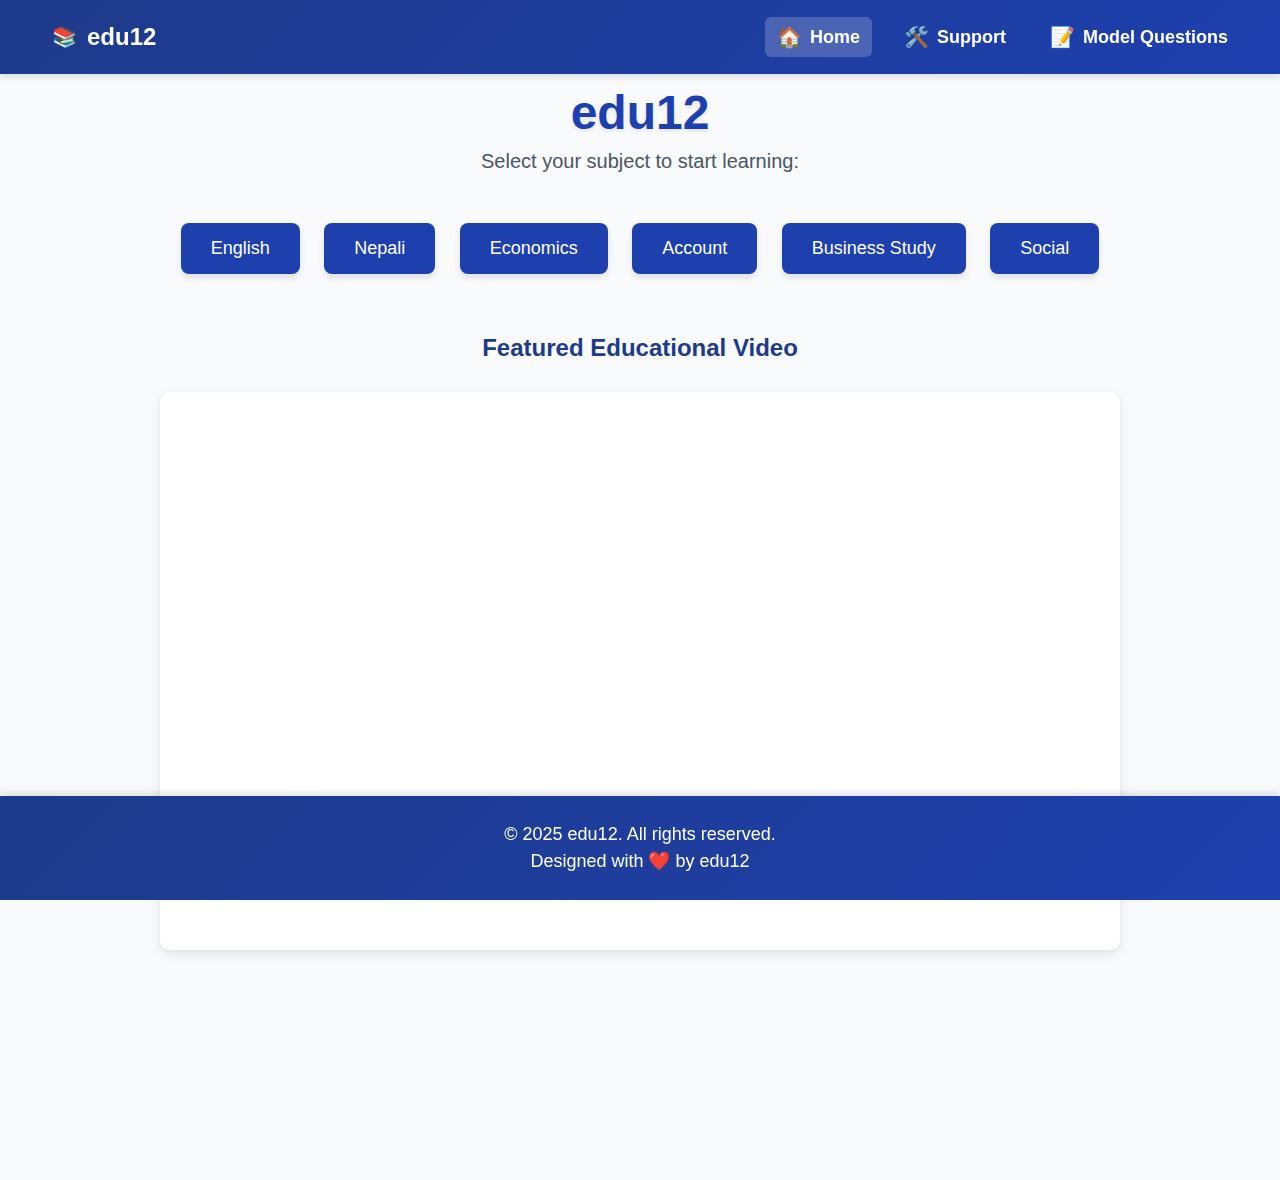
<file: index.html>
<!DOCTYPE html>
<html>
<head>
  <title>edu12 - Class 12 Study Portal</title>
  <meta name="viewport" content="width=device-width, initial-scale=1.0">
  <style>
    /* Reset and box-sizing */
    * {
      margin: 0;
      padding: 0;
      box-sizing: border-box;
    }

    body {
      font-family: 'Segoe UI', Arial, sans-serif;
      text-align: center;
      padding: 85px 15px 180px; /* adjusted top padding for nav height */
      background-color: #f8fafc;
      position: relative;
      min-height: 100vh;
      margin: 0;
    }
    h1 {
      color: #1e40af;
      font-size: 48px;
      margin-bottom: 10px;
      font-weight: 700;
      text-shadow: 0 2px 4px rgba(0,0,0,0.1);
    }
    p {
      font-size: 20px;
      margin-bottom: 40px;
      color: #4b5563;
    }
    .subjects {
      margin-top: 20px;
    }
    .subject-btn {
      background-color: #1e40af;
      color: white;
      border: none;
      padding: 15px 30px;
      margin: 10px;
      font-size: 18px;
      border-radius: 8px;
      cursor: pointer;
      transition: all 0.3s ease;
      text-decoration: none;
      display: inline-block;
      box-shadow: 0 4px 6px rgba(0,0,0,0.1);
    }
    .subject-btn:hover {
      background-color: #1e3a8a;
      transform: translateY(-2px);
      box-shadow: 0 6px 8px rgba(0,0,0,0.15);
    }

    /* Video section styling */
    .video-section {
      margin: 50px auto;
      max-width: 1000px;
      padding: 0 20px;
    }
    
    .video-container {
      background: white;
      border-radius: 10px;
      padding: 20px;
      box-shadow: 0 4px 12px rgba(0,0,0,0.1);
      margin-top: 30px;
    }
    
    .video-wrapper {
      position: relative;
      padding-bottom: 56.25%; /* 16:9 aspect ratio */
      height: 0;
      overflow: hidden;
      border-radius: 8px;
    }
    
    .video-wrapper iframe {
      position: absolute;
      top: 0;
      left: 0;
      width: 100%;
      height: 100%;
      border: none;
    }
    
    .video-title {
      font-size: 24px;
      margin-bottom: 15px;
      color: #1e3a8a;
    }

    /* Improved Navigation bar styling */
    nav {
      position: fixed;
      top: 0;
      left: 0;
      width: 100%;
      background: linear-gradient(135deg, #1e3a8a 0%, #1e40af 100%);
      display: flex;
      justify-content: center;
      padding: 15px 10px;
      box-shadow: 0 4px 6px rgba(0,0,0,0.1);
      z-index: 1000;
      overflow-x: auto;
    }
    
    .nav-container {
      display: flex;
      width: 100%;
      max-width: 1200px;
      justify-content: space-between;
      align-items: center;
    }
    
    .nav-logo {
      color: white;
      font-size: 24px;
      font-weight: bold;
      text-decoration: none;
      display: flex;
      align-items: center;
      gap: 10px;
    }
    
    .nav-links {
      display: flex;
      gap: 20px;
    }
    
    nav a {
      color: white;
      text-decoration: none;
      font-size: 18px;
      display: flex;
      align-items: center;
      gap: 8px;
      font-weight: 600;
      white-space: nowrap;
      transition: all 0.3s ease;
      padding: 8px 12px;
      border-radius: 6px;
    }
    
    nav a:hover {
      background-color: rgba(255,255,255,0.15);
      transform: translateY(-2px);
    }
    
    nav a.active {
      background-color: rgba(255,255,255,0.2);
    }
    
    nav a .icon {
      font-size: 20px;
    }

    /* Footer styling */
    footer {
      position: fixed;
      bottom: 0;
      left: 0;
      width: 100%;
      background: linear-gradient(135deg, #1e3a8a 0%, #1e40af 100%);
      color: white;
      padding: 25px 20px;
      font-size: 18px;
      text-align: center;
      box-shadow: 0 -4px 6px rgba(0,0,0,0.1);
      line-height: 1.5;
      font-weight: 500;
    }

    /* Responsive design */
    @media (max-width: 768px) {
      .nav-container {
        flex-direction: column;
        gap: 15px;
      }
      
      .nav-links {
        width: 100%;
        justify-content: center;
        flex-wrap: wrap;
      }
      
      .video-section {
        margin: 30px auto;
      }
    }
    
    @media (max-width: 480px) {
      h1 {
        font-size: 36px;
      }
      p {
        font-size: 16px;
      }
      .subject-btn {
        font-size: 16px;
        padding: 12px 20px;
        margin: 8px;
      }
      nav a {
        font-size: 16px;
        padding: 6px 10px;
      }
      footer {
        font-size: 16px;
        padding: 20px 15px;
      }
      .video-title {
        font-size: 20px;
      }
    }
  </style>
</head>
<body>

<nav>
  <div class="nav-container">
    <a href="index.html" class="nav-logo">
      <span class="icon">📚</span>
      <span>edu12</span>
    </a>
    <div class="nav-links">
      <a href="index.html" title="Home" class="active">
        <span class="icon">🏠</span>
        <span>Home</span>
      </a>
      <a href="support.html" title="Support">
        <span class="icon">🛠️</span>
        <span>Support</span>
      </a>
      <a href="model_questions.html" title="Model Question">
        <span class="icon">📝</span>
        <span>Model Questions</span>
      </a>
    </div>
  </div>
</nav>

  <h1>edu12</h1>
  <p>Select your subject to start learning:</p>

  <div class="subjects">
    <a href="English.html" class="subject-btn">English</a>
    <a href="nepali.html" class="subject-btn">Nepali</a>
    <a href="economics.html" class="subject-btn">Economics</a>
    <a href="account.html" class="subject-btn">Account</a>
    <a href="business_study.html" class="subject-btn">Business Study</a>
    <a href="social.html" class="subject-btn">Social</a>
  </div>

  <!-- Video Section -->
  <div class="video-section">
    <h2 class="video-title">Featured Educational Video</h2>
    <div class="video-container">
      <div class="video-wrapper">
        <iframe src="https://www.youtube.com/embed/pA5BVON9mWU" frameborder="0" allow="accelerometer; autoplay; clipboard-write; encrypted-media; gyroscope; picture-in-picture" allowfullscreen></iframe>
      </div>
    </div>
  </div>

  <footer>
    &copy; 2025 edu12. All rights reserved.<br>
    Designed with ❤️ by edu12
  </footer>

</body>
</html>
</file>
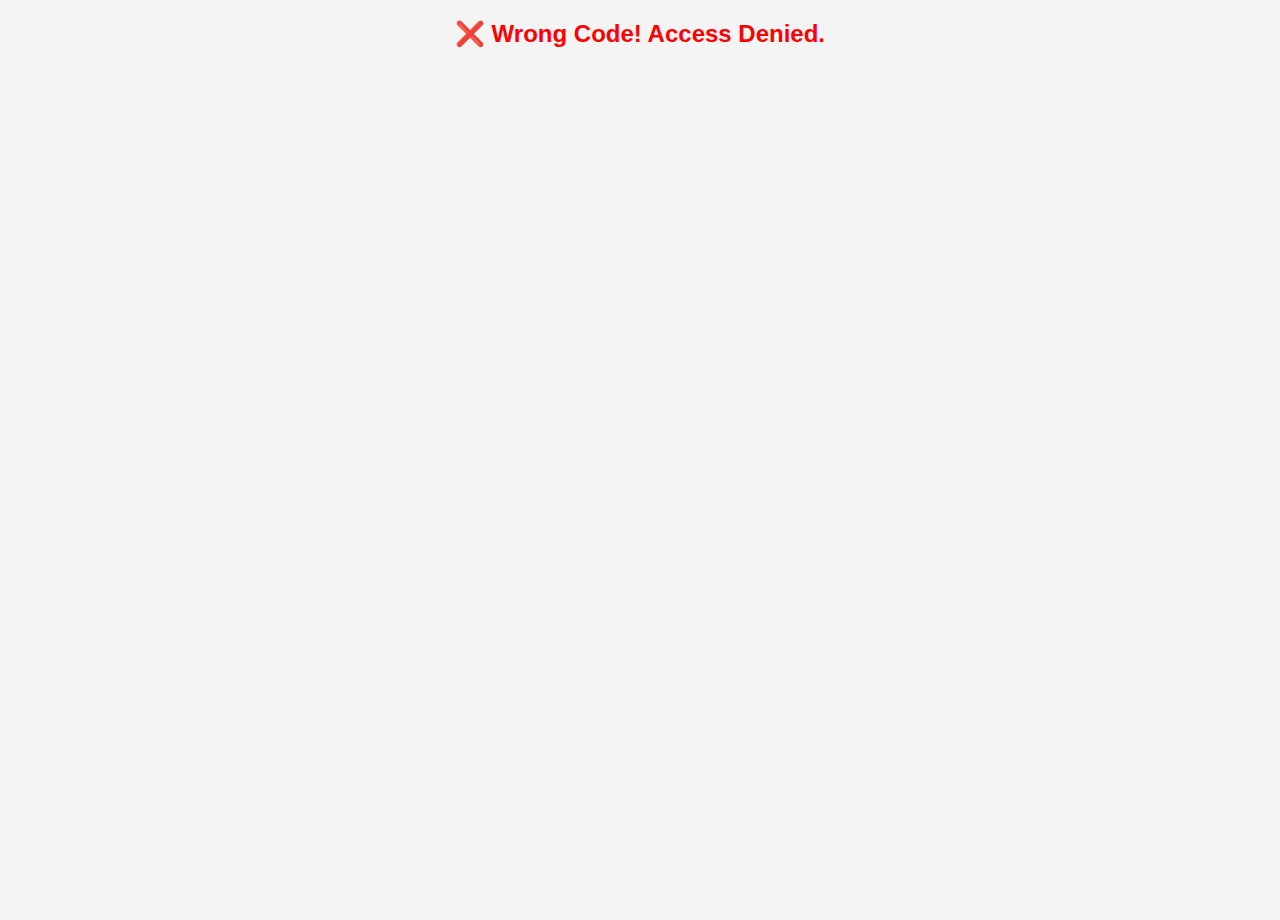
<file: account.html>
<!DOCTYPE html>
<html lang="en">
<head>
  <meta charset="UTF-8" />
  <meta name="viewport" content="width=device-width, initial-scale=1.0"/>
  <title>Account Page</title>
  <style>
    :root{--bg:#f4f4f4;--card:#fff}
    html,body{height:100%;margin:0;font-family:Arial,Helvetica,sans-serif;background:var(--bg)}
    .wrap{max-width:900px;margin:20px auto;padding:16px}
    #lock-screen{display:flex;flex-direction:column;gap:8px;align-items:center;justify-content:center;background:var(--card);padding:20px;border-radius:8px;box-shadow:0 2px 8px rgba(0,0,0,.08)}
    #code{padding:8px;font-size:16px;border:1px solid #ccc;border-radius:4px}
    #submit{padding:8px 12px;font-size:16px;border:none;background:#2b7cff;color:#fff;border-radius:4px;cursor:pointer}
    #msg{color:#b00;margin-top:6px}
    main#content{display:none;margin-top:16px;grid-template-columns:repeat(auto-fit,minmax(200px,1fr));gap:12px;align-items:start;display:grid}
    figure{margin:0;background:var(--card);padding:8px;border-radius:6px;box-shadow:0 2px 6px rgba(0,0,0,.06);display:flex;flex-direction:column;align-items:center}
    img.gallery{max-width:100%;height:auto;border-radius:6px;user-select:none;-webkit-user-drag:none}
    .protect-blur{filter:blur(18px) brightness(.8);transition:filter .18s ease}
    *{ -webkit-user-select: none; user-select: none; }
  </style>
</head>
<body>
  <div class="wrap">
    <div id="lock-screen" aria-live="polite">
      <h2>Protected Gallery</h2>
      <div>Enter access code to view images</div>
      <input id="code" type="password" placeholder="Enter access code" aria-label="access code" />
      <div style="display:flex;gap:8px">
        <button id="submit">Unlock</button>
        <button id="use-demo" type="button">Demo</button>
      </div>
      <div id="msg" role="status"></div>
    </div>

  <main id="content" aria-hidden="true">
  <figure><img class="gallery" src="Screenshot_2025-08-21-08-08-13-84.jpg" alt="Photo 1"></figure>
  <figure><img class="gallery" src="Screenshot_2025-08-21-08-08-16-67.jpg" alt="Photo 2"></figure>
  <figure><img class="gallery" src="Screenshot_2025-08-21-08-08-19-21.jpg" alt="Photo 3"></figure>
  <figure><img class="gallery" src="Screenshot_2025-08-21-08-08-25-13.jpg" alt="Photo 4"></figure>
  <figure><img class="gallery" src="Screenshot_2025-08-21-08-08-30-42.jpg" alt="Photo 5"></figure>
  <figure><img class="gallery" src="Screenshot_2025-08-21-08-08-35-61.jpg" alt="Photo 6"></figure>
  <figure><img class="gallery" src="Screenshot_2025-08-21-08-08-40-41.jpg" alt="Photo 7"></figure>
  <figure><img class="gallery" src="Screenshot_2025-08-21-08-08-43-82.jpg" alt="Photo 8"></figure>
  <figure><img class="gallery" src="Screenshot_2025-08-21-08-08-48-75.jpg" alt="Photo 9"></figure>
  <figure><img class="gallery" src="Screenshot_2025-08-21-08-08-52-05.jpg" alt="Photo 10"></figure>
  <figure><img class="gallery" src="Screenshot_2025-08-21-08-08-55-41.jpg" alt="Photo 11"></figure>
  <figure><img class="gallery" src="Screenshot_2025-08-21-08-08-58-30.jpg" alt="Photo 12"></figure>
  <figure><img class="gallery" src="Screenshot_2025-08-21-08-09-03-91.jpg" alt="Photo 13"></figure>
  <figure><img class="gallery" src="Screenshot_2025-08-21-08-09-06-78.jpg" alt="Photo 14"></figure>
  <figure><img class="gallery" src="Screenshot_2025-08-21-08-09-12-05.jpg" alt="Photo 15"></figure>
  <figure><img class="gallery" src="Screenshot_2025-08-21-08-09-14-98.jpg" alt="Photo 16"></figure>
  <figure><img class="gallery" src="Screenshot_2025-08-21-08-09-19-29.jpg" alt="Photo 17"></figure>
  <figure><img class="gallery" src="Screenshot_2025-08-21-08-09-21-81.jpg" alt="Photo 18"></figure>
  <figure><img class="gallery" src="Screenshot_2025-08-21-08-09-24-49.jpg" alt="Photo 19"></figure>
  <figure><img class="gallery" src="Screenshot_2025-08-21-08-09-26-98.jpg" alt="Photo 20"></figure>
  <figure><img class="gallery" src="Screenshot_2025-08-21-08-09-29-35.jpg" alt="Photo 21"></figure>
  <figure><img class="gallery" src="Screenshot_2025-08-21-08-09-33-49.jpg" alt="Photo 22"></figure>
  <figure><img class="gallery" src="Screenshot_2025-08-21-08-09-35-86.jpg" alt="Photo 23"></figure>
  <figure><img class="gallery" src="Screenshot_2025-08-21-08-09-38-42.jpg" alt="Photo 24"></figure>
  <figure><img class="gallery" src="Screenshot_2025-08-21-08-09-41-38.jpg" alt="Photo 25"></figure>
  <figure><img class="gallery" src="Screenshot_2025-08-21-08-09-46-03.jpg" alt="Photo 26"></figure>
  <figure><img class="gallery" src="Screenshot_2025-08-21-08-09-48-81.jpg" alt="Photo 27"></figure>
</main>
  <script>
  // 👉 अपना सही code यहाँ डालो
  const correctCode = "nepaliboy";  

  let userCode = prompt("🔒 Enter 7 digit access code:");

  if (userCode !== correctCode) {
    document.body.innerHTML = "<h2 style='color:red; text-align:center;'>❌ Wrong Code! Access Denied.</h2>";
  }
  </script>
<script>
    const correctCode = "nepaliboy"; // बदलना हो तो यहाँ बदलें

    const lock = document.getElementById('lock-screen');
    const content = document.getElementById('content');
    const input = document.getElementById('code');
    const msg = document.getElementById('msg');
    const submit = document.getElementById('submit');
    const demo = document.getElementById('use-demo');

    function showContent() {
      lock.style.display = 'none';
      content.style.display = 'grid';
      content.setAttribute('aria-hidden','false');
      content.classList.remove('protect-blur');
    }

    function deny(reason){
      msg.textContent = reason || 'Access Denied';
      input.value = '';
      input.focus();
    }

    submit.addEventListener('click', ()=>{
      const val = input.value || '';
      if(val === correctCode){
        showContent();
      } else {
        deny('Wrong code. Try again.');
      }
    });

    input.addEventListener('keydown', (e)=>{
      if(e.key === 'Enter') submit.click();
    });

    demo.addEventListener('click', ()=>{
      deny('Demo mode disabled for production.');
    });

    // Disable right-click
    document.addEventListener('contextmenu', e => e.preventDefault());

    // Block common shortcuts and PrintScreen handling
    document.addEventListener('keydown', function(e){
      if(e.key === 'F12' || (e.ctrlKey && e.shiftKey && ['I','i','J','j','C','c'].includes(e.key)) ){
        e.preventDefault(); return false;
      }
      if(e.ctrlKey && (e.key === 'p' || e.key === 'P' || e.key === 's' || e.key === 'S' || e.key === 'u' || e.key === 'U')){
        e.preventDefault(); return false;
      }
      if(e.key === 'PrintScreen' || e.keyCode === 44){
        e.preventDefault();
        try{
          if(navigator.clipboard && navigator.clipboard.writeText) {
            navigator.clipboard.writeText('Screenshot blocked').catch(()=>{});
          }
        }catch(err){}
        content.classList.add('protect-blur');
        setTimeout(()=>content.classList.remove('protect-blur'), 800);
      }
    });

    // Blur/visibility protection
    function protectOnHidden(){
      if(content.style.display !== 'none'){
        content.classList.add('protect-blur');
      }
    }
    function unprotectOnVisible(){
      content.classList.remove('protect-blur');
    }
    document.addEventListener('visibilitychange', ()=>{
      if(document.hidden) protectOnHidden(); else unprotectOnVisible();
    });
    window.addEventListener('blur', protectOnHidden);
    window.addEventListener('focus', unprotectOnVisible);

    // Prevent dragging images
    document.querySelectorAll('img.gallery').forEach(img=>{
      img.draggable = false;
      img.addEventListener('dragstart', e=> e.preventDefault());
    });
  </script>

</body>
  </html>
</file>
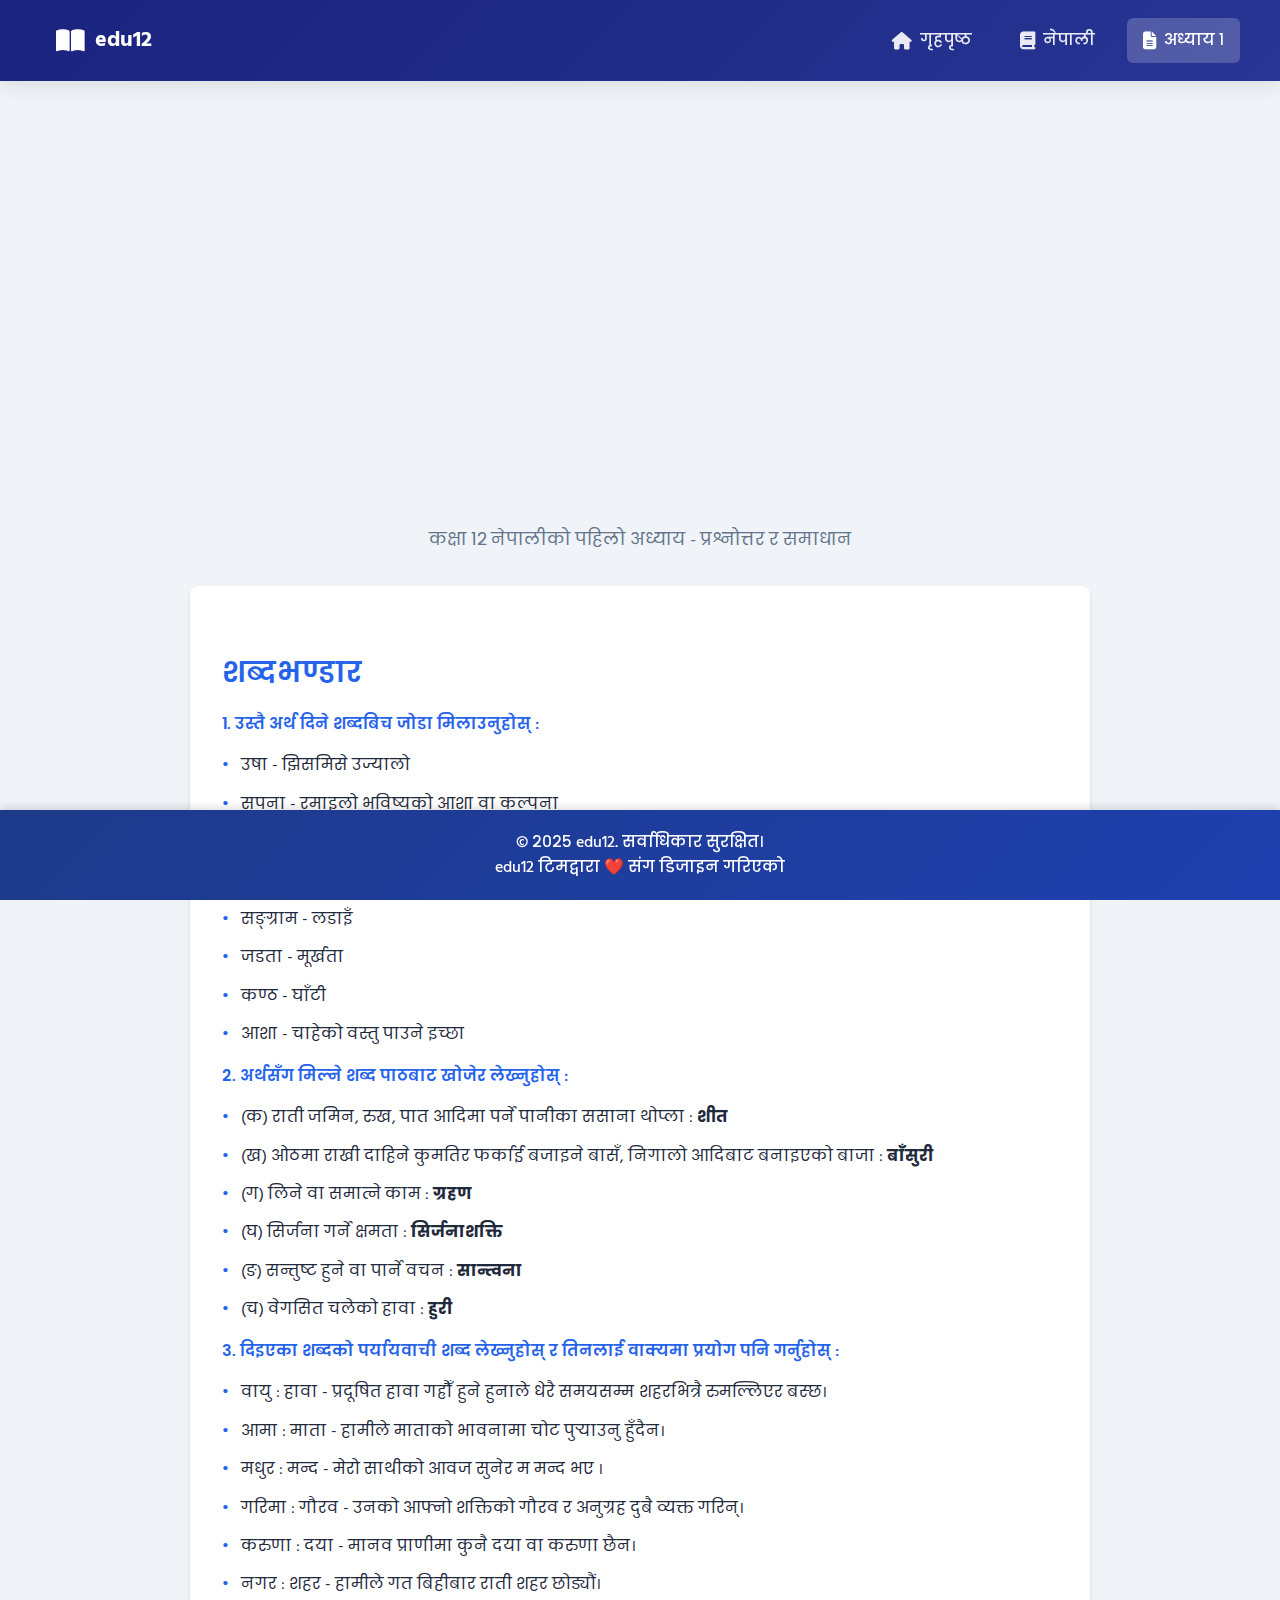
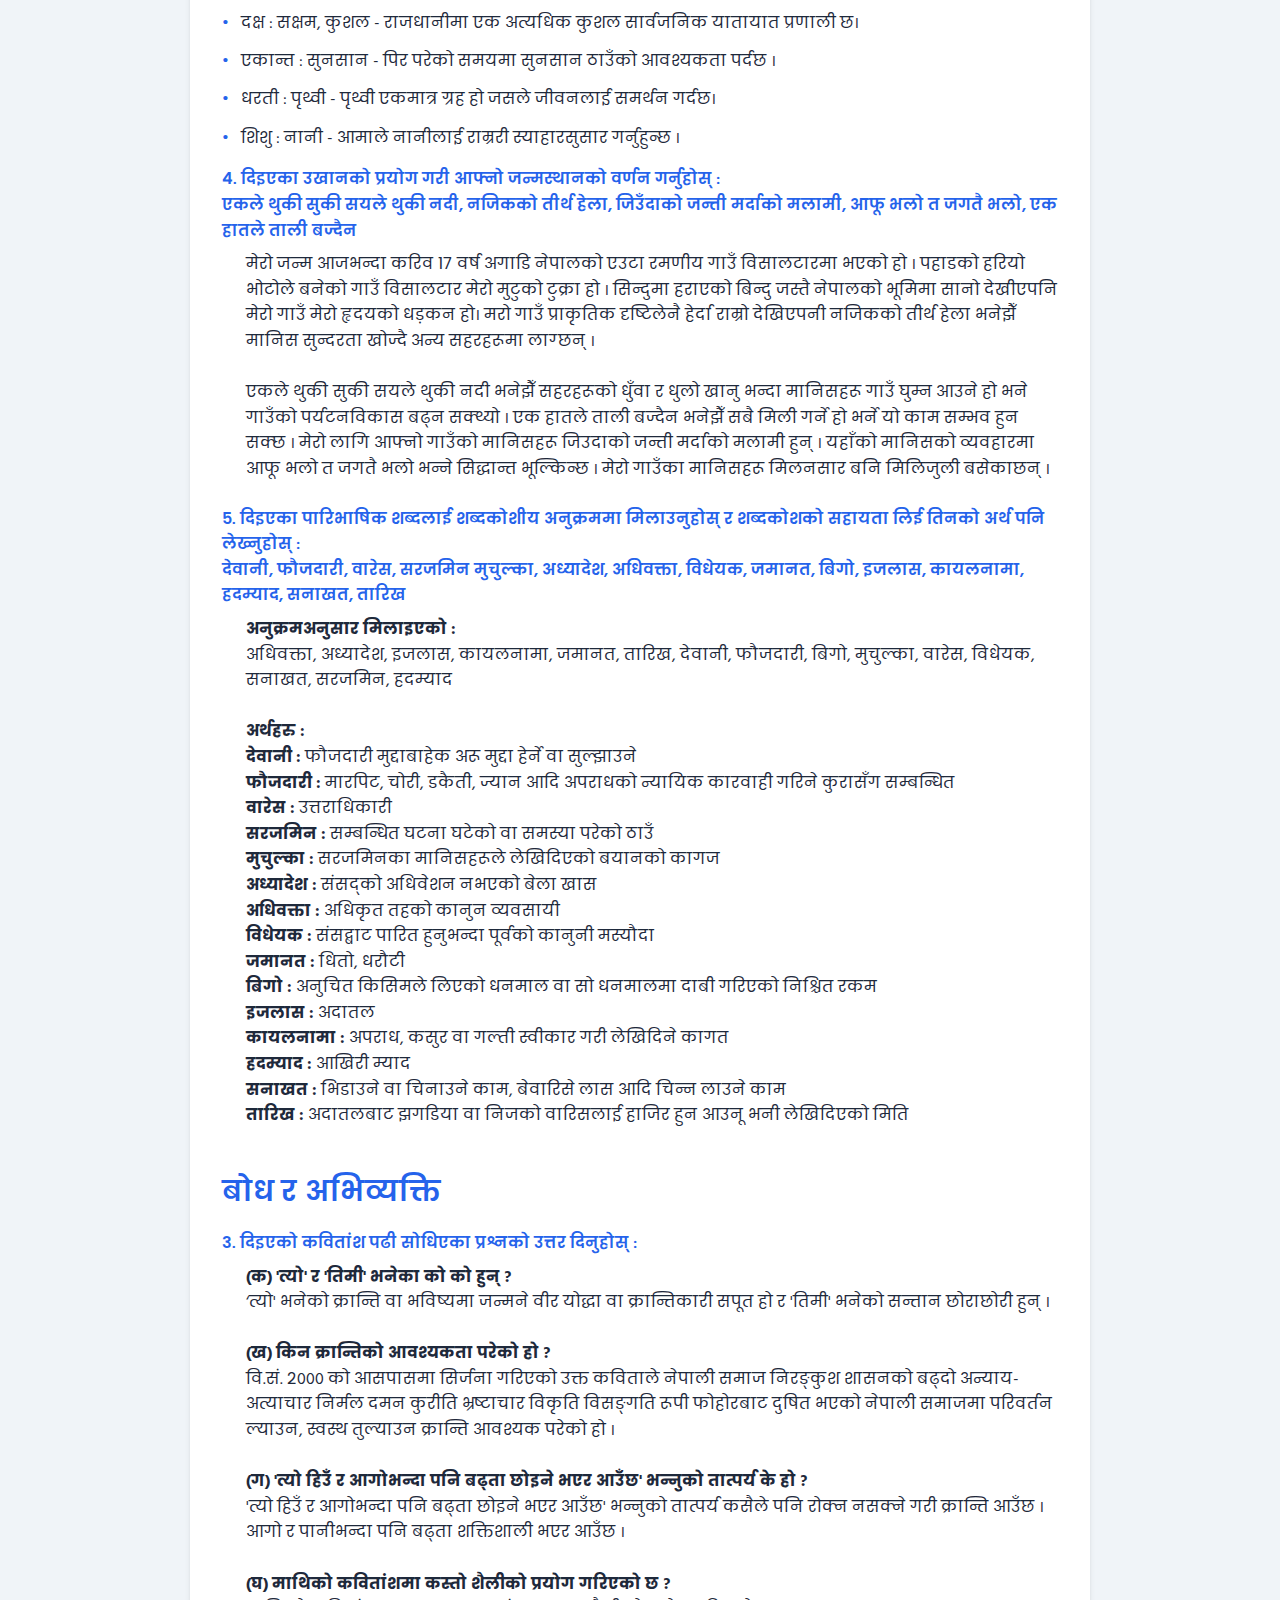
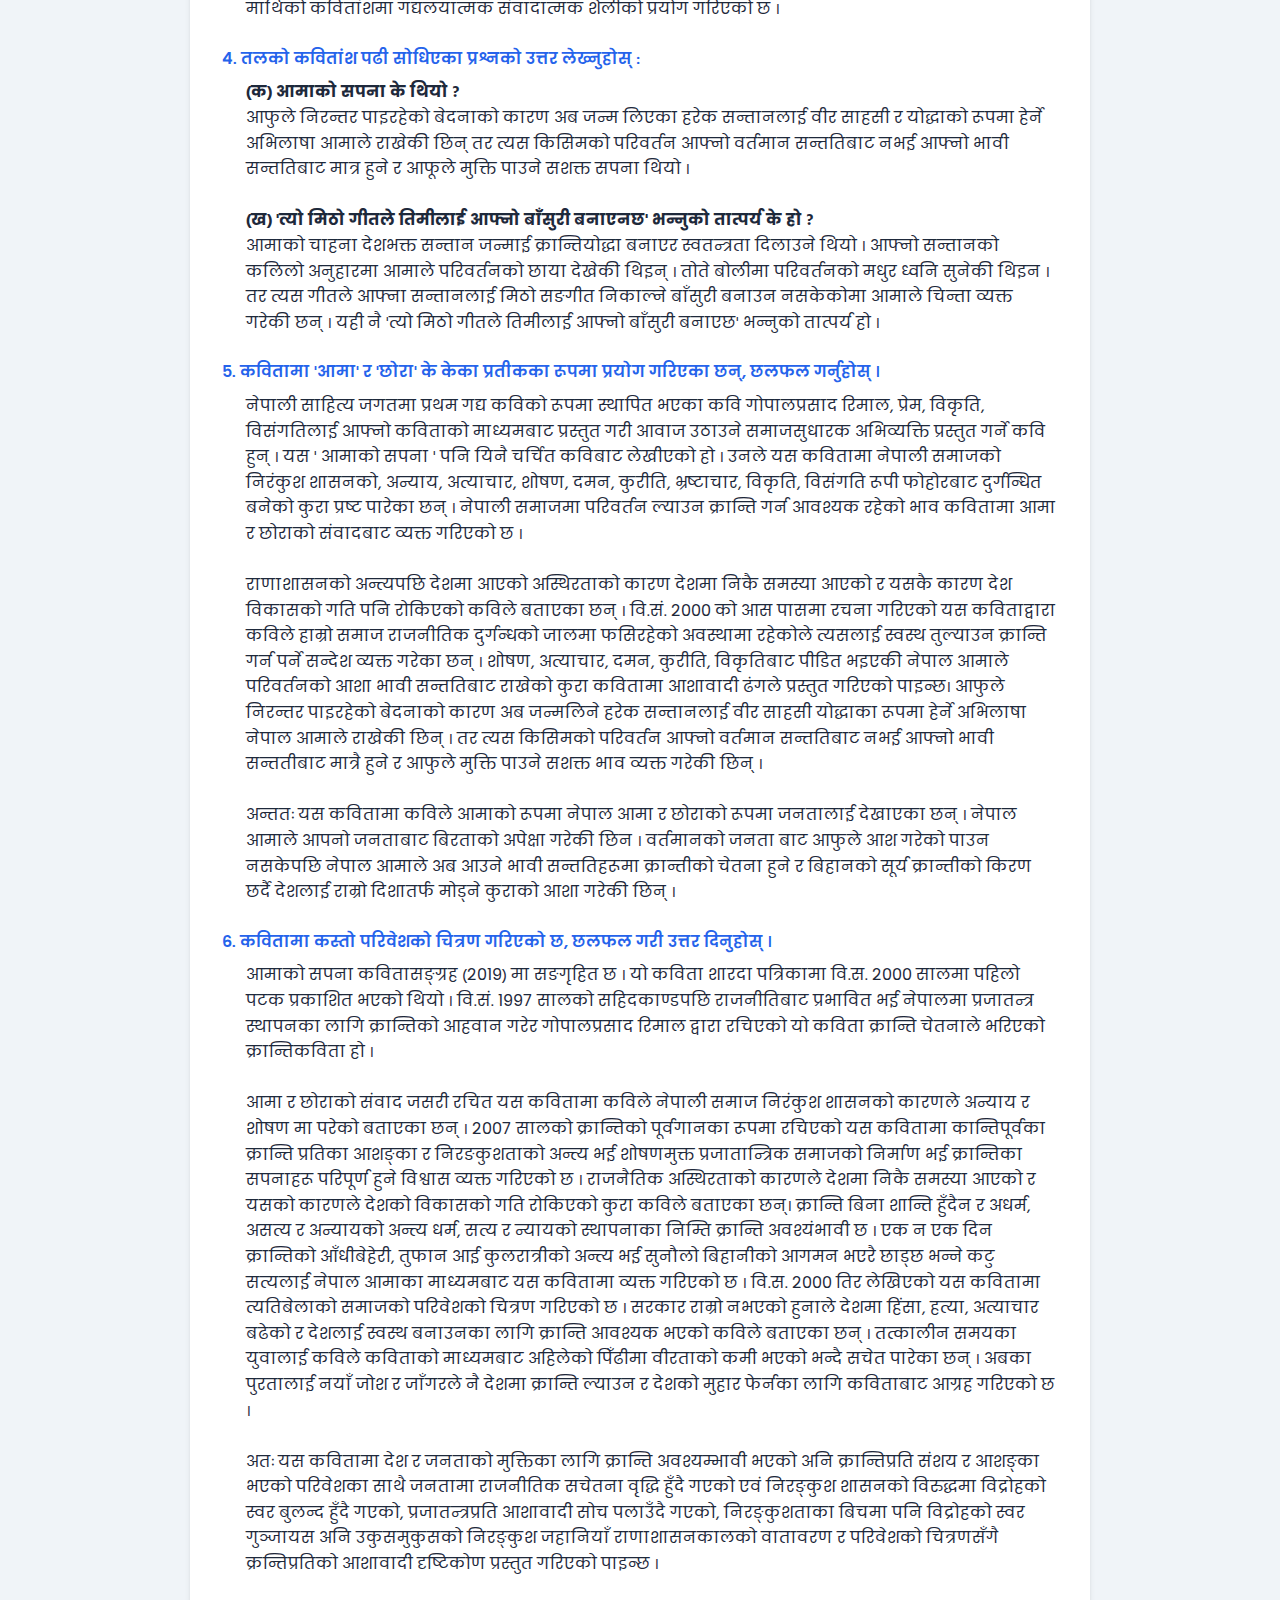
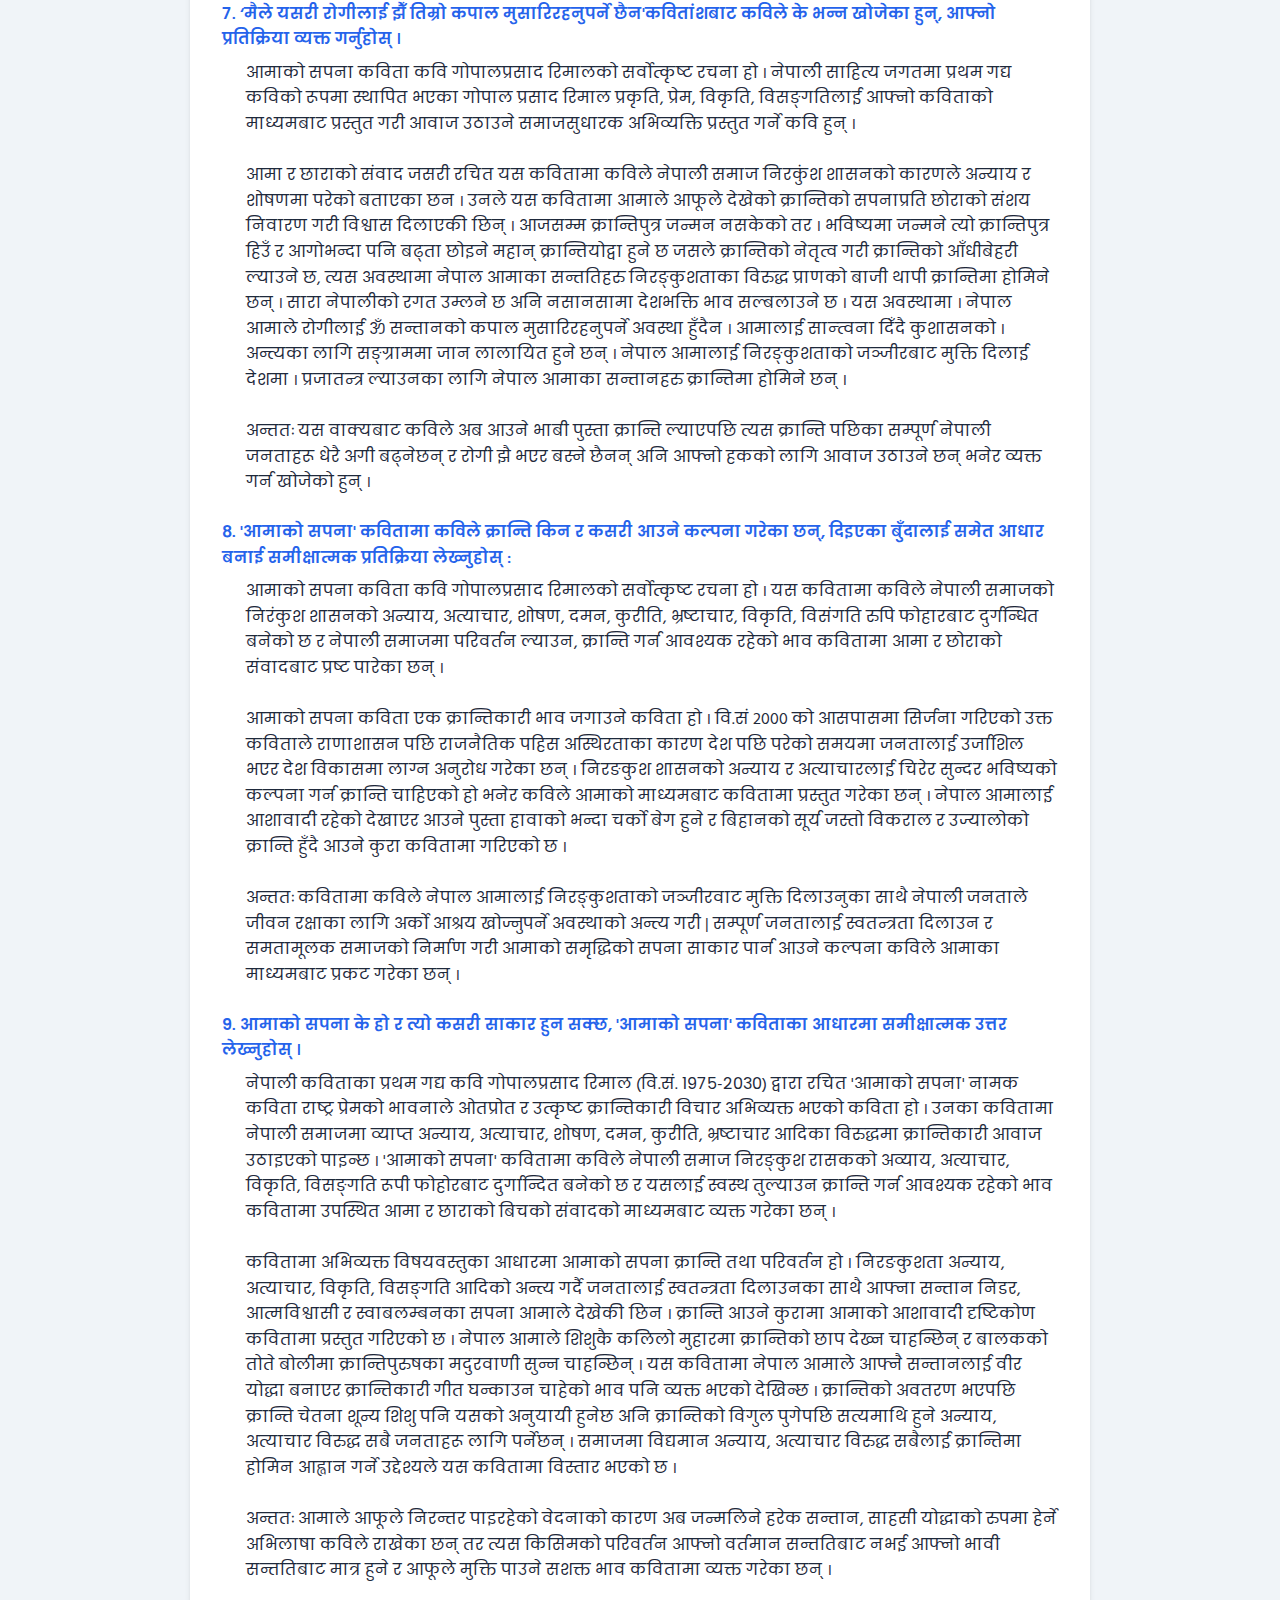
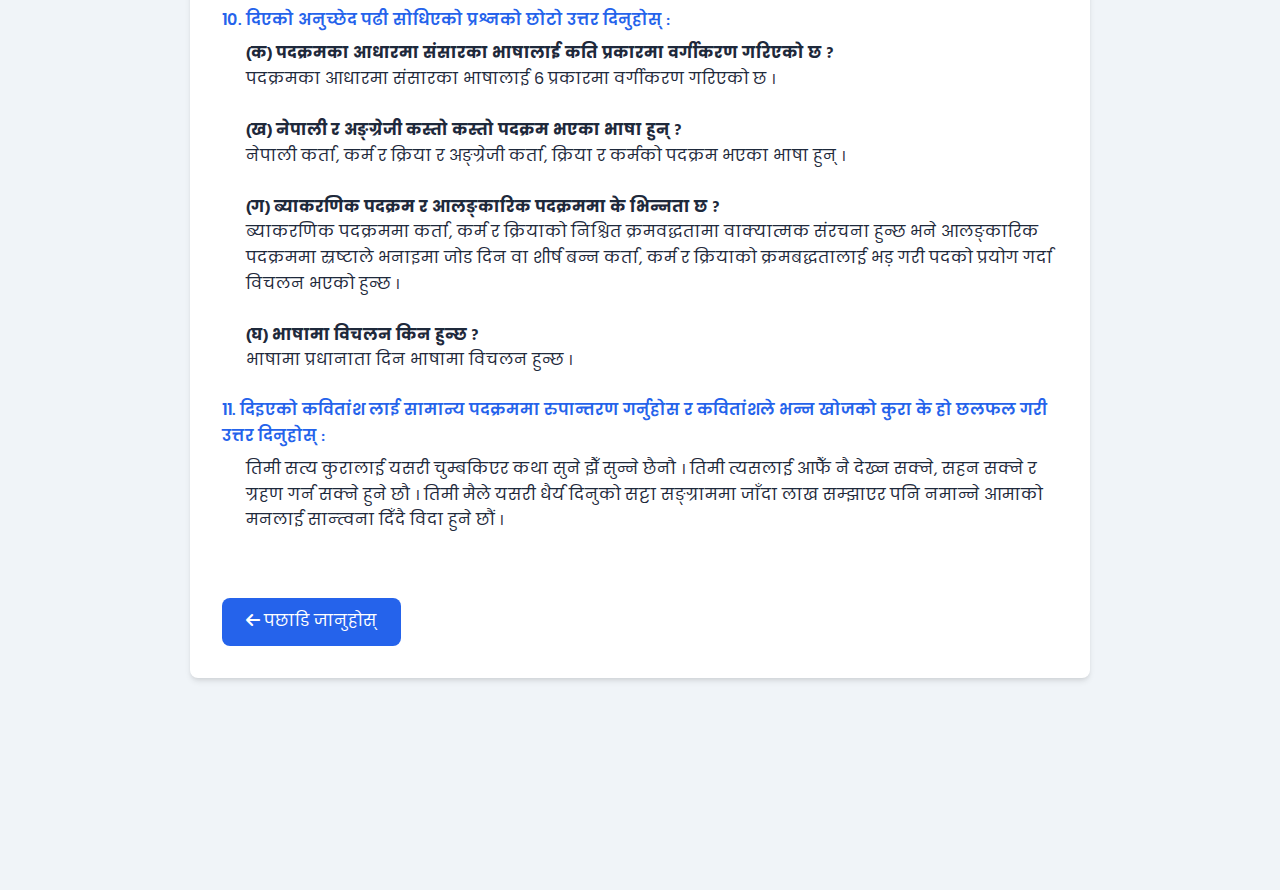
<file: chapter1.html>
<!DOCTYPE html>
<html lang="ne">
<head>
  <meta charset="UTF-8">
  <title>आमाको सपना - कक्षा १२ नेपाली - edu12</title>
  <meta name="viewport" content="width=device-width, initial-scale=1.0">
  <meta name="description" content="कक्षा १२ नेपालीको पहिलो अध्याय आमाको सपना">
  <link rel="preconnect" href="https://fonts.googleapis.com">
  <link rel="preconnect" href="https://fonts.gstatic.com" crossorigin>
  <link href="https://fonts.googleapis.com/css2?family=Poppins:wght@400;500;600;700&family=Hind+Siliguri:wght@400;500;600;700&display=swap" rel="stylesheet">
  <link rel="stylesheet" href="https://cdnjs.cloudflare.com/ajax/libs/font-awesome/6.4.0/css/all.min.css">
  <style>
    :root {
      --primary-color: #2563eb;
      --primary-hover: #1d4ed8;
      --secondary-color: #f0f4f8;
      --text-color: #1e293b;
      --light-text: #64748b;
      --white: #ffffff;
      --shadow: 0 4px 6px -1px rgba(0, 0, 0, 0.1), 0 2px 4px -1px rgba(0, 0, 0, 0.06);
      --transition: all 0.3s cubic-bezier(0.4, 0, 0.2, 1);
    }

    * {
      margin: 0;
      padding: 0;
      box-sizing: border-box;
    }

    body {
      font-family: 'Hind Siliguri', 'Poppins', Arial, sans-serif;
      text-align: center;
      padding: 0 15px 180px;
      background-color: var(--secondary-color);
      position: relative;
      min-height: 100vh;
      margin: 0;
      color: var(--text-color);
      line-height: 1.6;
    }

    h1 {
      color: var(--primary-color);
      font-size: 2.5rem;
      margin: 1.5rem 0 1rem;
      font-weight: 700;
    }

    h2 {
      color: var(--primary-color);
      font-size: 1.8rem;
      margin: 2rem 0 1rem;
      font-weight: 600;
    }

    h3 {
      color: var(--primary-color);
      font-size: 1.5rem;
      margin: 1.5rem 0 1rem;
      font-weight: 600;
    }

    .page-description {
      font-size: 1.1rem;
      margin-bottom: 2rem;
      color: var(--light-text);
      max-width: 700px;
      margin-left: auto;
      margin-right: auto;
      margin-top: 35%;
    }

    .content-container {
      max-width: 900px;
      margin: 2rem auto;
      padding: 0 1rem;
      text-align: left;
      background-color: var(--white);
      border-radius: 0.5rem;
      padding: 2rem;
      box-shadow: var(--shadow);
    }

    .section {
      margin-bottom: 2.5rem;
    }

    .question {
      font-weight: 600;
      margin-bottom: 0.5rem;
      color: var(--primary-color);
    }

    .answer {
      margin-bottom: 1.5rem;
      padding-left: 1.5rem;
    }

    .vocabulary-list {
      list-style-type: none;
      margin: 1rem 0;
    }

    .vocabulary-list li {
      margin-bottom: 0.8rem;
      position: relative;
      padding-left: 1.2rem;
    }

    .vocabulary-list li:before {
      content: "•";
      color: var(--primary-color);
      position: absolute;
      left: 0;
      font-weight: bold;
    }

    .back-btn {
      display: inline-block;
      background-color: var(--primary-color);
      color: var(--white);
      padding: 0.7rem 1.5rem;
      border-radius: 0.5rem;
      text-decoration: none;
      margin-top: 1.5rem;
      transition: var(--transition);
    }

    .back-btn:hover {
      background-color: var(--primary-hover);
      transform: translateY(-2px);
    }

    /* Modern Navigation Bar */
    nav {
      position: fixed;
      top: 0;
      left: 0;
      width: 100%;
      background: linear-gradient(135deg, #1a237e 0%, #283593 100%);
      box-shadow: 0 4px 20px rgba(0,0,0,0.1);
      z-index: 1000;
      padding: 0.8rem 1rem;
    }

    .nav-container {
      display: flex;
      max-width: 1200px;
      margin: 0 auto;
      justify-content: space-between;
      align-items: center;
    }

    .nav-logo {
      color: white;
      font-size: 1.4rem;
      font-weight: 700;
      text-decoration: none;
      display: flex;
      align-items: center;
      gap: 0.6rem;
      transition: all 0.3s ease;
    }

    .nav-logo:hover {
      transform: translateY(-2px);
    }

    .nav-logo i {
      font-size: 1.6rem;
    }

    .nav-links {
      display: flex;
      gap: 1rem;
    }

    nav a {
      color: rgba(255,255,255,0.9);
      text-decoration: none;
      font-size: 1rem;
      font-weight: 500;
      padding: 0.6rem 1rem;
      border-radius: 6px;
      transition: all 0.3s ease;
      display: flex;
      align-items: center;
      gap: 0.5rem;
      position: relative;
      overflow: hidden;
    }

    nav a::before {
      content: '';
      position: absolute;
      bottom: 0;
      left: 0;
      width: 0;
      height: 2px;
      background-color: white;
      transition: width 0.3s ease;
    }

    nav a:hover {
      color: white;
      background-color: rgba(255,255,255,0.1);
    }

    nav a:hover::before {
      width: 100%;
    }

    nav a.active {
      color: white;
      background-color: rgba(255,255,255,0.2);
    }

    nav a i {
      font-size: 1.1rem;
    }

    /* Footer */
    footer {
      position: fixed;
      bottom: 0;
      left: 0;
      width: 100%;
      background: linear-gradient(135deg, #1e3a8a 0%, #1e40af 100%);
      color: var(--white);
      padding: 1.2rem;
      text-align: center;
      box-shadow: 0 -4px 6px rgba(0,0,0,0.1);
      font-weight: 500;
    }

    .footer-content {
      max-width: 1200px;
      margin: 0 auto;
    }

    /* Responsive */
    @media (max-width: 768px) {
      h1 {
        font-size: 2rem;
      }

      h2 {
        font-size: 1.5rem;
      }

      h3 {
        font-size: 1.3rem;
      }

      .nav-container {
        flex-direction: column;
        gap: 0.8rem;
        padding: 0.5rem;
      }

      .nav-links {
        width: 100%;
        justify-content: center;
        flex-wrap: wrap;
        gap: 0.8rem;
      }
      
      .page-description {
        margin-top: 45%;
      }

      .content-container {
        padding: 1.5rem;
      }
    }

    @media (max-width: 480px) {
      body {
        padding: 0 10px 150px;
      }

      h1 {
        font-size: 1.8rem;
        margin: 1rem 0;
      }

      footer {
        padding: 1rem;
        font-size: 0.9rem;
      }
      
      .page-description {
        margin-top: 55%;
      }

      .content-container {
        padding: 1rem;
      }
    }
  </style>
</head>
<body>

<nav>
  <div class="nav-container">
    <a href="index.html" class="nav-logo">
      <i class="fas fa-book-open"></i>
      <span>edu12</span>
    </a>
    <div class="nav-links">
      <a href="homepage.html" title="गृहपृष्ठ">
        <i class="fas fa-home"></i>
        <span>गृहपृष्ठ</span>
      </a>
      <a href="nepali.html" title="नेपाली">
        <i class="fas fa-book"></i>
        <span>नेपाली</span>
      </a>
      <a href="chapter1.html" title="आमाको सपना" class="active">
        <i class="fas fa-file-alt"></i>
        <span>अध्याय १</span>
      </a>
    </div>
  </div>
</nav>

<main>
  <h1>आमाको सपना</h1>
  <p class="page-description">कक्षा १२ नेपालीको पहिलो अध्याय - प्रश्नोत्तर र समाधान</p>

  <div class="content-container">
    <div class="section">
      <h2>शब्दभण्डार</h2>
      
      <div class="question">१. उस्तै अर्थ दिने शब्दबिच जोडा मिलाउनुहोस् :</div>
      <ul class="vocabulary-list">
        <li>उषा - झिसमिसे उज्यालो</li>
        <li>सपना - रमाइलो भविष्यको आशा वा कल्पना</li>
        <li>यौवन - युवा अवस्था</li>
        <li>कलिलो - कलकलाउँदो</li>
        <li>सङ्ग्राम - लडाइँ</li>
        <li>जडता - मूर्खता</li>
        <li>कण्ठ - घाँटी</li>
        <li>आशा - चाहेको वस्तु पाउने इच्छा</li>
      </ul>
      
      <div class="question">२. अर्थसँग मिल्ने शब्द पाठबाट खोजेर लेख्नुहोस् :</div>
      <ul class="vocabulary-list">
        <li>(क) राती जमिन, रुख, पात आदिमा पर्ने पानीका ससाना थोप्ला : <strong>शीत</strong></li>
        <li>(ख) ओठमा राखी दाहिने कुमतिर फर्काई बजाइने बासँ, निगालो आदिबाट बनाइएको बाजा : <strong>बाँसुरी</strong></li>
        <li>(ग) लिने वा समात्ने काम : <strong>ग्रहण</strong></li>
        <li>(घ) सिर्जना गर्ने क्षमता : <strong>सिर्जनाशक्ति</strong></li>
        <li>(ङ) सन्तुष्ट हुने वा पार्ने वचन : <strong>सान्त्वना</strong></li>
        <li>(च) वेगसित चलेको हावा : <strong>हुरी</strong></li>
      </ul>
      
      <div class="question">३. दिइएका शब्दको पर्यायवाची शब्द लेख्नुहोस् र तिनलाई वाक्यमा प्रयोग पनि गर्नुहोस् :</div>
      <ul class="vocabulary-list">
        <li>वायु : हावा - प्रदूषित हावा गह्रौँ हुने हुनाले धेरै समयसम्म शहरभित्रै रुमल्लिएर बस्छ।</li>
        <li>आमा : माता - हामीले माताको भावनामा चोट पुर्‍याउनु हुँदैन।</li>
        <li>मधुर : मन्द - मेरो साथीको आवज सुनेर म मन्द भए ।</li>
        <li>गरिमा : गौरव - उनको आफ्नो शक्तिको गौरव र अनुग्रह दुबै व्यक्त गरिन्।</li>
        <li>करुणा : दया - मानव प्राणीमा कुनै दया वा करुणा छैन।</li>
        <li>नगर : शहर - हामीले गत बिहीबार राती शहर छोड्यौं।</li>
        <li>दक्ष : सक्षम, कुशल - राजधानीमा एक अत्यधिक कुशल सार्वजनिक यातायात प्रणाली छ।</li>
        <li>एकान्त : सुनसान - पिर परेको समयमा सुनसान ठाउँको आवश्यकता पर्दछ ।</li>
        <li>धरती : पृथ्वी - पृथ्वी एकमात्र ग्रह हो जसले जीवनलाई समर्थन गर्दछ।</li>
        <li>शिशु : नानी - आमाले नानीलाई राम्ररी स्याहारसुसार गर्नुहुन्छ ।</li>
      </ul>
      
      <div class="question">४. दिइएका उखानको प्रयोग गरी आफ्नो जन्मस्थानको वर्णन गर्नुहोस् :<br>
      एकले थुकी सुकी सयले थुकी नदी, नजिकको तीर्थ हेला, जिउँदाको जन्ती मर्दाको मलामी, आफू भलो त जगतै भलो, एक हातले ताली बज्दैन</div>
      <div class="answer">
        मेरो जन्म आजभन्दा करिव १७ वर्ष अगाडि नेपालको एउटा रमणीय गाउँ विसालटारमा भएको हो । पहाडको हरियो भोटोले बनेको गाउँ विसालटार मेरो मुटुको टुक्रा हो । सिन्दुमा हराएको बिन्दु जस्तै नेपालको भूमिमा सानो देखीएपनि मेरो गाउँ मेरो हृदयको धड़कन हो। मरो गाउँ प्राकृतिक दृष्टिलेनै हेर्दा राम्रो देखिएपनी नजिकको तीर्थ हेला भनेझैँ मानिस सुन्दरता खोज्दै अन्य सहरहरूमा लाग्छन् ।<br><br>
        एकले थुकी सुकी सयले थुकी नदी भनेझैँ सहरहरूको धुँवा र धुलो खानु भन्दा मानिसहरू गाउँ घुम्न आउने हो भने गाउँको पर्यटनविकास बढ्न सक्थ्यो । एक हातले ताली बज्दैन भनेझैँ सबै मिली गर्ने हो भर्ने यो काम सम्भव हुन सक्छ । मेरो लागि आफ्नो गाउँको मानिसहरू जिउदाको जन्ती मर्दाको मलामी हुन् । यहाँको मानिसको व्यवहारमा आफू भलो त जगतै भलो भन्ने सिद्धान्त भूल्किन्छ । मेरो गाउँका मानिसहरू मिलनसार बनि मिलिजुली बसेकाछन् ।
      </div>
      
      <div class="question">५. दिइएका पारिभाषिक शब्दलाई शब्दकोशीय अनुक्रममा मिलाउनुहोस् र शब्दकोशको सहायता लिई तिनको अर्थ पनि लेख्नुहोस् :<br>
      देवानी, फौजदारी, वारेस, सरजमिन मुचुल्का, अध्यादेश, अधिवक्ता, विधेयक, जमानत, बिगो, इजलास, कायलनामा, हदम्याद, सनाखत, तारिख</div>
      <div class="answer">
        <strong>अनुक्रमअनुसार मिलाइएको :</strong><br>
        अधिवक्ता, अध्यादेश, इजलास, कायलनामा, जमानत, तारिख, देवानी, फौजदारी, बिगो, मुचुल्का, वारेस, विधेयक, सनाखत, सरजमिन, हदम्याद<br><br>
        
        <strong>अर्थहरु :</strong><br>
        <strong>देवानी :</strong> फौजदारी मुद्दाबाहेक अरू मुद्दा हेर्ने वा सुल्झाउने<br>
        <strong>फौजदारी :</strong> मारपिट, चोरी, डकैती, ज्यान आदि अपराधको न्यायिक कारवाही गरिने कुरासँग सम्बन्धित<br>
        <strong>वारेस :</strong> उत्तराधिकारी<br>
        <strong>सरजमिन :</strong> सम्बन्धित घटना घटेको वा समस्या परेको ठाउँ<br>
        <strong>मुचुल्का :</strong> सरजमिनका मानिसहरूले लेखिदिएको बयानको कागज<br>
        <strong>अध्यादेश :</strong> संसद्को अधिवेशन नभएको बेला खास<br>
        <strong>अधिवक्ता :</strong> अधिकृत तहको कानुन व्यवसायी<br>
        <strong>विधेयक :</strong> संसद्बाट पारित हुनुभन्दा पूर्वको कानुनी मस्यौदा<br>
        <strong>जमानत :</strong> धितो, धरौटी<br>
        <strong>बिगो :</strong> अनुचित किसिमले लिएको धनमाल वा सो धनमालमा दाबी गरिएको निश्चित रकम<br>
        <strong>इजलास :</strong> अदातल<br>
        <strong>कायलनामा :</strong> अपराध, कसुर वा गल्ती स्वीकार गरी लेखिदिने कागत<br>
        <strong>हदम्याद :</strong> आखिरी म्याद<br>
        <strong>सनाखत :</strong> भिडाउने वा चिनाउने काम, बेवारिसे लास आदि चिन्न लाउने काम<br>
        <strong>तारिख :</strong> अदातलबाट झगडिया वा निजको वारिसलाई हाजिर हुन आउनू भनी लेखिदिएको मिति
      </div>
    </div>
    
    <div class="section">
      <h2>बोध र अभिव्यक्ति</h2>
      
      <div class="question">३. दिइएको कवितांश पढी सोधिएका प्रश्नको उत्तर दिनुहोस् :</div>
      <div class="answer">
        <strong>(क) 'त्यो' र 'तिमी' भनेका को को हुन् ?</strong><br>
        ‘त्यो' भनेको क्रान्ति वा भविष्यमा जन्मने वीर योद्धा वा क्रान्तिकारी सपूत हो र 'तिमी' भनेको सन्तान छोराछोरी हुन् ।<br><br>
        
        <strong>(ख) किन क्रान्तिको आवश्यकता परेको हो ?</strong><br>
        वि.सं. २000 को आसपासमा सिर्जना गरिएको उक्त कविताले नेपाली समाज निरङ्कुश शासनको बढ्दो अन्याय-अत्याचार निर्मल दमन कुरीति भ्रष्टाचार विकृति विसङ्गति रूपी फोहोरबाट दुषित भएको नेपाली समाजमा परिवर्तन ल्याउन, स्वस्थ तुल्याउन क्रान्ति आवश्यक परेको हो ।<br><br>
        
        <strong>(ग) 'त्यो हिउँ र आगोभन्दा पनि बढ्ता छोइने भएर आउँछ' भन्नुको तात्पर्य के हो ?</strong><br>
        'त्यो हिउँ र आगोभन्दा पनि बढ्ता छोइने भएर आउँछ' भन्नुको तात्पर्य कसैले पनि रोक्न नसक्ने गरी क्रान्ति आउँछ । आगो र पानीभन्दा पनि बढ्ता शक्तिशाली भएर आउँछ ।<br><br>
        
        <strong>(घ) माथिको कवितांशमा कस्तो शैलीको प्रयोग गरिएको छ ?</strong><br>
        माथिको कवितांशमा गद्यलयात्मक संवादात्मक शैलीको प्रयोग गरिएको छ ।
      </div>
      
      <div class="question">४. तलको कवितांश पढी सोधिएका प्रश्नको उत्तर लेख्नुहोस् :</div>
      <div class="answer">
        <strong>(क) आमाको सपना के थियो ?</strong><br>
        आफुले निरन्तर पाइरहेको बेदनाको कारण अब जन्म लिएका हरेक सन्तानलाई वीर साहसी र योद्धाको रूपमा हेर्ने अभिलाषा आमाले राखेकी छिन् तर त्यस किसिमको परिवर्तन आफ्नो वर्तमान सन्ततिबाट नभई आफ्नो भावी सन्ततिबाट मात्र हुने र आफूले मुक्ति पाउने सशक्त सपना थियो ।<br><br>
        
        <strong>(ख) 'त्यो मिठो गीतले तिमीलाई आफ्नो बाँसुरी बनाएनछ' भन्नुको तात्पर्य के हो ?</strong><br>
        आमाको चाहना देशभक्त सन्तान जन्माई क्रान्तियोद्धा बनाएर स्वतन्त्रता दिलाउने थियो । आफ्नो सन्तानको कलिलो अनुहारमा आमाले परिवर्तनको छाया देखेकी थिइन् । तोते बोलीमा परिवर्तनको मधुर ध्वनि सुनेकी थिइन । तर त्यस गीतले आफ्ना सन्तानलाई मिठो सङगीत निकाल्ने बाँसुरी बनाउन नसकेकोमा आमाले चिन्ता व्यक्त गरेकी छन् । यही नै 'त्यो मिठो गीतले तिमीलाई आफ्नो बाँसुरी बनाएछ' भन्नुको तात्पर्य हो ।
      </div>
      
      <div class="question">५. कवितामा 'आमा' र 'छोरा' के केका प्रतीकका रूपमा प्रयोग गरिएका छन्, छलफल गर्नुहोस् ।</div>
      <div class="answer">
        नेपाली साहित्य जगतमा प्रथम गद्य कविको रूपमा स्थापित भएका कवि गोपालप्रसाद रिमाल, प्रेम, विकृति, विसंगतिलाई आफ्नो कविताको माध्यमबाट प्रस्तुत गरी आवाज उठाउने समाजसुधारक अभिव्यक्ति प्रस्तुत गर्ने कवि हुन् । यस ' आमाको सपना ' पनि यिनै चर्चित कविबाट लेखीएको हो । उनले यस कवितामा नेपाली समाजको निरंकुश शासनको, अन्याय, अत्याचार, शोषण, दमन, कुरीति, भ्रष्टाचार, विकृति, विसंगति रूपी फोहोरबाट दुर्गन्धित बनेको कुरा प्रष्ट पारेका छन् । नेपाली समाजमा परिवर्तन ल्याउन क्रान्ति गर्न आवश्यक रहेको भाव कवितामा आमा र छोराको संवादबाट व्यक्त गरिएको छ ।<br><br>
        राणाशासनको अन्त्यपछि देशमा आएको अस्थिरताको कारण देशमा निकै समस्या आएको र यसकै कारण देश विकासको गति पनि रोकिएको कविले बताएका छन् । वि.सं. २००० को आस पासमा रचना गरिएको यस कविताद्वारा कविले हाम्रो समाज राजनीतिक दुर्गन्धको जालमा फसिरहेको अवस्थामा रहेकोले त्यसलाई स्वस्थ तुल्याउन क्रान्ति गर्न पर्ने सन्देश व्यक्त गरेका छन् । शोषण, अत्याचार, दमन, कुरीति, विकृतिबाट पीडित भइएकी नेपाल आमाले परिवर्तनको आशा भावी सन्ततिबाट राखेको कुरा कवितामा आशावादी ढंगले प्रस्तुत गरिएको पाइन्छ। आफुले निरन्तर पाइरहेको बेदनाको कारण अब जन्मलिने हरेक सन्तानलाई वीर साहसी योद्धाका रूपमा हेर्ने अभिलाषा नेपाल आमाले राखेकी छिन् । तर त्यस किसिमको परिवर्तन आफ्नो वर्तमान सन्ततिबाट नभई आफ्नो भावी सन्ततीबाट मात्रै हुने र आफुले मुक्ति पाउने सशक्त भाव व्यक्त गरेकी छिन् ।<br><br>
        अन्ततः यस कवितामा कविले आमाको रूपमा नेपाल आमा र छोराको रूपमा जनतालाई देखाएका छन् । नेपाल आमाले आपनो जनताबाट बिरताको अपेक्षा गरेकी छिन । वर्तमानको जनता बाट आफुले आश गरेको पाउन नसकेपछि नेपाल आमाले अब आउने भावी सन्ततिहरूमा क्रान्तीको चेतना हुने र बिहानको सूर्य क्रान्तीको किरण छर्दै देशलाई राम्रो दिशातर्फ मोड्ने कुराको आशा गरेकी छिन् ।
      </div>
      
      <div class="question">६. कवितामा कस्तो परिवेशको चित्रण गरिएको छ, छलफल गरी उत्तर दिनुहोस् ।</div>
      <div class="answer">
        आमाको सपना कवितासङ्ग्रह (२०१९) मा सङगृहित छ । यो कविता शारदा पत्रिकामा वि.स. २००० सालमा पहिलो पटक प्रकाशित भएको थियो । वि.सं. १९९७ सालको सहिदकाण्डपछि राजनीतिबाट प्रभावित भई नेपालमा प्रजातन्त्र स्थापनका लागि क्रान्तिको आहवान गरेर गोपालप्रसाद रिमाल द्वारा रचिएको यो कविता क्रान्ति चेतनाले भरिएको क्रान्तिकविता हो ।<br><br>
        आमा र छोराको संवाद जसरी रचित यस कवितामा कविले नेपाली समाज निरंकुश शासनको कारणले अन्याय र शोषण मा परेको बताएका छन् । २००७ सालको क्रान्तिको पूर्वगानका रूपमा रचिएको यस कवितामा कान्तिपूर्वका क्रान्ति प्रतिका आशङ्का र निरङकुशताको अन्त्य भई शोषणमुक्त प्रजातान्त्रिक समाजको निर्माण भई क्रान्तिका सपनाहरू परिपूर्ण हुने विश्वास व्यक्त गरिएको छ । राजनैतिक अस्थिरताको कारणले देशमा निकै समस्या आएको र यसको कारणले देशको विकासको गति रोकिएको कुरा कविले बताएका छन्। क्रान्ति बिना शान्ति हुँदैन र अधर्म, असत्य र अन्यायको अन्त्य धर्म, सत्य र न्यायको स्थापनाका निम्ति क्रान्ति अवश्यंभावी छ । एक न एक दिन क्रान्तिको आँधीबेहेरी, तुफान आई कुलरात्रीको अन्त्य भई सुनौलो बिहानीको आगमन भएरै छाड्छ भन्ने कटु सत्यलाई नेपाल आमाका माध्यमबाट यस कवितामा व्यक्त गरिएको छ । वि.स. २००० तिर लेखिएको यस कवितामा त्यतिबेलाको समाजको परिवेशको चित्रण गरिएको छ । सरकार राम्रो नभएको हुनाले देशमा हिंसा, हत्या, अत्याचार बढेको र देशलाई स्वस्थ बनाउनका लागि क्रान्ति आवश्यक भएको कविले बताएका छन् । तत्कालीन समयका युवालाई कविले कविताको माध्यमबाट अहिलेको पिँढीमा वीरताको कमी भएको भन्दै सचेत पारेका छन् । अबका पुरतालाई नयाँ जोश र जाँगरले नै देशमा क्रान्ति ल्याउन र देशको मुहार फेर्नका लागि कविताबाट आग्रह गरिएको छ ।<br><br>
        अतः यस कवितामा देश र जनताको मुक्तिका लागि क्रान्ति अवश्यम्भावी भएको अनि क्रान्तिप्रति संशय र आशङ्का भएको परिवेशका साथै जनतामा राजनीतिक सचेतना वृद्धि हुँदै गएको एवं निरङ्कुश शासनको विरुद्धमा विद्रोहको स्वर बुलन्द हुँदै गएको, प्रजातन्त्रप्रति आशावादी सोच पलाउँदै गएको, निरङ्कुशताका बिचमा पनि विद्रोहको स्वर गुञ्जायस अनि उकुसमुकुसको निरङ्कुश जहानियाँ राणाशासनकालको वातावरण र परिवेशको चित्रणसँगै क्रन्तिप्रतिको आशावादी दृष्टिकोण प्रस्तुत गरिएको पाइन्छ ।
      </div>
      
      <div class="question">७. ‘मैले यसरी रोगीलाई झैँ तिम्रो कपाल मुसारिरहनुपर्ने छैन'कवितांशबाट कविले के भन्न खोजेका हुन्, आफ्नो प्रतिक्रिया व्यक्त गर्नुहोस् ।</div>
      <div class="answer">
        आमाको सपना कविता कवि गोपालप्रसाद रिमालको सर्वोत्कृष्ट रचना हो । नेपाली साहित्य जगतमा प्रथम गद्य कविको रूपमा स्थापित भएका गोपाल प्रसाद रिमाल प्रकृति, प्रेम, विकृति, विसङ्गतिलाई आफ्नो कविताको माध्यमबाट प्रस्तुत गरी आवाज उठाउने समाजसुधारक अभिव्यक्ति प्रस्तुत गर्ने कवि हुन् ।<br><br>
        आमा र छाराको संवाद जसरी रचित यस कवितामा कविले नेपाली समाज निरकुंश शासनको कारणले अन्याय र शोषणमा परेको बताएका छन । उनले यस कवितामा आमाले आफूले देखेको क्रान्तिको सपनाप्रति छोराको संशय निवारण गरी विश्वास दिलाएकी छिन् । आजसम्म क्रान्तिपुत्र जन्मन नसकेको तर । भविष्यमा जन्मने त्यो क्रान्तिपुत्र हिउँ र आगोभन्दा पनि बढ्ता छोइने महान् क्रान्तियोद्वा हुने छ जसले क्रान्तिको नेतृत्व गरी क्रान्तिको आँधीबेहरी ल्याउने छ, त्यस अवस्थामा नेपाल आमाका सन्ततिहरु निरङ्कुशताका विरुद्ध प्राणको बाजी थापी क्रान्तिमा होमिने छन् । सारा नेपालीको रगत उम्लने छ अनि नसानसामा देशभक्ति भाव सल्बलाउने छ । यस अवस्थामा । नेपाल आमाले रोगीलाई ॐ सन्तानको कपाल मुसारिरहनुपर्ने अवस्था हुँदैन । आमालाई सान्त्वना दिँदै कुशासनको । अन्त्यका लागि सङ्ग्राममा जान लालायित हुने छन् । नेपाल आमालाई निरङ्कुशताको जञ्जीरबाट मुक्ति दिलाई देशमा । प्रजातन्त्र ल्याउनका लागि नेपाल आमाका सन्तानहरु क्रान्तिमा होमिने छन् ।<br><br>
        अन्ततः यस वाक्यबाट कविले अब आउने भाबी पुस्ता क्रान्ति ल्याएपछि त्यस क्रान्ति पछिका सम्पूर्ण नेपाली जनताहरू धेरै अगी बढ्नेछन् र रोगी झै भएर बस्ने छैनन् अनि आफ्नो हकको लागि आवाज उठाउने छन् भनेर व्यक्त गर्न खोजेको हुन् ।
      </div>
      
      <div class="question">८. 'आमाको सपना' कवितामा कविले क्रान्ति किन र कसरी आउने कल्पना गरेका छन्, दिइएका बुँदालाई समेत आधार बनाई समीक्षात्मक प्रतिक्रिया लेख्नुहोस् :</div>
      <div class="answer">
        आमाको सपना कविता कवि गोपालप्रसाद रिमालको सर्वोत्कृष्ट रचना हो । यस कवितामा कविले नेपाली समाजको निरंकुश शासनको अन्याय, अत्याचार, शोषण, दमन, कुरीति, भ्रष्टाचार, विकृति, विसंगति रुपि फोहारबाट दुर्गन्धित बनेको छ र नेपाली समाजमा परिवर्तन ल्याउन, क्रान्ति गर्न आवश्यक रहेको भाव कवितामा आमा र छोराको संवादबाट प्रष्ट पारेका छन् ।<br><br>
        आमाको सपना कविता एक क्रान्तिकारी भाव जगाउने कविता हो । वि.सं 2000 को आसपासमा सिर्जना गरिएको उक्त कविताले राणाशासन पछि राजनैतिक पहिस अस्थिरताका कारण देश पछि परेको समयमा जनतालाई उर्जाशिल भएर देश विकासमा लाग्न अनुरोध गरेका छन् । निरङकुश शासनको अन्याय र अत्याचारलाई चिरेर सुन्दर भविष्यको कल्पना गर्न क्रान्ति चाहिएको हो भनेर कविले आमाको माध्यमबाट कवितामा प्रस्तुत गरेका छन् । नेपाल आमालाई आशावादी रहेको देखाएर आउने पुस्ता हावाको भन्दा चर्को बेग हुने र बिहानको सूर्य जस्तो विकराल र उज्यालोको क्रान्ति हुँदै आउने कुरा कवितामा गरिएको छ ।<br><br>
        अन्ततः कवितामा कविले नेपाल आमालाई निरङ्कुशताको जञ्जीरवाट मुक्ति दिलाउनुका साथै नेपाली जनताले जीवन रक्षाका लागि अर्को आश्रय खोज्नुपर्ने अवस्थाको अन्त्य गरी | सम्पूर्ण जनतालाई स्वतन्त्रता दिलाउन र समतामूलक समाजको निर्माण गरी आमाको समृद्धिको सपना साकार पार्न आउने कल्पना कविले आमाका माध्यमबाट प्रकट गरेका छन् ।
      </div>
      
      <div class="question">९. आमाको सपना के हो र त्यो कसरी साकार हुन सक्छ, 'आमाको सपना' कविताका आधारमा समीक्षात्मक उत्तर लेख्नुहोस् ।</div>
      <div class="answer">
        नेपाली कविताका प्रथम गद्य कवि गोपालप्रसाद रिमाल (वि.सं. १९७५-२०३०) द्वारा रचित 'आमाको सपना' नामक कविता राष्ट्र प्रेमको भावनाले ओतप्रोत र उत्कृष्ट क्रान्तिकारी विचार अभिव्यक्त भएको कविता हो । उनका कवितामा नेपाली समाजमा व्याप्त अन्याय, अत्याचार, शोषण, दमन, कुरीति, भ्रष्टाचार आदिका विरुद्धमा क्रान्तिकारी आवाज उठाइएको पाइन्छ । 'आमाको सपना' कवितामा कविले नेपाली समाज निरङ्कुश रासकको अव्याय, अत्याचार, विकृति, विसङ्गति रूपी फोहोरबाट दुर्गान्दित बनेको छ र यसलाई स्वस्थ तुल्याउन क्रान्ति गर्न आवश्यक रहेको भाव कवितामा उपस्थित आमा र छाराको बिचको संवादको माध्यमबाट व्यक्त गरेका छन् ।<br><br>
        कवितामा अभिव्यक्त विषयवस्तुका आधारमा आमाको सपना क्रान्ति तथा परिवर्तन हो । निरङकुशता अन्याय, अत्याचार, विकृति, विसङ्गति आदिको अन्त्य गर्दै जनतालाई स्वतन्त्रता दिलाउनका साथै आफ्ना सन्तान निडर, आत्मविश्वासी र स्वाबलम्बनका सपना आमाले देखेकी छिन । क्रान्ति आउने कुरामा आमाको आशावादी दृष्टिकोण कवितामा प्रस्तुत गरिएको छ । नेपाल आमाले शिशुकै कलिलो मुहारमा क्रान्तिको छाप देख्न चाहन्छिन् र बालकको तोते बोलीमा क्रान्तिपुरुषका मदुरवाणी सुन्न चाहन्छिन् । यस कवितामा नेपाल आमाले आफ्नै सन्तानलाई वीर योद्धा बनाएर क्रान्तिकारी गीत घन्काउन चाहेको भाव पनि व्यक्त भएको देखिन्छ । क्रान्तिको अवतरण भएपछि क्रान्ति चेतना शून्य शिशु पनि यसको अनुयायी हुनेछ अनि क्रान्तिको विगुल पुगेपछि सत्यमाथि हुने अन्याय, अत्याचार विरुद्ध सबै जनताहरू लागि पर्नेछन् । समाजमा विद्यमान अन्याय, अत्याचार विरुद्ध सबैलाई क्रान्तिमा होमिन आह्वान गर्ने उद्देश्यले यस कवितामा विस्तार भएको छ ।<br><br>
        अन्ततः आमाले आफूले निरन्तर पाइरहेको वेदनाको कारण अब जन्मलिने हरेक सन्तान, साहसी योद्धाको रुपमा हेर्ने अभिलाषा कविले राखेका छन् तर त्यस किसिम‌को परिवर्तन आफ्नो वर्तमान सन्ततिबाट नभई आफ्नो भावी सन्ततिबाट मात्र हुने र आफूले मुक्ति पाउने सशक्त भाव कवितामा व्यक्त गरेका छन् ।
      </div>
      
      <div class="question">१०. दिएको अनुच्छेद पढी सोधिएको प्रश्नको छोटो उत्तर दिनुहोस् :</div>
      <div class="answer">
        <strong>(क) पदक्रमका आधारमा संसारका भाषालाई कति प्रकारमा वर्गीकरण गरिएको छ ?</strong><br>
        पदक्रमका आधारमा संसारका भाषालाई ६ प्रकारमा वर्गीकरण गरिएको छ ।<br><br>
        
        <strong>(ख) नेपाली र अङ्ग्रेजी कस्तो कस्तो पदक्रम भएका भाषा हुन् ?</strong><br>
        नेपाली कर्ता, कर्म र क्रिया र अङ्ग्रेजी कर्ता, क्रिया र कर्मको पदक्रम भएका भाषा हुन् ।<br><br>
        
        <strong>(ग) ब्याकरणिक पदक्रम र आलङ्कारिक पदक्रममा के भिन्नता छ ?</strong><br>
        ब्याकरणिक पदक्रममा कर्ता, कर्म र क्रियाको निश्चित क्रमवद्धतामा वाक्यात्मक संरचना हुन्छ भने आलङ्कारिक पदक्रममा स्रष्टाले भनाइमा जोड दिन वा शीर्ष बन्न कर्ता, कर्म र क्रियाको क्रमबद्धतालाई भड़ गरी पदको प्रयोग गर्दा विचलन भएको हुन्छ ।<br><br>
        
        <strong>(घ) भाषामा विचलन किन हुन्छ ?</strong><br>
        भाषामा प्रधानाता दिन भाषामा विचलन हुन्छ ।
      </div>
      
      <div class="question">११. दिइएको कवितांश लाई सामान्य पदक्रममा रुपान्तरण गर्नुहोस र कवितांशले भन्न खोजको कुरा के हो छलफल गरी उत्तर दिनुहोस् :</div>
      <div class="answer">
        तिमी सत्य कुरालाई यसरी चुम्बकिएर कथा सुने झैँ सुन्ने छैनौ । तिमी त्यसलाई आफैँ नै देख्न सक्ने, सहन सक्ने र ग्रहण गर्न सक्ने हुने छौ । तिमी मैले यसरी धैर्य दिनुको सट्टा सङ्ग्राममा जाँदा लाख सम्झाएर पनि नमान्ने आमाको मनलाई सान्त्वना दिँदै विदा हुने छौं ।
      </div>
    </div>
    
    <a href="nepali.html" class="back-btn"><i class="fas fa-arrow-left"></i> पछाडि जानुहोस्</a>
  </div>
</main>

<footer>
  <div class="footer-content">
    &copy; २०२५ edu12. सर्वाधिकार सुरक्षित।<br>
    edu12 टिमद्वारा ❤️ संग डिजाइन गरिएको
  </div>
</footer>

</body>
</html>
</file>
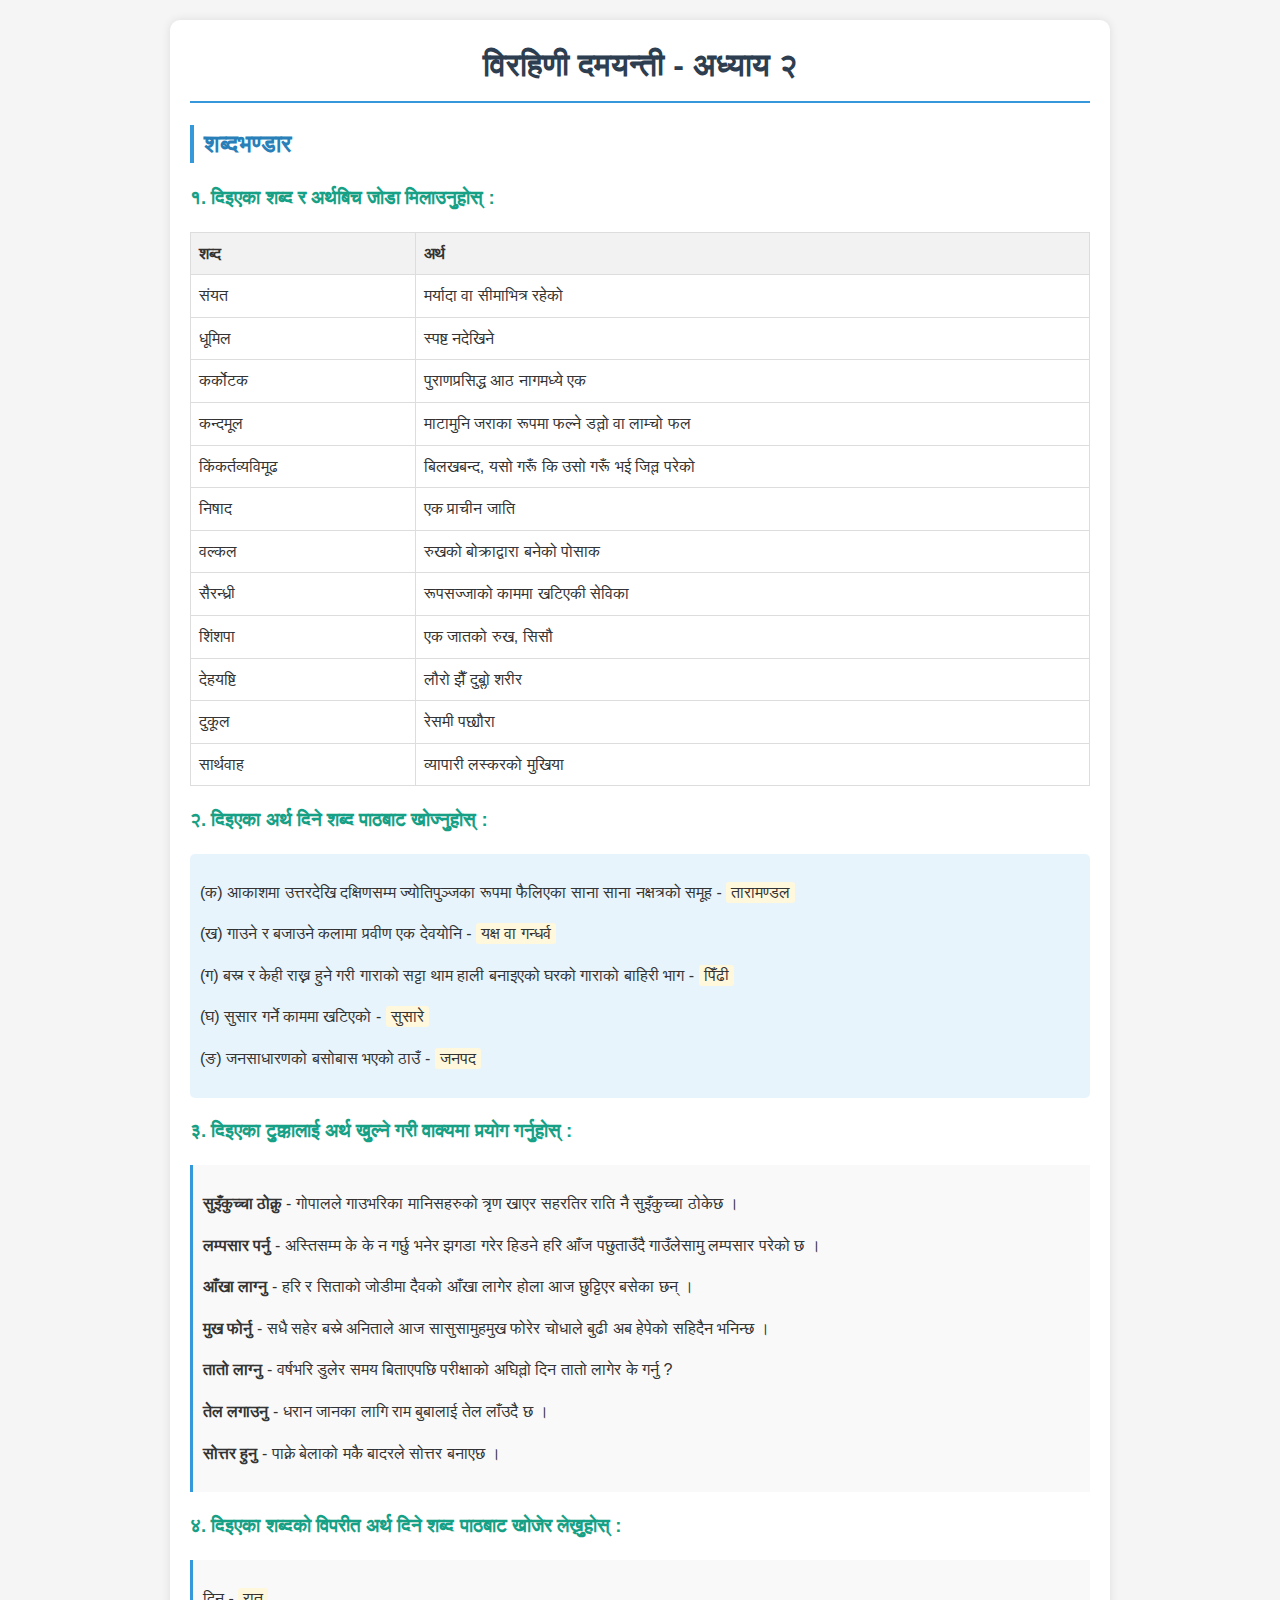
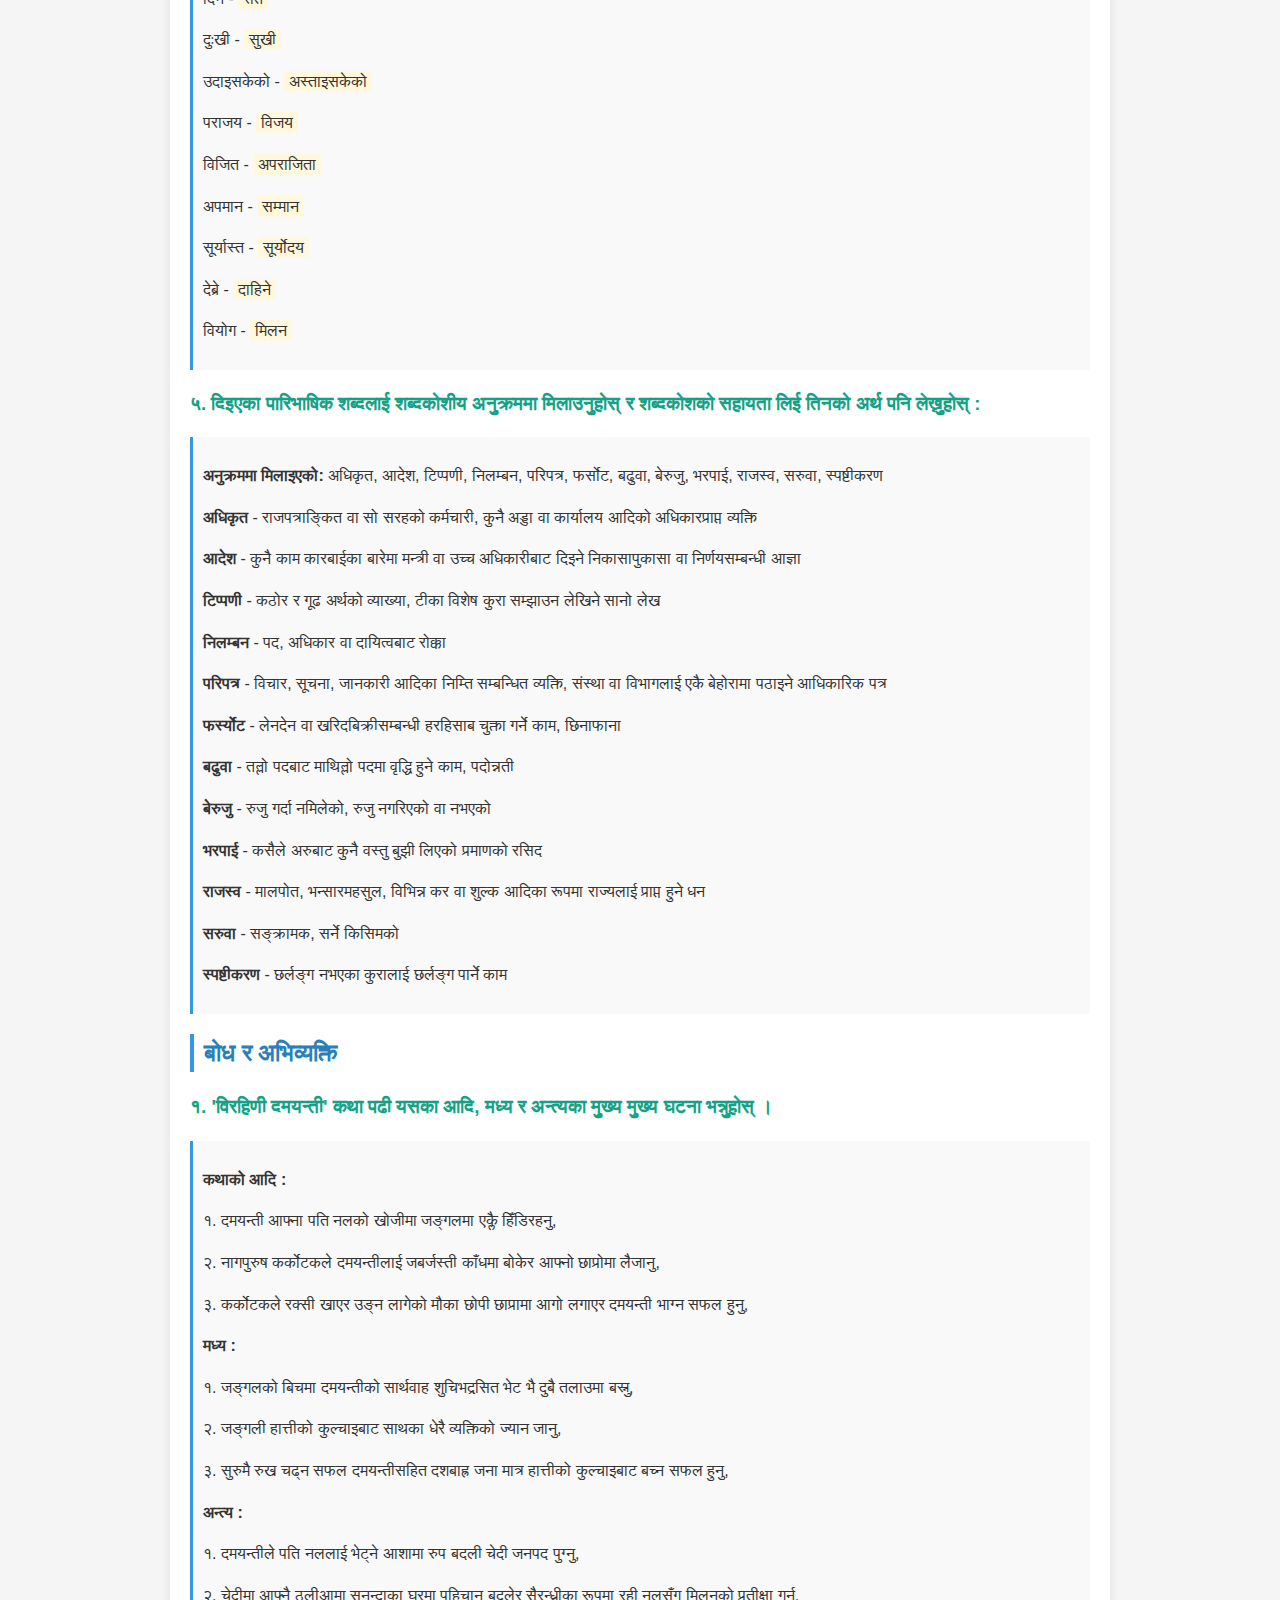
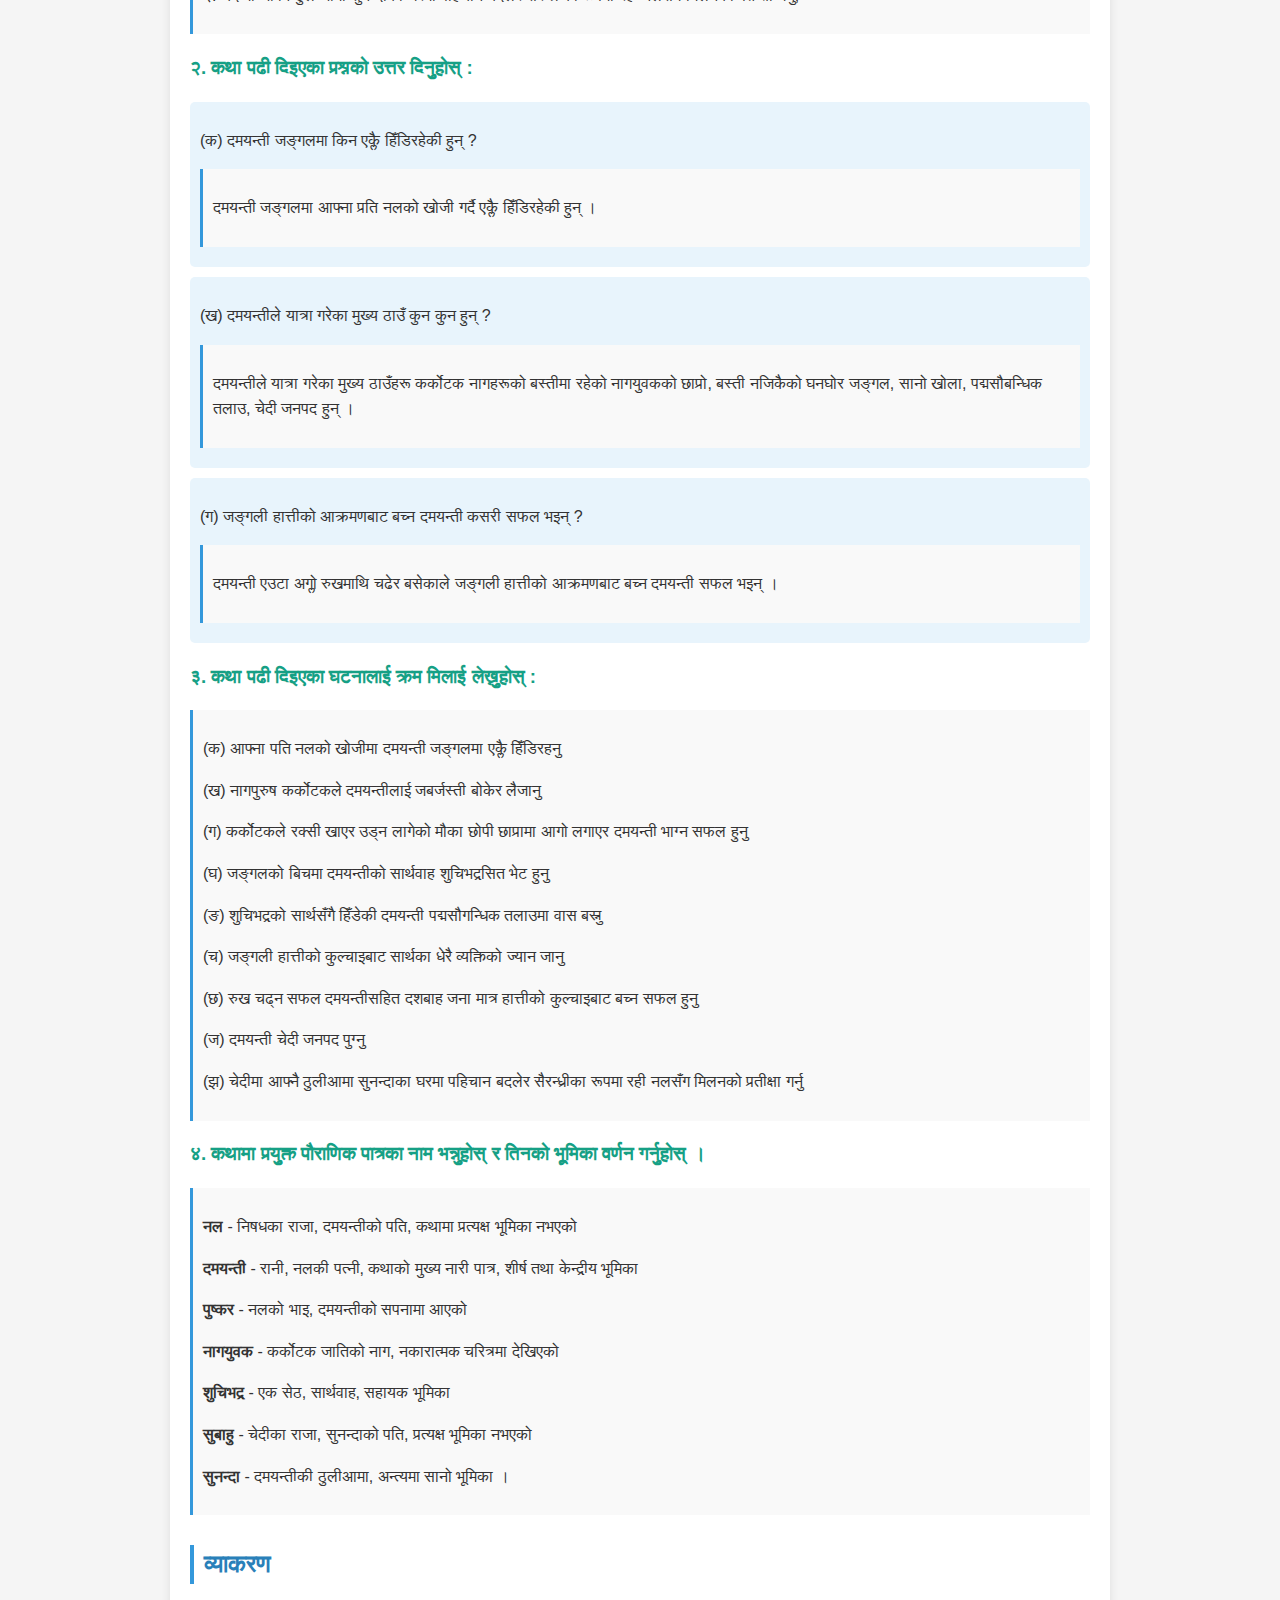
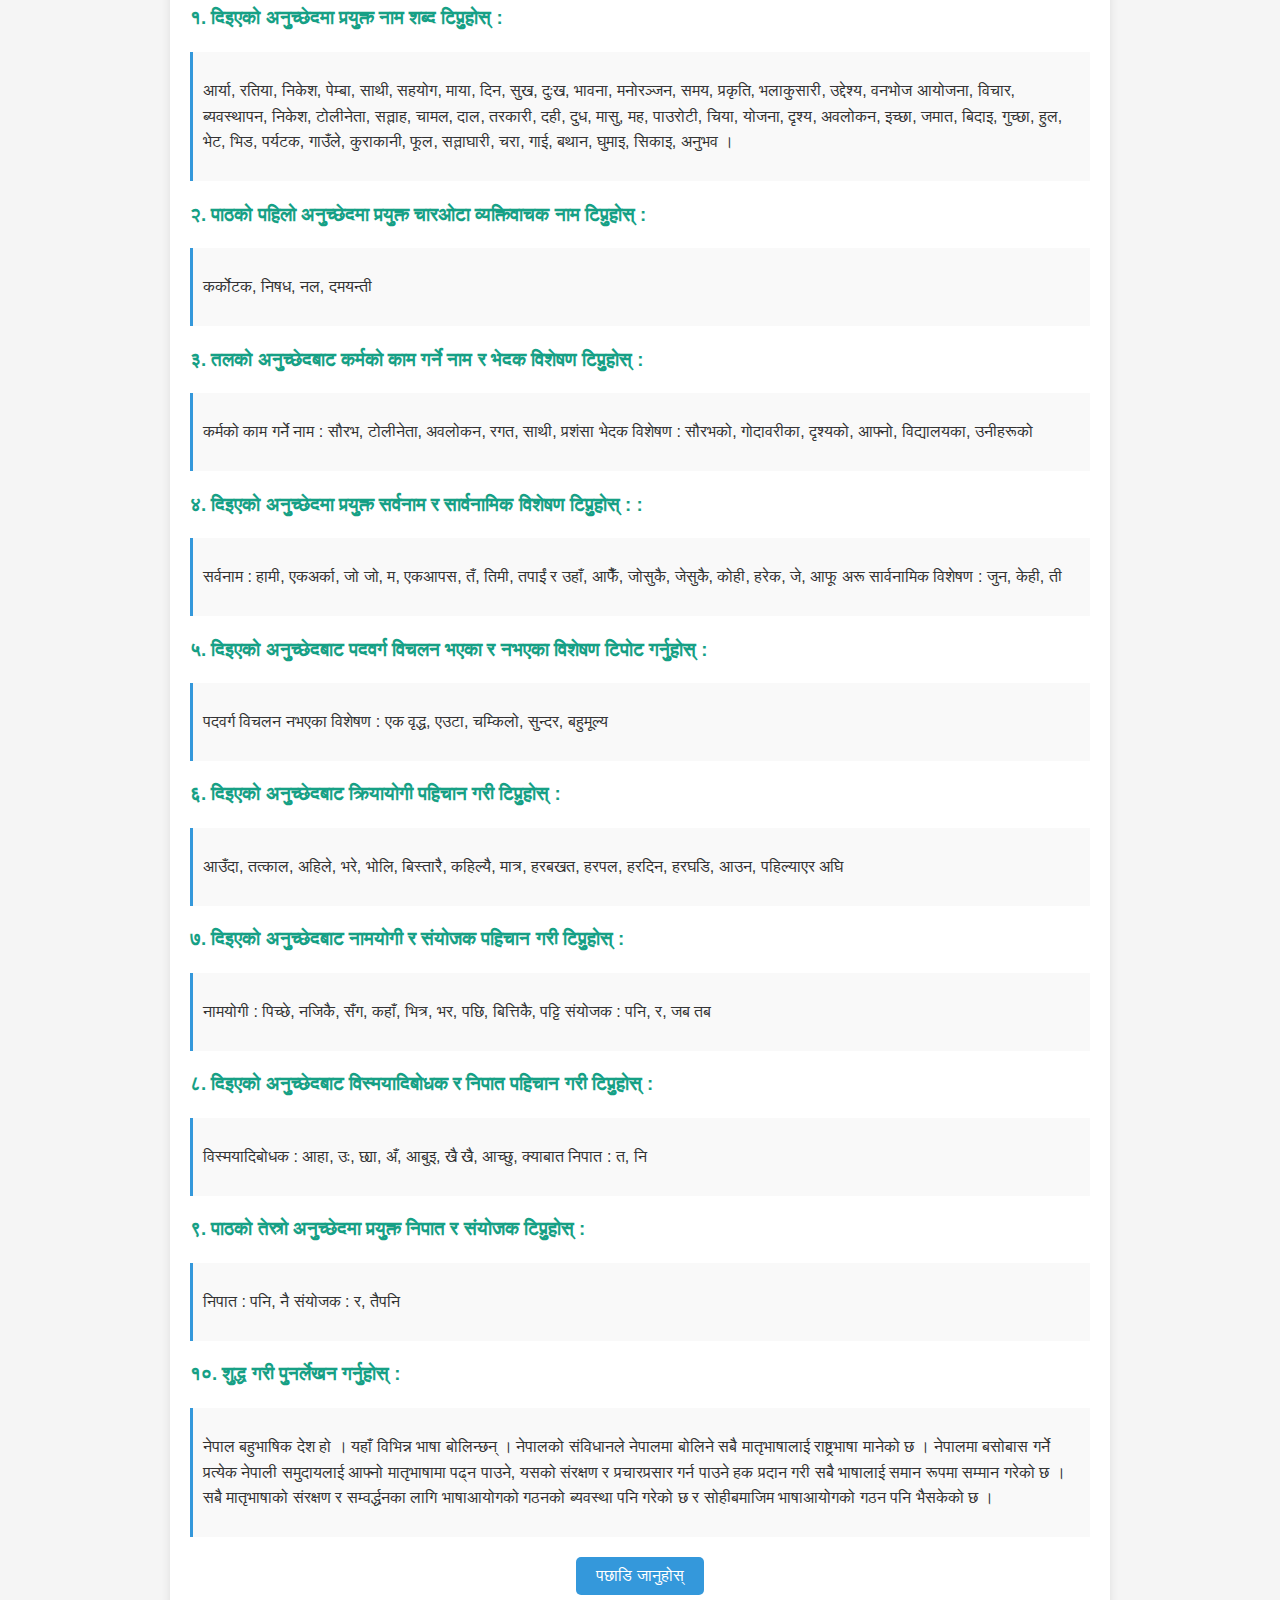
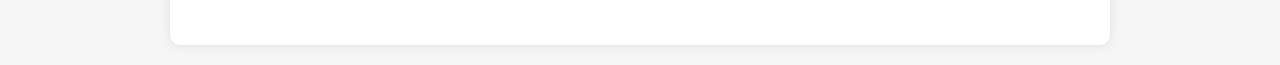
<file: chapter2.html>
<!DOCTYPE html>
<html lang="ne">
<head>
    <meta charset="UTF-8">
    <meta name="viewport" content="width=device-width, initial-scale=1.0">
    <title>विरहिणी दमयन्ती - अध्याय २</title>
    <style>
        body {
            font-family: 'Preeti', 'Mangal', Arial, sans-serif;
            line-height: 1.6;
            margin: 0;
            padding: 20px;
            background-color: #f5f5f5;
            color: #333;
        }
        .container {
            max-width: 900px;
            margin: 0 auto;
            background: white;
            padding: 20px;
            border-radius: 10px;
            box-shadow: 0 0 10px rgba(0,0,0,0.1);
        }
        h1 {
            color: #2c3e50;
            text-align: center;
            border-bottom: 2px solid #3498db;
            padding-bottom: 10px;
            margin-top: 0;
        }
        h2 {
            color: #2980b9;
            border-left: 4px solid #3498db;
            padding-left: 10px;
        }
        h3 {
            color: #16a085;
        }
        .section {
            margin-bottom: 30px;
        }
        .vocabulary-table {
            width: 100%;
            border-collapse: collapse;
            margin: 15px 0;
        }
        .vocabulary-table th, .vocabulary-table td {
            border: 1px solid #ddd;
            padding: 8px;
            text-align: left;
        }
        .vocabulary-table th {
            background-color: #f2f2f2;
        }
        .question {
            background-color: #e8f4fc;
            padding: 10px;
            border-radius: 5px;
            margin: 10px 0;
        }
        .answer {
            background-color: #f9f9f9;
            padding: 10px;
            border-left: 3px solid #3498db;
            margin: 10px 0;
        }
        .highlight {
            background-color: #fff8dc;
            padding: 2px 5px;
            border-radius: 3px;
        }

        @media (max-width: 768px) {
            body {
                padding: 10px;
            }
            .container {
                padding: 15px;
            }
        }
    </style>
</head>
<body>
    <div class="container">
        <h1>विरहिणी दमयन्ती - अध्याय २</h1>
        
        <div class="section">
            <h2>शब्दभण्डार</h2>
            
            <div class="subsection">
                <h3>१. दिइएका शब्द र अर्थबिच जोडा मिलाउनुहोस् :</h3>
                <table class="vocabulary-table">
                    <tr>
                        <th>शब्द</th>
                        <th>अर्थ</th>
                    </tr>
                    <tr>
                        <td>संयत</td>
                        <td>मर्यादा वा सीमाभित्र रहेको</td>
                    </tr>
                    <tr>
                        <td>धूमिल</td>
                        <td>स्पष्ट नदेखिने</td>
                    </tr>
                    <tr>
                        <td>कर्कोटक</td>
                        <td>पुराणप्रसिद्ध आठ नागमध्ये एक</td>
                    </tr>
                    <tr>
                        <td>कन्दमूल</td>
                        <td>माटामुनि जराका रूपमा फल्ने डल्लो वा लाम्चो फल</td>
                    </tr>
                    <tr>
                        <td>किंकर्तव्यविमूढ</td>
                        <td>बिलखबन्द, यसो गरूँ कि उसो गरूँ भई जिल्ल परेको</td>
                    </tr>
                    <tr>
                        <td>निषाद</td>
                        <td>एक प्राचीन जाति</td>
                    </tr>
                    <tr>
                        <td>वल्कल</td>
                        <td>रुखको बोक्राद्वारा बनेको पोसाक</td>
                    </tr>
                    <tr>
                        <td>सैरन्ध्री</td>
                        <td>रूपसज्जाको काममा खटिएकी सेविका</td>
                    </tr>
                    <tr>
                        <td>शिंशपा</td>
                        <td>एक जातको रुख, सिसौ</td>
                    </tr>
                    <tr>
                        <td>देहयष्टि</td>
                        <td>लौरो झैँ दुब्लो शरीर</td>
                    </tr>
                    <tr>
                        <td>दुकूल</td>
                        <td>रेसमी पछ्यौरा</td>
                    </tr>
                    <tr>
                        <td>सार्थवाह</td>
                        <td>व्यापारी लस्करको मुखिया</td>
                    </tr>
                </table>
            </div>
            
            <div class="subsection">
                <h3>२. दिइएका अर्थ दिने शब्द पाठबाट खोज्नुहोस् :</h3>
                <div class="question">
                    <p>(क) आकाशमा उत्तरदेखि दक्षिणसम्म ज्योतिपुञ्जका रूपमा फैलिएका साना साना नक्षत्रको समूह - <span class="highlight">तारामण्डल</span></p>
                    <p>(ख) गाउने र बजाउने कलामा प्रवीण एक देवयोनि - <span class="highlight">यक्ष वा गन्धर्व</span></p>
                    <p>(ग) बस्न र केही राख्न हुने गरी गाराको सट्टा थाम हाली बनाइएको घरको गाराको बाहिरी भाग - <span class="highlight">पिँढी</span></p>
                    <p>(घ) सुसार गर्ने काममा खटिएको - <span class="highlight">सुसारे</span></p>
                    <p>(ङ) जनसाधारणको बसोबास भएको ठाउँ - <span class="highlight">जनपद</span></p>
                </div>
            </div>
            
            <div class="subsection">
                <h3>३. दिइएका टुक्कालाई अर्थ खुल्ने गरी वाक्यमा प्रयोग गर्नुहोस् :</h3>
                <div class="answer">
                    <p><strong>सुइँकुच्चा ठोक्नु</strong> - गोपालले गाउभरिका मानिसहरुको त्रृण खाएर सहरतिर राति नै सुइँकुच्चा ठोकेछ ।</p>
                    <p><strong>लम्पसार पर्नु</strong> - अस्तिसम्म के के न गर्छु भनेर झगडा गरेर हिडने हरि आँज पछुताउँदै गाउँलेसामु लम्पसार परेको छ ।</p>
                    <p><strong>आँखा लाग्नु</strong> - हरि र सिताको जोडीमा दैवको आँखा लागेर होला आज छुट्टिएर बसेका छन् ।</p>
                    <p><strong>मुख फोर्नु</strong> - सधै सहेर बस्ने अनिताले आज सासुसामुहमुख फोरेर चोधाले बुढी अब हेपेको सहिदैन भनिन्छ ।</p>
                    <p><strong>तातो लाग्नु</strong> - वर्षभरि डुलेर समय बिताएपछि परीक्षाको अघिल्लो दिन तातो लागेर के गर्नु ?</p>
                    <p><strong>तेल लगाउनु</strong> - धरान जानका लागि राम बुबालाई तेल लाँउदै छ ।</p>
                    <p><strong>सोत्तर हुनु</strong> - पाक्ने बेलाको मकै बादरले सोत्तर बनाएछ ।</p>
                </div>
            </div>
            
            <div class="subsection">
                <h3>४. दिइएका शब्दको विपरीत अर्थ दिने शब्द पाठबाट खोजेर लेख्नुहोस् :</h3>
                <div class="answer">
                    <p>दिन - <span class="highlight">रात</span></p>
                    <p>दुःखी - <span class="highlight">सुखी</span></p>
                    <p>उदाइसकेको - <span class="highlight">अस्ताइसकेको</span></p>
                    <p>पराजय - <span class="highlight">विजय</span></p>
                    <p>विजित - <span class="highlight">अपराजिता</span></p>
                    <p>अपमान - <span class="highlight">सम्मान</span></p>
                    <p>सूर्यास्त - <span class="highlight">सूर्योदय</span></p>
                    <p>देब्रे - <span class="highlight">दाहिने</span></p>
                    <p>वियोग - <span class="highlight">मिलन</span></p>
                </div>
            </div>
            
            <div class="subsection">
                <h3>५. दिइएका पारिभाषिक शब्दलाई शब्दकोशीय अनुक्रममा मिलाउनुहोस् र शब्दकोशको सहायता लिई तिनको अर्थ पनि लेख्नुहोस् :</h3>
                <div class="answer">
                    <p><strong>अनुक्रममा मिलाइएको:</strong> अधिकृत, आदेश, टिप्पणी, निलम्बन, परिपत्र, फर्सोट, बढुवा, बेरुजु, भरपाई, राजस्व, सरुवा, स्पष्टीकरण</p>
                    
                    <p><strong>अधिकृत</strong> - राजपत्राङ्कित वा सो सरहको कर्मचारी, कुनै अड्डा वा कार्यालय आदिको अधिकारप्राप्त व्यक्ति</p>
                    <p><strong>आदेश</strong> - कुनै काम कारबाईका बारेमा मन्त्री वा उच्च अधिकारीबाट दिइने निकासापुकासा वा निर्णयसम्बन्धी आज्ञा</p>
                    <p><strong>टिप्पणी</strong> - कठोर र गूढ अर्थको व्याख्या, टीका विशेष कुरा सम्झाउन लेखिने सानो लेख</p>
                    <p><strong>निलम्बन</strong> - पद, अधिकार वा दायित्वबाट रोक्का</p>
                    <p><strong>परिपत्र</strong> - विचार, सूचना, जानकारी आदिका निम्ति सम्बन्धित व्यक्ति, संस्था वा विभागलाई एकै बेहोरामा पठाइने आधिकारिक पत्र</p>
                    <p><strong>फर्स्योट</strong> - लेनदेन वा खरिदबिक्रीसम्बन्धी हरहिसाब चुक्ता गर्ने काम, छिनाफाना</p>
                    <p><strong>बढुवा</strong> - तल्लो पदबाट माथिल्लो पदमा वृद्धि हुने काम, पदोन्नती</p>
                    <p><strong>बेरुजु</strong> - रुजु गर्दा नमिलेको, रुजु नगरिएको वा नभएको</p>
                    <p><strong>भरपाई</strong> - कसैले अरुबाट कुनै वस्तु बुझी लिएको प्रमाणको रसिद</p>
                    <p><strong>राजस्व</strong> - मालपोत, भन्सारमहसुल, विभिन्न कर वा शुल्क आदिका रूपमा राज्यलाई प्राप्त हुने धन</p>
                    <p><strong>सरुवा</strong> - सङ्क्रामक, सर्ने किसिमको</p>
                    <p><strong>स्पष्टीकरण</strong> - छर्लङ्ग नभएका कुरालाई छर्लङ्ग पार्ने काम</p>
                </div>
            </div>
            
         
        
        <div class="section">
            <h2>बोध र अभिव्यक्ति</h2>
            
            <div class="subsection">
                <h3>१. 'विरहिणी दमयन्ती' कथा पढी यसका आदि, मध्य र अन्त्यका मुख्य मुख्य घटना भन्नुहोस् ।</h3>
                <div class="answer">
                    <p><strong>कथाको आदि :</strong></p>
                    <p>१. दमयन्ती आफ्ना पति नलको खोजीमा जङ्गलमा एक्लै हिँडिरहनु,</p>
                    <p>२. नागपुरुष कर्कोटकले दमयन्तीलाई जबर्जस्ती काँधमा बोकेर आफ्नो छाप्रोमा लैजानु,</p>
                    <p>३. कर्कोटकले रक्सी खाएर उङ्न लागेको मौका छोपी छाप्रामा आगो लगाएर दमयन्ती भाग्न सफल हुनु,</p>
                    
                    <p><strong>मध्य :</strong></p>
                    <p>१. जङ्गलको बिचमा दमयन्तीको सार्थवाह शुचिभद्रसित भेट भै दुबै तलाउमा बस्नु,</p>
                    <p>२. जङ्गली हात्तीको कुल्चाइबाट साथका धेरै व्यक्तिको ज्यान जानु,</p>
                    <p>३. सुरुमै रुख चढ्न सफल दमयन्तीसहित दशबाह्र जना मात्र हात्तीको कुल्चाइबाट बच्न सफल हुनु,</p>
                    
                    <p><strong>अन्त्य :</strong></p>
                    <p>१. दमयन्तीले पति नललाई भेट्ने आशामा रुप बदली चेदी जनपद पुग्नु,</p>
                    <p>२. चेदीमा आफ्नै ठुलीआमा सुनन्दाका घरमा पहिचान बदलेर सैरन्ध्रीका रूपमा रही नलसँग मिलनको प्रतीक्षा गर्नु,</p>
                </div>
            </div>
            
            <div class="subsection">
                <h3>२. कथा पढी दिइएका प्रश्नको उत्तर दिनुहोस् :</h3>
                <div class="question">
                    <p>(क) दमयन्ती जङ्गलमा किन एक्लै हिँडिरहेकी हुन् ?</p>
                    <div class="answer">
                        <p>दमयन्ती जङ्गलमा आफ्ना प्रति नलको खोजी गर्दै एक्लै हिँडिरहेकी हुन् ।</p>
                    </div>
                </div>
                
                <div class="question">
                    <p>(ख) दमयन्तीले यात्रा गरेका मुख्य ठाउँ कुन कुन हुन् ?</p>
                    <div class="answer">
                        <p>दमयन्तीले यात्रा गरेका मुख्य ठाउँहरू कर्कोटक नागहरूको बस्तीमा रहेको नागयुवकको छाप्रो, बस्ती नजिकैको घनघोर जङ्गल, सानो खोला, पद्मसौबन्धिक तलाउ, चेदी जनपद हुन् ।</p>
                    </div>
                </div>
                
                <div class="question">
                    <p>(ग) जङ्गली हात्तीको आक्रमणबाट बच्न दमयन्ती कसरी सफल भइन् ?</p>
                    <div class="answer">
                        <p>दमयन्ती एउटा अग्लो रुखमाथि चढेर बसेकाले जङ्गली हात्तीको आक्रमणबाट बच्न दमयन्ती सफल भइन् ।</p>
                    </div>
                </div>
            </div>
            
            <div class="subsection">
                <h3>३. कथा पढी दिइएका घटनालाई क्रम मिलाई लेख्नुहोस् :</h3>
                <div class="answer">
                    <p>(क) आफ्ना पति नलको खोजीमा दमयन्ती जङ्गलमा एक्लै हिँडिरहनु</p>
                    <p>(ख) नागपुरुष कर्कोटकले दमयन्तीलाई जबर्जस्ती बोकेर लैजानु</p>
                    <p>(ग) कर्कोटकले रक्सी खाएर उड्न लागेको मौका छोपी छाप्रामा आगो लगाएर दमयन्ती भाग्न सफल हुनु</p>
                    <p>(घ) जङ्गलको बिचमा दमयन्तीको सार्थवाह शुचिभद्रसित भेट हुनु</p>
                    <p>(ङ) शुचिभद्रको सार्थसँगै हिँडेकी दमयन्ती पद्मसौगन्धिक तलाउमा वास बस्नु</p>
                    <p>(च) जङ्गली हात्तीको कुल्चाइबाट सार्थका धेरै व्यक्तिको ज्यान जानु</p>
                    <p>(छ) रुख चढ्न सफल दमयन्तीसहित दशबाह जना मात्र हात्तीको कुल्चाइबाट बच्न सफल हुनु</p>
                    <p>(ज) दमयन्ती चेदी जनपद पुग्नु</p>
                    <p>(झ) चेदीमा आफ्नै ठुलीआमा सुनन्दाका घरमा पहिचान बदलेर सैरन्ध्रीका रूपमा रही नलसँग मिलनको प्रतीक्षा गर्नु</p>
                </div>
            </div>
            
            <div class="subsection">
                <h3>४. कथामा प्रयुक्त पौराणिक पात्रका नाम भन्नुहोस् र तिनको भूमिका वर्णन गर्नुहोस् ।</h3>
                <div class="answer">
                    <p><strong>नल</strong> - निषधका राजा, दमयन्तीको पति, कथामा प्रत्यक्ष भूमिका नभएको</p>
                    <p><strong>दमयन्ती</strong> - रानी, नलकी पत्नी, कथाको मुख्य नारी पात्र, शीर्ष तथा केन्द्रीय भूमिका</p>
                    <p><strong>पुष्कर</strong> - नलको भाइ, दमयन्तीको सपनामा आएको</p>
                    <p><strong>नागयुवक</strong> - कर्कोटक जातिको नाग, नकारात्मक चरित्रमा देखिएको</p>
                    <p><strong>शुचिभद्र</strong> - एक सेठ, सार्थवाह, सहायक भूमिका</p>
                    <p><strong>सुबाहु</strong> - चेदीका राजा, सुनन्दाको पति, प्रत्यक्ष भूमिका नभएको</p>
                    <p><strong>सुनन्दा</strong> - दमयन्तीकी ठुलीआमा, अन्त्यमा सानो भूमिका ।</p>
                </div>
            </div>
            
            <!-- Additional questions and answers continue here -->
            
        </div>
        
        <div class="section">
            <h2>व्याकरण</h2>
            
            <div class="subsection">
                <h3>१. दिइएको अनुच्छेदमा प्रयुक्त नाम शब्द टिप्नुहोस् :</h3>
                <div class="answer">
                    <p>आर्या, रतिया, निकेश, पेम्बा, साथी, सहयोग, माया, दिन, सुख, दुःख, भावना, मनोरञ्जन, समय, प्रकृति, भलाकुसारी, उद्देश्य, वनभोज आयोजना, विचार, ब्यवस्थापन, निकेश, टोलीनेता, सल्लाह, चामल, दाल, तरकारी, दही, दुध, मासु, मह, पाउरोटी, चिया, योजना, दृश्य, अवलोकन, इच्छा, जमात, बिदाइ, गुच्छा, हुल, भेट, भिड, पर्यटक, गाउँले, कुराकानी, फूल, सल्लाघारी, चरा, गाई, बथान, घुमाइ, सिकाइ, अनुभव ।</p>
                </div>
            </div>
            
            <div class="subsection">
                <h3>२. पाठको पहिलो अनुच्छेदमा प्रयुक्त चारओटा व्यक्तिवाचक नाम टिप्नुहोस् :</h3>
                <div class="answer">
                    <p>कर्कोटक, निषध, नल, दमयन्ती</p>
                </div>
            </div>
            <div class="subsection">
                <h3>३. तलको अनुच्छेदबाट कर्मको काम गर्ने नाम र भेदक विशेषण टिप्नुहोस् :</h3>
                <div class="answer">
                    <p>कर्मको काम गर्ने नाम : सौरभ, टोलीनेता, अवलोकन, रगत, साथी, प्रशंसा
भेदक विशेषण : सौरभको, गोदावरीका, दृश्यको, आफ्नो, विद्यालयका, उनीहरूको</p>
                </div>
            </div>
               <div class="subsection">
                <h3>४. दिइएको अनुच्छेदमा प्रयुक्त सर्वनाम र सार्वनामिक विशेषण टिप्नुहोस् : :</h3>
                <div class="answer">
                    <p>सर्वनाम : हामी, एकअर्का, जो जो, म, एकआपस, तँ, तिमी, तपाईं र उहाँ, आफैँ, जोसुकै, जेसुकै, कोही, हरेक, जे, आफू अरू
सार्वनामिक विशेषण : जुन, केही, ती</p>
                </div>
            </div>
               <div class="subsection">
                <h3>५. दिइएको अनुच्छेदबाट पदवर्ग विचलन भएका र नभएका विशेषण टिपोट गर्नुहोस् :</h3>
                <div class="answer">
                    <p>पदवर्ग विचलन नभएका विशेषण : एक वृद्ध, एउटा, चम्किलो, सुन्दर, बहुमूल्य</p>
                </div>
                
                   <div class="subsection">
                <h3>६. दिइएको अनुच्छेदबाट क्रियायोगी पहिचान गरी टिप्नुहोस् :</h3>
                <div class="answer">
                    <p>आउँदा, तत्काल, अहिले, भरे, भोलि, बिस्तारै, कहिल्यै, मात्र, हरबखत, हरपल, हरदिन, हरघडि, आउन, पहिल्याएर अघि</p>
                </div>
            </div>
               <div class="subsection">
       <h3>७. दिइएको अनुच्छेदबाट नामयोगी र संयोजक पहिचान गरी टिप्नुहोस् :</h3>
       <div class="answer">
           <p>नामयोगी : पिच्छे, नजिकै, सँग, कहाँ, भित्र, भर, पछि, बित्तिकै, पट्टि
संयोजक : पनि, र, जब तब</p>
       </div>
   </div>
      <div class="subsection">
       <h3>८. दिइएको अनुच्छेदबाट विस्मयादिबोधक र निपात पहिचान गरी टिप्नुहोस् :</h3>
       <div class="answer">
           <p>विस्मयादिबोधक : आहा, उः, छ्या, अँ, आबुइ, खै खै, आच्छु, क्याबात
निपात : त, नि</p>
       </div>
   </div>
      <div class="subsection">
       <h3>९. पाठको तेस्रो अनुच्छेदमा प्रयुक्त निपात र संयोजक टिप्नुहोस् :</h3>
       <div class="answer">
           <p>निपात : पनि, नै
संयोजक : र, तैपनि</p>
       </div>
   </div>
      <div class="subsection">
       <h3>१०. शुद्ध गरी पुनर्लेखन गर्नुहोस् :</h3>
       <div class="answer">
           <p>नेपाल बहुभाषिक देश हो । यहाँ विभिन्न भाषा बोलिन्छन् । नेपालको संविधानले नेपालमा बोलिने सबै मातृभाषालाई राष्ट्रभाषा मानेको छ । नेपालमा बसोबास गर्ने प्रत्येक नेपाली समुदायलाई आफ्नो मातृभाषामा पढ्न पाउने, यसको संरक्षण र प्रचारप्रसार गर्न पाउने हक प्रदान गरी सबै भाषालाई समान रूपमा सम्मान गरेको छ । सबै मातृभाषाको संरक्षण र सम्वर्द्धनका लागि भाषाआयोगको गठनको ब्यवस्था पनि गरेको छ र सोहीबमाजिम भाषाआयोगको गठन पनि भैसकेको छ ।</p>
       </div>
   </div>
   <!-- Back Button Code -->
<div style="text-align: center; margin: 20px 0;">
  <button onclick="window.location.href='nepali.html'" 
          style="background-color: #3498db; color: white; border: none; padding: 10px 20px; border-radius: 5px; cursor: pointer; font-size: 16px;">
    पछाडि जानुहोस्
  </button>
</div>
                
            
            
            <!-- Additional grammar questions and answers continue here -->
            
        </div>
    </div>
</body>
</html>
</file>
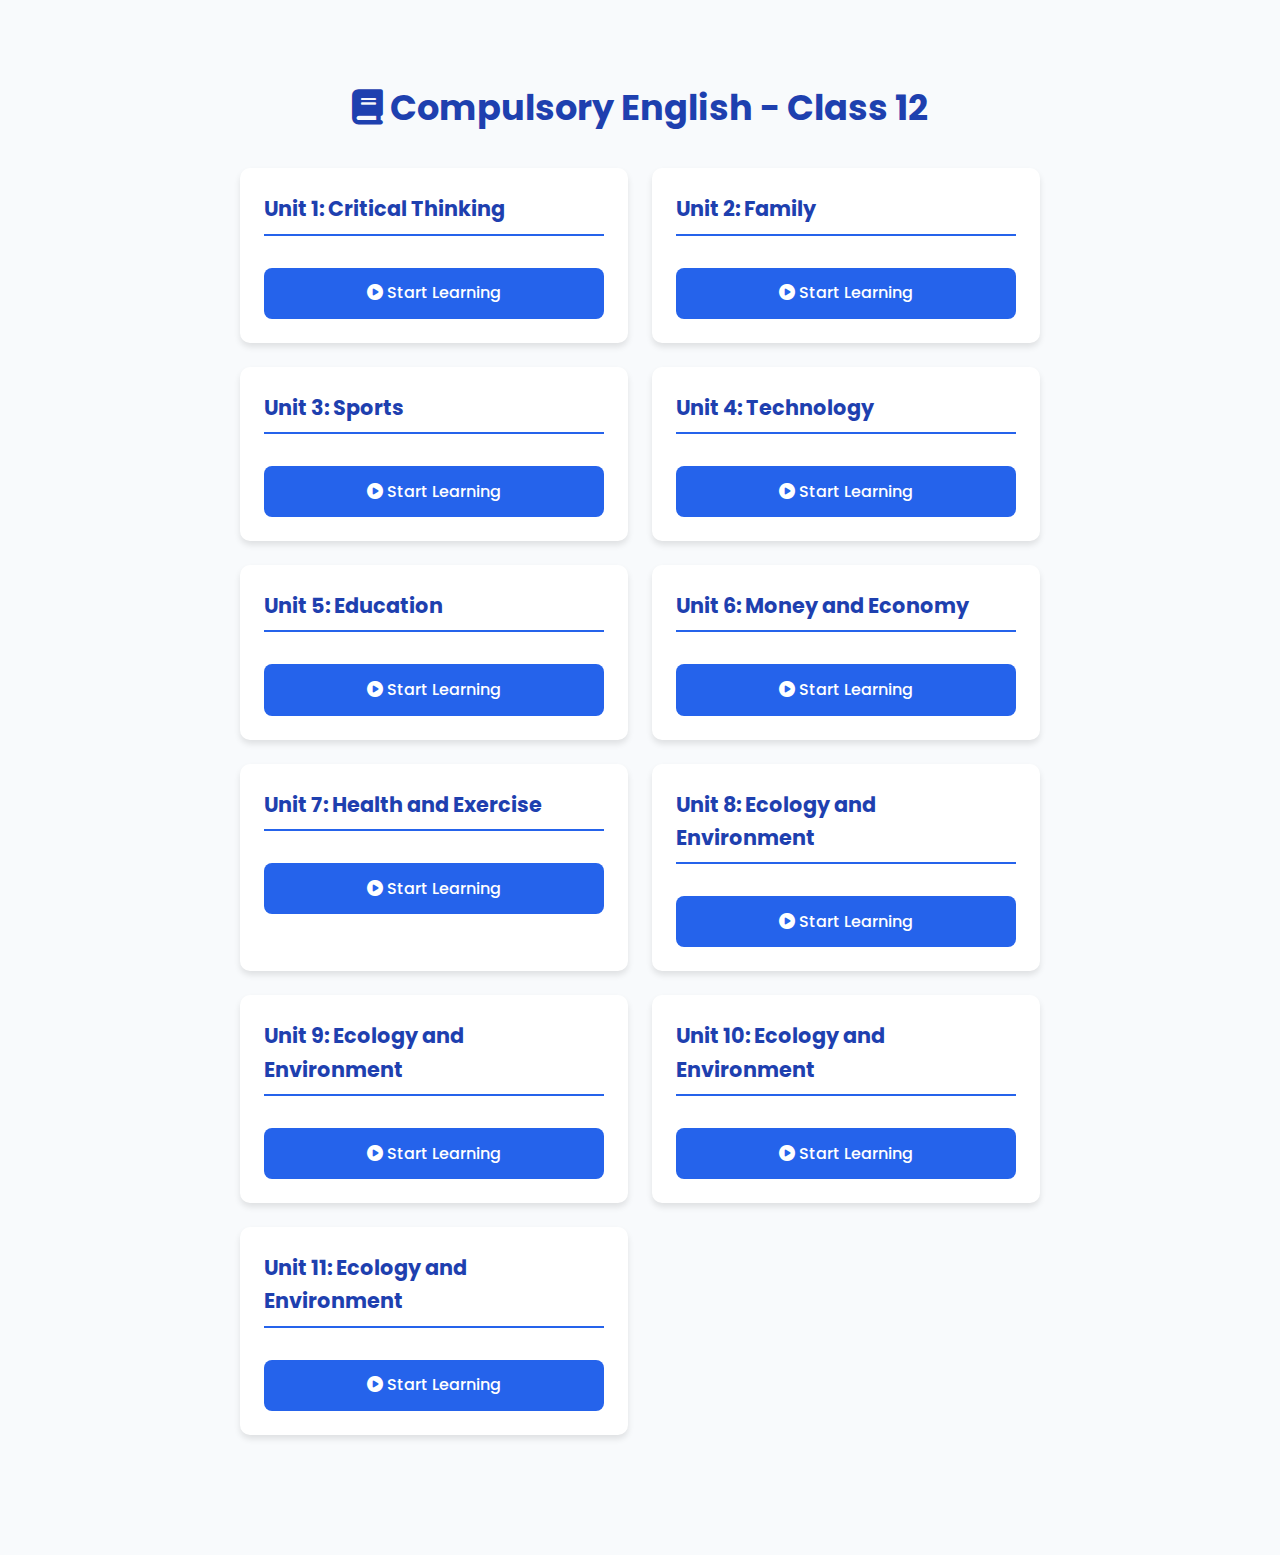
<file: compulsoryenglish.html>
<!DOCTYPE html>
<html lang="en">
<head>
  <meta charset="UTF-8">
  <title>Compulsory English - Class 12 | edu12</title>
  <meta name="viewport" content="width=device-width, initial-scale=1.0">
  <link rel="preconnect" href="https://fonts.googleapis.com">
  <link rel="preconnect" href="https://fonts.gstatic.com" crossorigin>
  <link href="https://fonts.googleapis.com/css2?family=Poppins:wght@400;500;600&display=swap" rel="stylesheet">
  <link rel="stylesheet" href="https://cdnjs.cloudflare.com/ajax/libs/font-awesome/6.4.0/css/all.min.css">
  <style>
    :root {
      --primary: #2563eb;
      --primary-dark: #1e40af;
      --light: #f8fafc;
      --dark: #1e293b;
      --gray: #64748b;
    }
    
    * {
      margin: 0;
      padding: 0;
      box-sizing: border-box;
    }
    
    body {
      font-family: 'Poppins', sans-serif;
      background-color: var(--light);
      color: var(--dark);
      line-height: 1.6;
      padding: 80px 20px 120px;
    }
    
    .container {
      max-width: 800px;
      margin: 0 auto;
    }
    
    h1 {
      color: var(--primary-dark);
      text-align: center;
      margin-bottom: 1.5rem;
      font-size: 2.2rem;
    }
    
    .chapter-list {
      display: grid;
      grid-template-columns: repeat(auto-fit, minmax(300px, 1fr));
      gap: 1.5rem;
      margin-top: 2rem;
    }
    
    .chapter-card {
      background: white;
      border-radius: 10px;
      padding: 1.5rem;
      box-shadow: 0 4px 6px rgba(0,0,0,0.1);
      transition: transform 0.3s ease;
    }
    
    .chapter-card:hover {
      transform: translateY(-5px);
      box-shadow: 0 6px 12px rgba(0,0,0,0.15);
    }
    
    .chapter-title {
      color: var(--primary-dark);
      font-size: 1.3rem;
      margin-bottom: 1rem;
      padding-bottom: 0.5rem;
      border-bottom: 2px solid var(--primary);
    }
    
    .chapter-btn {
      display: inline-block;
      width: 100%;
      background: var(--primary);
      color: white;
      text-align: center;
      padding: 0.8rem;
      border-radius: 8px;
      text-decoration: none;
      font-weight: 500;
      margin-top: 1rem;
      transition: background 0.3s ease;
    }
    
    .chapter-btn:hover {
      background: var(--primary-dark);
    }
    
    @media (max-width: 600px) {
      body {
        padding: 70px 15px 100px;
      }
      
      h1 {
        font-size: 1.8rem;
      }
      
      .chapter-list {
        grid-template-columns: 1fr;
      }
    }
  </style>
</head>
<body>
  <div class="container">
    <h1><i class="fas fa-book"></i> Compulsory English - Class 12</h1>
    
    <div class="chapter-list">
      <!-- Unit 1 -->
      <div class="chapter-card">
        <h2 class="chapter-title">Unit 1: Critical Thinking</h2>
        <a href="critical-thinking.html" class="chapter-btn">
          <i class="fas fa-play-circle"></i> Start Learning
        </a>
      </div>
      
      <!-- Unit 2 -->
      <div class="chapter-card">
        <h2 class="chapter-title">Unit 2: Family</h2>
        <a href="family.html" class="chapter-btn">
          <i class="fas fa-play-circle"></i> Start Learning
        </a>
      </div>
      
      <!-- Unit 3 -->
      <div class="chapter-card">
        <h2 class="chapter-title">Unit 3: Sports</h2>
        <a href="sports.html" class="chapter-btn">
          <i class="fas fa-play-circle"></i> Start Learning
        </a>
      </div>
      
      <!-- Unit 4 -->
      <div class="chapter-card">
        <h2 class="chapter-title">Unit 4: Technology</h2>
        <a href="technology.html" class="chapter-btn">
          <i class="fas fa-play-circle"></i> Start Learning
        </a>
      </div>
      
      <!-- Unit 5 -->
      <div class="chapter-card">
        <h2 class="chapter-title">Unit 5: Education</h2>
        <a href="education.html" class="chapter-btn">
          <i class="fas fa-play-circle"></i> Start Learning
        </a>
      </div>
      
      <!-- Unit 6 -->
      <div class="chapter-card">
        <h2 class="chapter-title">Unit 6: Money and Economy</h2>
        <a href="money-economy.html" class="chapter-btn">
          <i class="fas fa-play-circle"></i> Start Learning
        </a>
      </div>
      
      <!-- Unit 7 -->
      <div class="chapter-card">
        <h2 class="chapter-title">Unit 7: Health and Exercise</h2>
        <a href="health-exercise.html" class="chapter-btn">
          <i class="fas fa-play-circle"></i> Start Learning
        </a>
      </div>
      
      <!-- Unit 8 -->
      <div class="chapter-card">
        <h2 class="chapter-title">Unit 8: Ecology and Environment</h2>
        <a href="ecology-environment.html" class="chapter-btn">
          <i class="fas fa-play-circle"></i> Start Learning
        </a>
      </div>
      
      <!-- Unit 9 -->
      <div class="chapter-card">
        <h2 class="chapter-title">Unit 9: Ecology and Environment</h2>
        <a href="ecology-environment.html" class="chapter-btn">
          <i class="fas fa-play-circle"></i> Start Learning
        </a>
      </div>
      
      <!-- Unit 10 -->
      <div class="chapter-card">
        <h2 class="chapter-title">Unit 10: Ecology and Environment</h2>
        <a href="ecology-environment.html" class="chapter-btn">
          <i class="fas fa-play-circle"></i> Start Learning
        </a>
      </div>
      
      <!-- Unit 11 -->
      <div class="chapter-card">
        <h2 class="chapter-title">Unit 11: Ecology and Environment</h2>
        <a href="ecology-environment.html" class="chapter-btn">
          <i class="fas fa-play-circle"></i> Start Learning
        </a>
      </div>
    </div>
  </div>
</body>
</html>
</file>
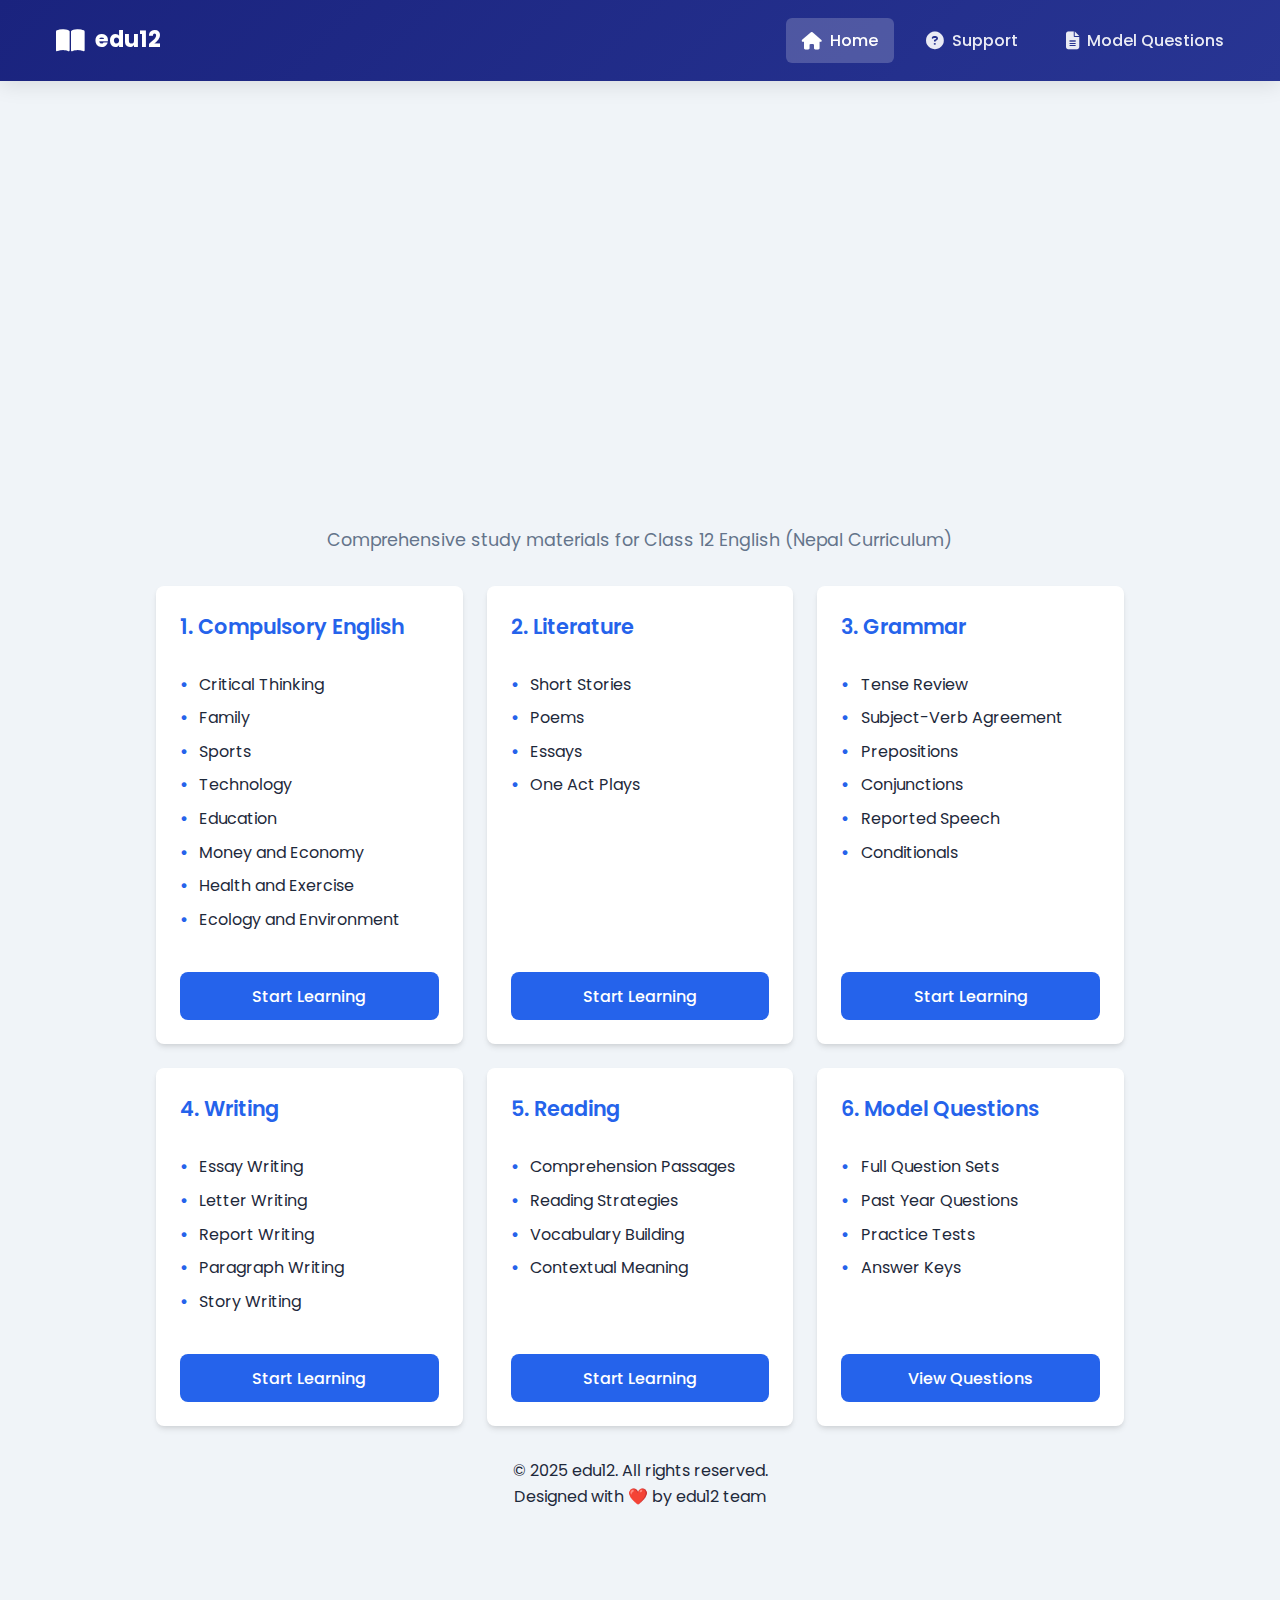
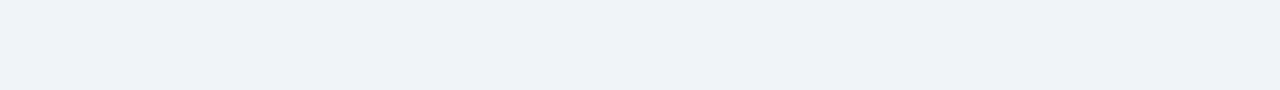
<file: English.html>
<!DOCTYPE html>
<html lang="en">
<head>
  <meta charset="UTF-8">
  <title>Class 12 English - edu12</title>
  <meta name="viewport" content="width=device-width, initial-scale=1.0">
  <meta name="description" content="Class 12 English study materials for Nepal curriculum">
  <link rel="preconnect" href="https://fonts.googleapis.com">
  <link rel="preconnect" href="https://fonts.gstatic.com" crossorigin>
  <link href="https://fonts.googleapis.com/css2?family=Poppins:wght@400;500;600;700&display=swap" rel="stylesheet">
  <link rel="stylesheet" href="https://cdnjs.cloudflare.com/ajax/libs/font-awesome/6.4.0/css/all.min.css">
  <style>
    :root {
      --primary-color: #2563eb;
      --primary-hover: #1d4ed8;
      --secondary-color: #f0f4f8;
      --text-color: #1e293b;
      --light-text: #64748b;
      --white: #ffffff;
      --shadow: 0 4px 6px -1px rgba(0, 0, 0, 0.1), 0 2px 4px -1px rgba(0, 0, 0, 0.06);
      --transition: all 0.3s cubic-bezier(0.4, 0, 0.2, 1);
    }
    
    * {
      margin: 0;
      padding: 0;
      box-sizing: border-box;
    }

    body {
      font-family: 'Poppins', Arial, sans-serif;
      text-align: center;
      padding: 0 15px 180px;
      background-color: var(--secondary-color);
      position: relative;
      min-height: 100vh;
      margin: 0;
      color: var(--text-color);
      line-height: 1.6;
    }
    
    h1 {
      color: var(--primary-color);
      font-size: 2.5rem;
      margin: 1.5rem 0 1rem;
      font-weight: 700;
    }
    
    h2 {
      color: var(--primary-color);
      font-size: 1.8rem;
      margin: 2rem 0 1rem;
      font-weight: 600;
    }
    
    .page-description {
      font-size: 1.1rem;
      margin-bottom: 2rem;
      color: var(--light-text);
      max-width: 700px;
      margin-left: auto;
      margin-right: auto;
      margin-top:35%;
    }
    
    .chapters-container {
      display: grid;
      grid-template-columns: repeat(auto-fit, minmax(300px, 1fr));
      gap: 1.5rem;
      max-width: 1000px;
      margin: 2rem auto;
      padding: 0 1rem;
      text-align: left;
    }
    
    .chapter-card {
      background-color: var(--white);
      border-radius: 0.5rem;
      padding: 1.5rem;
      box-shadow: var(--shadow);
      transition: var(--transition);
      display: flex;
      flex-direction: column;
    }
    
    .chapter-card:hover {
      transform: translateY(-5px);
      box-shadow: 0 10px 15px -3px rgba(0, 0, 0, 0.1);
    }
    
    .chapter-title {
      color: var(--primary-color);
      font-size: 1.3rem;
      margin-bottom: 0.8rem;
      font-weight: 600;
    }
    
    .chapter-topics {
      list-style-type: none;
      margin: 1rem 0;
      flex-grow: 1;
    }
    
    .chapter-topics li {
      margin-bottom: 0.5rem;
      position: relative;
      padding-left: 1.2rem;
    }
    
    .chapter-topics li:before {
      content: "•";
      color: var(--primary-color);
      position: absolute;
      left: 0;
      font-weight: bold;
    }
    
    .start-btn {
      background-color: var(--primary-color);
      color: var(--white);
      border: none;
      padding: 0.7rem 1.2rem;
      margin-top: 1rem;
      font-size: 1rem;
      border-radius: 0.5rem;
      cursor: pointer;
      transition: var(--transition);
      text-decoration: none;
      display: inline-block;
      font-weight: 500;
      text-align: center;
      width: 100%;
    }
    
    .start-btn:hover {
      background-color: var(--primary-hover);
      transform: translateY(-2px);
    }

/* Modern Navigation Bar */
nav {
  position: fixed;
  top: 0;
  left: 0;
  width: 100%;
  background: linear-gradient(135deg, #1a237e 0%, #283593 100%);
  box-shadow: 0 4px 20px rgba(0,0,0,0.1);
  z-index: 1000;
  padding: 0.8rem 1rem;
}

.nav-container {
  display: flex;
  max-width: 1200px;
  margin: 0 auto;
  justify-content: space-between;
  align-items: center;
}

.nav-logo {
  color: white;
  font-size: 1.4rem;
  font-weight: 700;
  text-decoration: none;
  display: flex;
  align-items: center;
  gap: 0.6rem;
  transition: all 0.3s ease;
}

.nav-logo:hover {
  transform: translateY(-2px);
}

.nav-logo i {
  font-size: 1.6rem;
}

.nav-links {
  display: flex;
  gap: 1rem;
}

nav a {
  color: rgba(255,255,255,0.9);
  text-decoration: none;
  font-size: 1rem;
  font-weight: 500;
  padding: 0.6rem 1rem;
  border-radius: 6px;
  transition: all 0.3s ease;
  display: flex;
  align-items: center;
  gap: 0.5rem;
  position: relative;
  overflow: hidden;
}

nav a::before {
  content: '';
  position: absolute;
  bottom: 0;
  left: 0;
  width: 0;
  height: 2px;
  background-color: white;
  transition: width 0.3s ease;
}

nav a:hover {
  color: white;
  background-color: rgba(255,255,255,0.1);
}

nav a:hover::before {
  width: 100%;
}

nav a.active {
  color: white;
  background-color: rgba(255,255,255,0.2);
}

nav a i {
  font-size: 1.1rem;
}

/* Mobile Menu */
@media (max-width: 768px) {
  .nav-container {
    flex-direction: column;
    gap: 1rem;
    padding: 0.5rem;
  }
  
  .nav-links {
    width: 100%;
    justify-content: center;
    flex-wrap: wrap;
  }
  
  nav a {
    padding: 0.5rem 0.8rem;
    font-size: 0.9rem;
  }
}

/* Animation for active link */
@keyframes navLinkFade {
  from {
    opacity: 0;
    transform: translateY(10px);
  }
  to {
    opacity: 1;
    transform: translateY(0);
  }


    /* Footer */
    footer {
      position: fixed;
      bottom: 0;
      left: 0;
      width: 100%;
      background: linear-gradient(135deg, #1e3a8a 0%, #1e40af 100%);
      color: var(--white);
      padding: 1.2rem;
      text-align: center;
      box-shadow: 0 -4px 6px rgba(0,0,0,0.1);
      font-weight: 500;
    }
    
    .footer-content {
      max-width: 1200px;
      margin: 0 auto;
    }

    /* Responsive */
    @media (max-width: 768px) {
      h1 {
        font-size: 2rem;
      }
      
      h2 {
        font-size: 1.5rem;
      }
      
      .nav-container {
        flex-direction: column;
        gap: 0.8rem;
        padding: 0.5rem;
      }
      
      .nav-links {
        width: 100%;
        justify-content: center;
        flex-wrap: wrap;
        gap: 0.8rem;
      }
      
      .chapters-container {
        grid-template-columns: 1fr 1fr;
      }
    }
    
    @media (max-width: 480px) {
      body {
        padding: 0 10px 150px;
      }
      
      h1 {
        font-size: 1.8rem;
        margin: 1rem 0;
      }
      
      .chapters-container {
        grid-template-columns: 1fr;
        padding: 0;
      }
      
      .chapter-card {
        padding: 1.2rem;
      }
      
      footer {
        padding: 1rem;
        font-size: 0.9rem;
      }
    }
  </style>
</head>
<body>

<nav>
  <div class="nav-container">
    <a href="index.html" class="nav-logo">
      <i class="fas fa-book-open"></i>
      <span>edu12</span>
    </a>
    <div class="nav-links">
      <a href="homepage.html" title="Home" class="active">
        <i class="fas fa-home"></i>
        <span>Home</span>
      </a>
      <a href="support.html" title="Support">
        <i class="fas fa-question-circle"></i>
        <span>Support</span>
      </a>
      <a href="model_questions.html" title="Model Question">
        <i class="fas fa-file-alt"></i>
        <span>Model Questions</span>
      </a>
    </div>
  </div>
</nav>

<main>
  <h1>Class 12 English</h1>
  <p class="page-description">Comprehensive study materials for Class 12 English (Nepal Curriculum)</p>

  <div class="chapters-container">
  <!-- Section 1: Compulsory English -->
  <div class="chapter-card">
    <h3 class="chapter-title">1. Compulsory English</h3>
    <ul class="chapter-topics">
      <li>Critical Thinking</li>
      <li>Family</li>
      <li>Sports</li>
      <li>Technology</li>
      <li>Education</li>
      <li>Money and Economy</li>
      <li>Health and Exercise</li>
      <li>Ecology and Environment</li>
    </ul>
    <a href="compulsoryenglish.html" class="start-btn">Start Learning</a>
  </div>
    <!-- Section 2: Literature -->
    <div class="chapter-card">
      <h3 class="chapter-title">2. Literature</h3>
      <ul class="chapter-topics">
        <li>Short Stories</li>
        <li>Poems</li>
        <li>Essays</li>
        <li>One Act Plays</li>
      </ul>
      <a href="literature.html" class="start-btn">Start Learning</a>
    </div>

    <!-- Section 3: Grammar -->
    <div class="chapter-card">
      <h3 class="chapter-title">3. Grammar</h3>
      <ul class="chapter-topics">
        <li>Tense Review</li>
        <li>Subject-Verb Agreement</li>
        <li>Prepositions</li>
        <li>Conjunctions</li>
        <li>Reported Speech</li>
        <li>Conditionals</li>
      </ul>
      <a href="grammar.html" class="start-btn">Start Learning</a>
    </div>

    <!-- Section 4: Writing -->
    <div class="chapter-card">
      <h3 class="chapter-title">4. Writing</h3>
      <ul class="chapter-topics">
        <li>Essay Writing</li>
        <li>Letter Writing</li>
        <li>Report Writing</li>
        <li>Paragraph Writing</li>
        <li>Story Writing</li>
      </ul>
      <a href="writing.html" class="start-btn">Start Learning</a>
    </div>

    <!-- Section 5: Reading -->
    <div class="chapter-card">
      <h3 class="chapter-title">5. Reading</h3>
      <ul class="chapter-topics">
        <li>Comprehension Passages</li>
        <li>Reading Strategies</li>
        <li>Vocabulary Building</li>
        <li>Contextual Meaning</li>
      </ul>
      <a href="reading.html" class="start-btn">Start Learning</a>
    </div>

    <!-- Section 6: Model Questions -->
    <div class="chapter-card">
      <h3 class="chapter-title">6. Model Questions</h3>
      <ul class="chapter-topics">
        <li>Full Question Sets</li>
        <li>Past Year Questions</li>
        <li>Practice Tests</li>
        <li>Answer Keys</li>
      </ul>
      <a href="model_questions.html" class="start-btn">View Questions</a>
    </div>
  </div>
</main>

<footer>
  <div class="footer-content">
    &copy; 2025 edu12. All rights reserved.<br>
    Designed with ❤️ by edu12 team
  </div>
</footer>

</body>
</html>
</file>
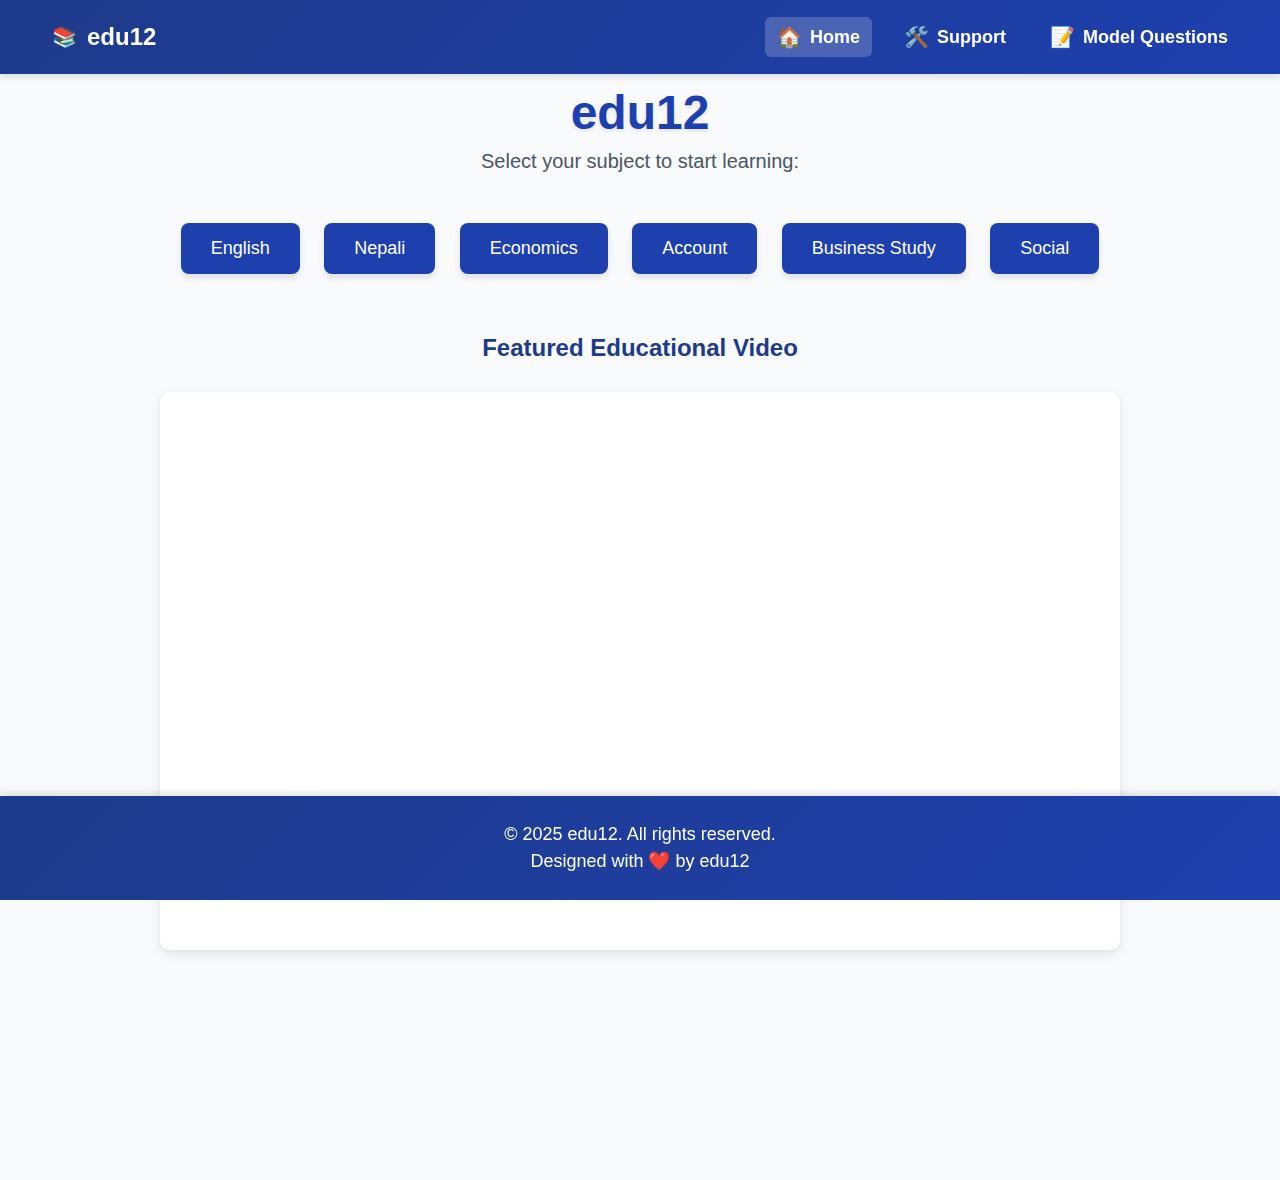
<file: homepage.html>
<!DOCTYPE html>
<html>
<head>
  <title>edu12 - Class 12 Study Portal</title>
  <meta name="viewport" content="width=device-width, initial-scale=1.0">
  <style>
    /* Reset and box-sizing */
    * {
      margin: 0;
      padding: 0;
      box-sizing: border-box;
    }

    body {
      font-family: 'Segoe UI', Arial, sans-serif;
      text-align: center;
      padding: 85px 15px 180px; /* adjusted top padding for nav height */
      background-color: #f8fafc;
      position: relative;
      min-height: 100vh;
      margin: 0;
    }
    h1 {
      color: #1e40af;
      font-size: 48px;
      margin-bottom: 10px;
      font-weight: 700;
      text-shadow: 0 2px 4px rgba(0,0,0,0.1);
    }
    p {
      font-size: 20px;
      margin-bottom: 40px;
      color: #4b5563;
    }
    .subjects {
      margin-top: 20px;
    }
    .subject-btn {
      background-color: #1e40af;
      color: white;
      border: none;
      padding: 15px 30px;
      margin: 10px;
      font-size: 18px;
      border-radius: 8px;
      cursor: pointer;
      transition: all 0.3s ease;
      text-decoration: none;
      display: inline-block;
      box-shadow: 0 4px 6px rgba(0,0,0,0.1);
    }
    .subject-btn:hover {
      background-color: #1e3a8a;
      transform: translateY(-2px);
      box-shadow: 0 6px 8px rgba(0,0,0,0.15);
    }

    /* Video section styling */
    .video-section {
      margin: 50px auto;
      max-width: 1000px;
      padding: 0 20px;
    }
    
    .video-container {
      background: white;
      border-radius: 10px;
      padding: 20px;
      box-shadow: 0 4px 12px rgba(0,0,0,0.1);
      margin-top: 30px;
    }
    
    .video-wrapper {
      position: relative;
      padding-bottom: 56.25%; /* 16:9 aspect ratio */
      height: 0;
      overflow: hidden;
      border-radius: 8px;
    }
    
    .video-wrapper iframe {
      position: absolute;
      top: 0;
      left: 0;
      width: 100%;
      height: 100%;
      border: none;
    }
    
    .video-title {
      font-size: 24px;
      margin-bottom: 15px;
      color: #1e3a8a;
    }

    /* Improved Navigation bar styling */
    nav {
      position: fixed;
      top: 0;
      left: 0;
      width: 100%;
      background: linear-gradient(135deg, #1e3a8a 0%, #1e40af 100%);
      display: flex;
      justify-content: center;
      padding: 15px 10px;
      box-shadow: 0 4px 6px rgba(0,0,0,0.1);
      z-index: 1000;
      overflow-x: auto;
    }
    
    .nav-container {
      display: flex;
      width: 100%;
      max-width: 1200px;
      justify-content: space-between;
      align-items: center;
    }
    
    .nav-logo {
      color: white;
      font-size: 24px;
      font-weight: bold;
      text-decoration: none;
      display: flex;
      align-items: center;
      gap: 10px;
    }
    
    .nav-links {
      display: flex;
      gap: 20px;
    }
    
    nav a {
      color: white;
      text-decoration: none;
      font-size: 18px;
      display: flex;
      align-items: center;
      gap: 8px;
      font-weight: 600;
      white-space: nowrap;
      transition: all 0.3s ease;
      padding: 8px 12px;
      border-radius: 6px;
    }
    
    nav a:hover {
      background-color: rgba(255,255,255,0.15);
      transform: translateY(-2px);
    }
    
    nav a.active {
      background-color: rgba(255,255,255,0.2);
    }
    
    nav a .icon {
      font-size: 20px;
    }

    /* Footer styling */
    footer {
      position: fixed;
      bottom: 0;
      left: 0;
      width: 100%;
      background: linear-gradient(135deg, #1e3a8a 0%, #1e40af 100%);
      color: white;
      padding: 25px 20px;
      font-size: 18px;
      text-align: center;
      box-shadow: 0 -4px 6px rgba(0,0,0,0.1);
      line-height: 1.5;
      font-weight: 500;
    }

    /* Responsive design */
    @media (max-width: 768px) {
      .nav-container {
        flex-direction: column;
        gap: 15px;
      }
      
      .nav-links {
        width: 100%;
        justify-content: center;
        flex-wrap: wrap;
      }
      
      .video-section {
        margin: 30px auto;
      }
    }
    
    @media (max-width: 480px) {
      h1 {
        font-size: 36px;
      }
      p {
        font-size: 16px;
      }
      .subject-btn {
        font-size: 16px;
        padding: 12px 20px;
        margin: 8px;
      }
      nav a {
        font-size: 16px;
        padding: 6px 10px;
      }
      footer {
        font-size: 16px;
        padding: 20px 15px;
      }
      .video-title {
        font-size: 20px;
      }
    }
  </style>
</head>
<body>

<nav>
  <div class="nav-container">
    <a href="index.html" class="nav-logo">
      <span class="icon">📚</span>
      <span>edu12</span>
    </a>
    <div class="nav-links">
      <a href="index.html" title="Home" class="active">
        <span class="icon">🏠</span>
        <span>Home</span>
      </a>
      <a href="support.html" title="Support">
        <span class="icon">🛠️</span>
        <span>Support</span>
      </a>
      <a href="model_question.html" title="Model Question">
        <span class="icon">📝</span>
        <span>Model Questions</span>
      </a>
    </div>
  </div>
</nav>

  <h1>edu12</h1>
  <p>Select your subject to start learning:</p>

  <div class="subjects">
    <a href="English.html" class="subject-btn">English</a>
    <a href="nepali.html" class="subject-btn">Nepali</a>
    <a href="economics.html" class="subject-btn">Economics</a>
    <a href="account.html" class="subject-btn">Account</a>
    <a href="business_study.html" class="subject-btn">Business Study</a>
    <a href="social.html" class="subject-btn">Social</a>
  </div>

  <!-- Video Section -->
  <div class="video-section">
    <h2 class="video-title">Featured Educational Video</h2>
    <div class="video-container">
      <div class="video-wrapper">
        <iframe src="https://www.youtube.com/embed/pA5BVON9mWU" frameborder="0" allow="accelerometer; autoplay; clipboard-write; encrypted-media; gyroscope; picture-in-picture" allowfullscreen></iframe>
      </div>
    </div>
  </div>

  <footer>
    &copy; 2025 edu12. All rights reserved.<br>
    Designed with ❤️ by edu12
  </footer>

</body>
</html>
</file>
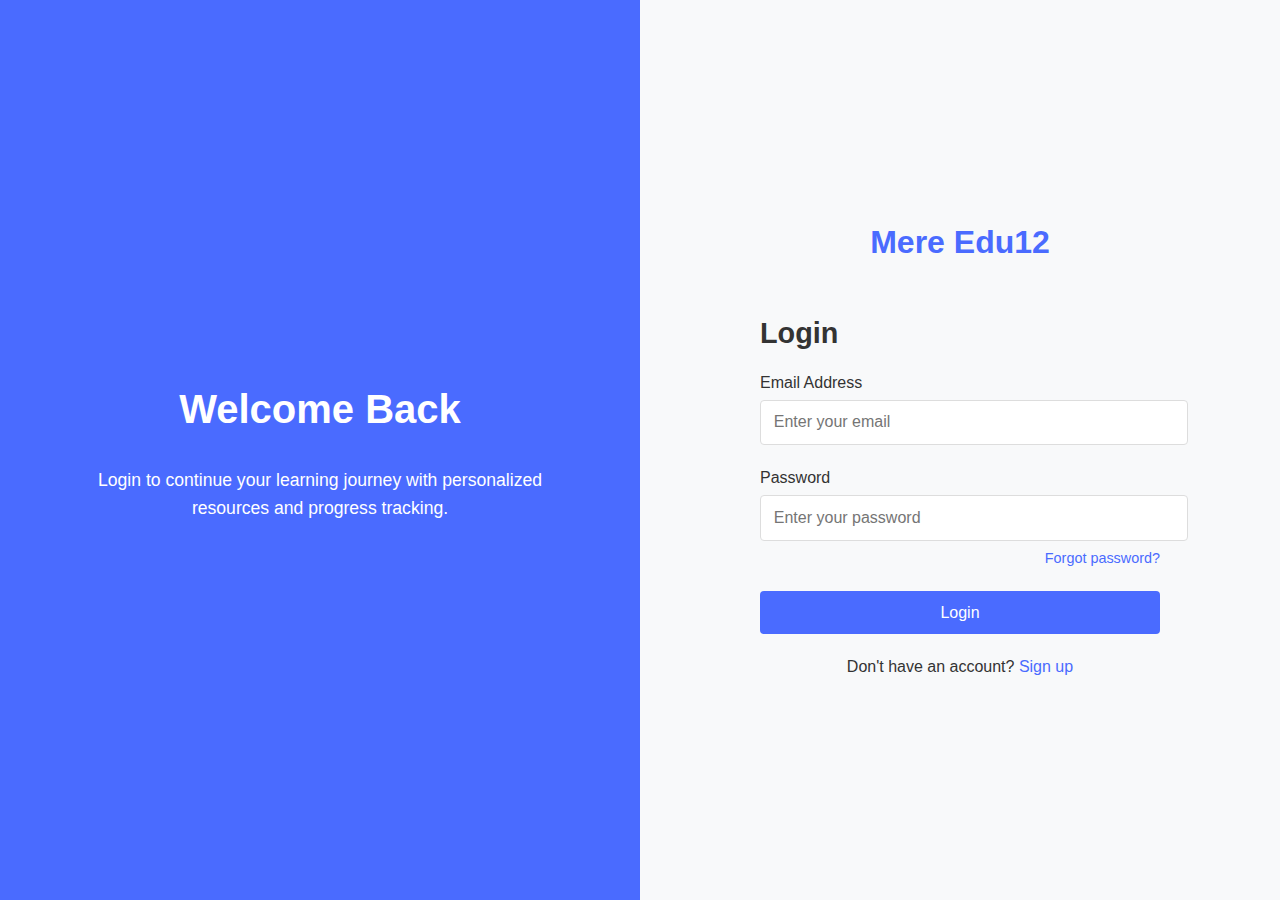
<file: login.html>
<!DOCTYPE html>
<html lang="en">
<head>
    <meta charset="UTF-8">
    <meta name="viewport" content="width=device-width, initial-scale=1.0">
    <title>Mere Edu12 - Login</title>
    <style>
        :root {
            --primary: #4a6bff;
            --secondary: #f8f9fa;
            --accent: #ff6b6b;
            --text: #333;
            --light: #fff;
        }
        
        body {
            font-family: 'Segoe UI', Tahoma, Geneva, Verdana, sans-serif;
            margin: 0;
            padding: 0;
            background-color: var(--secondary);
            color: var(--text);
        }
        
        .container {
            display: flex;
            min-height: 100vh;
        }
        
        .left-section {
            flex: 1;
            background-color: var(--primary);
            color: var(--light);
            padding: 2rem;
            display: flex;
            flex-direction: column;
            justify-content: center;
            align-items: center;
            text-align: center;
        }
        
        .left-section h1 {
            font-size: 2.5rem;
            margin-bottom: 1rem;
        }
        
        .left-section p {
            font-size: 1.1rem;
            max-width: 80%;
            line-height: 1.6;
        }
        
        .right-section {
            flex: 1;
            display: flex;
            flex-direction: column;
            justify-content: center;
            align-items: center;
            padding: 2rem;
        }
        
        .logo {
            margin-bottom: 2rem;
            font-size: 2rem;
            font-weight: bold;
            color: var(--primary);
        }
        
        .form-container {
            width: 100%;
            max-width: 400px;
        }
        
        .form-title {
            font-size: 1.8rem;
            margin-bottom: 1.5rem;
            color: var(--text);
        }
        
        .form-group {
            margin-bottom: 1.5rem;
        }
        
        .form-group label {
            display: block;
            margin-bottom: 0.5rem;
            font-weight: 500;
        }
        
        .form-group input {
            width: 100%;
            padding: 0.8rem;
            border: 1px solid #ddd;
            border-radius: 4px;
            font-size: 1rem;
        }
        
        .btn {
            background-color: var(--primary);
            color: var(--light);
            border: none;
            padding: 0.8rem 1.5rem;
            border-radius: 4px;
            font-size: 1rem;
            cursor: pointer;
            width: 100%;
            transition: background-color 0.3s;
        }
        
        .btn:hover {
            background-color: #3a5bef;
        }
        
        .forgot-password {
            text-align: right;
            margin-top: -1rem;
            margin-bottom: 1.5rem;
        }
        
        .forgot-password a {
            color: var(--primary);
            text-decoration: none;
            font-size: 0.9rem;
        }
        
        .forgot-password a:hover {
            text-decoration: underline;
        }
        
        .signup-link {
            text-align: center;
            margin-top: 1.5rem;
        }
        
        .signup-link a {
            color: var(--primary);
            text-decoration: none;
            font-weight: 500;
        }
        
        .signup-link a:hover {
            text-decoration: underline;
        }
        
        .message {
            margin-top: 1rem;
            padding: 0.8rem;
            border-radius: 4px;
            text-align: center;
            display: none;
        }
        
        .success {
            background-color: #d4edda;
            color: #155724;
        }
        
        .error {
            background-color: #f8d7da;
            color: #721c24;
        }
        
        @media (max-width: 768px) {
            .container {
                flex-direction: column;
            }
            
            .left-section {
                padding: 2rem 1rem;
            }
            
            .right-section {
                padding: 2rem 1rem;
            }
        }
    </style>
</head>
<body>
    <div class="container">
        <div class="left-section">
            <h1>Welcome Back</h1>
            <p>Login to continue your learning journey with personalized resources and progress tracking.</p>
        </div>
        <div class="right-section">
            <div class="logo">Mere Edu12</div>
            <div class="form-container">
                <h2 class="form-title">Login</h2>
                <div id="message" class="message"></div>
                <form id="loginForm">
                    <div class="form-group">
                        <label for="email">Email Address</label>
                        <input type="email" id="email" placeholder="Enter your email" required>
                    </div>
                    <div class="form-group">
                        <label for="password">Password</label>
                        <input type="password" id="password" placeholder="Enter your password" required>
                    </div>
                    <div class="forgot-password">
                        <a href="#">Forgot password?</a>
                    </div>
                    <button type="submit" class="btn">Login</button>
                </form>
                <div class="signup-link">
                    Don't have an account? <a href="signup.html">Sign up</a>
                </div>
            </div>
        </div>
    </div>

    <script>
        document.addEventListener('DOMContentLoaded', function() {
            // Auto-fill email if coming from signup
            const registeredEmail = sessionStorage.getItem('registeredEmail');
            if (registeredEmail) {
                document.getElementById('email').value = registeredEmail;
                sessionStorage.removeItem('registeredEmail');
            }

            // Check if user is already logged in
            if (localStorage.getItem('isLoggedIn') === 'true') {
                window.location.href = 'homepage.html';
            }
        });

        document.getElementById('loginForm').addEventListener('submit', async function(e) {
            e.preventDefault();
            
            const email = document.getElementById('email').value;
            const password = document.getElementById('password').value;
            
            const messageEl = document.getElementById('message');
            messageEl.style.display = 'none';
            
            try {
                // Fetch users from JSONBin.io
                const response = await fetch('https://api.jsonbin.io/v3/b/689c3c1eae596e708fc8ef99/latest', {
                    headers: {
                        'X-Master-Key': '$2a$10$cAXel/UUKn3vZQoDInjeROeJSQ.mPt0TGSMegBOfZMqkvuXtfkZLG'
                    }
                });
                
                const data = await response.json();
                const users = data.record.users || [];
                
                // Find user with matching email and password
                const user = users.find(u => u.email === email && u.password === password);
                
                if (user) {
                    // Store login state in localStorage
                    localStorage.setItem('isLoggedIn', 'true');
                    // Store user data in sessionStorage
                    sessionStorage.setItem('loggedInUser', JSON.stringify(user));
                    
                    // Show success message
                    messageEl.textContent = 'Login successful! Redirecting...';
                    messageEl.className = 'message success';
                    messageEl.style.display = 'block';
                    
                    // Redirect to homepage.html after 1 second
                    setTimeout(() => {
                        window.location.href = 'homepage.html';
                    }, 1000);
                } else {
                    messageEl.textContent = 'Invalid email or password!';
                    messageEl.className = 'message error';
                    messageEl.style.display = 'block';
                }
            } catch (error) {
                console.error('Error:', error);
                messageEl.textContent = 'An error occurred. Please try again.';
                messageEl.className = 'message error';
                messageEl.style.display = 'block';
            }
        });
    </script>
</body>
</html>
</file>
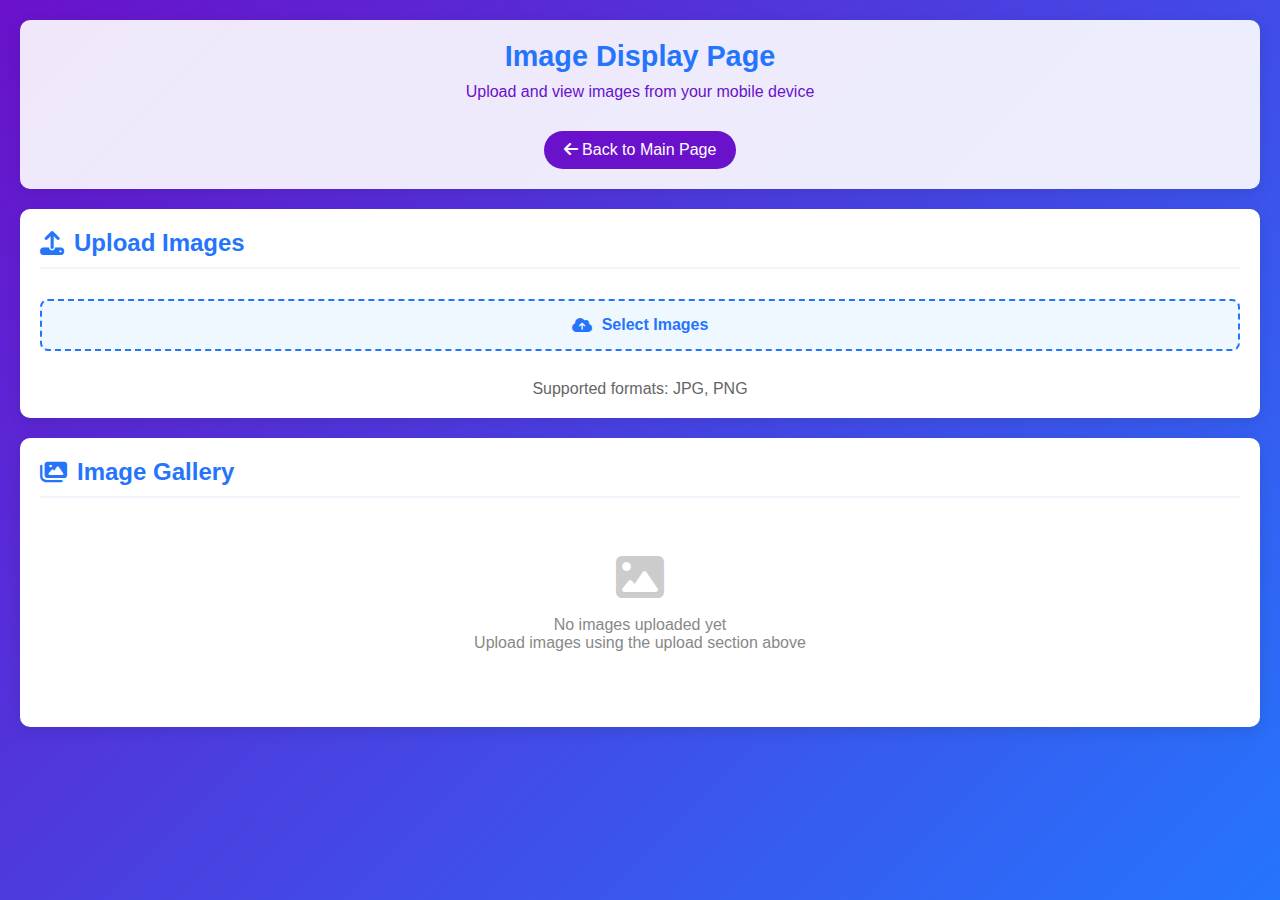
<file: model_question.html>
<!DOCTYPE html>
<html lang="en">
<head>
    <meta charset="UTF-8">
    <meta name="viewport" content="width=device-width, initial-scale=1.0">
    <title>Image Display</title>
    <link rel="stylesheet" href="https://cdnjs.cloudflare.com/ajax/libs/font-awesome/6.4.0/css/all.min.css">
    <style>
        * {
            margin: 0;
            padding: 0;
            box-sizing: border-box;
            font-family: 'Segoe UI', Tahoma, Geneva, Verdana, sans-serif;
        }
        
        body {
            background: linear-gradient(135deg, #6a11cb 0%, #2575fc 100%);
            color: #333;
            min-height: 100vh;
            padding: 20px;
        }
        
        .container {
            max-width: 100%;
            margin: 0 auto;
        }
        
        header {
            text-align: center;
            padding: 20px;
            margin-bottom: 20px;
            background-color: rgba(255, 255, 255, 0.9);
            border-radius: 10px;
            box-shadow: 0 4px 15px rgba(0, 0, 0, 0.1);
        }
        
        h1 {
            color: #2575fc;
            font-size: 1.8rem;
            margin-bottom: 10px;
        }
        
        .subtitle {
            color: #6a11cb;
            font-size: 1rem;
            margin-bottom: 15px;
        }
        
        .upload-section {
            background: white;
            border-radius: 10px;
            padding: 20px;
            margin-bottom: 20px;
            text-align: center;
            box-shadow: 0 4px 15px rgba(0, 0, 0, 0.1);
        }
        
        .upload-btn-wrapper {
            position: relative;
            overflow: hidden;
            display: inline-block;
            margin: 15px 0;
            width: 100%;
        }
        
        .upload-btn {
            border: 2px dashed #2575fc;
            color: #2575fc;
            background-color: #f0f8ff;
            padding: 15px;
            border-radius: 8px;
            font-size: 16px;
            font-weight: bold;
            cursor: pointer;
            display: flex;
            align-items: center;
            justify-content: center;
            gap: 10px;
            width: 100%;
            text-align: center;
        }
        
        .upload-btn-wrapper input[type=file] {
            position: absolute;
            left: 0;
            top: 0;
            opacity: 0;
            width: 100%;
            height: 100%;
            cursor: pointer;
        }
        
        .image-gallery {
            background: white;
            border-radius: 10px;
            padding: 20px;
            margin-bottom: 20px;
            box-shadow: 0 4px 15px rgba(0, 0, 0, 0.1);
        }
        
        .gallery-title {
            color: #2575fc;
            margin-bottom: 15px;
            padding-bottom: 10px;
            border-bottom: 2px solid #f0f3f9;
            display: flex;
            align-items: center;
            gap: 10px;
        }
        
        .image-grid {
            display: grid;
            grid-template-columns: repeat(auto-fill, minmax(200px, 1fr));
            gap: 15px;
            margin-top: 15px;
        }
        
        .image-item {
            border: 1px solid #eee;
            border-radius: 8px;
            overflow: hidden;
            transition: transform 0.3s, box-shadow 0.3s;
            cursor: pointer;
        }
        
        .image-item:hover {
            transform: translateY(-5px);
            box-shadow: 0 5px 15px rgba(0, 0, 0, 0.1);
        }
        
        .image-thumbnail {
            height: 150px;
            display: flex;
            align-items: center;
            justify-content: center;
            background: #f9f9f9;
            overflow: hidden;
        }
        
        .image-thumbnail img {
            width: 100%;
            height: 100%;
            object-fit: cover;
        }
        
        .image-details {
            padding: 10px;
            text-align: center;
            background: #f8f9ff;
        }
        
        .image-name {
            font-weight: bold;
            font-size: 0.9rem;
            white-space: nowrap;
            overflow: hidden;
            text-overflow: ellipsis;
        }
        
        .no-images {
            text-align: center;
            color: #888;
            padding: 40px 20px;
            grid-column: 1 / -1;
        }
        
        .no-images i {
            font-size: 3rem;
            margin-bottom: 15px;
            color: #ccc;
        }
        
        .modal {
            display: none;
            position: fixed;
            top: 0;
            left: 0;
            width: 100%;
            height: 100%;
            background: rgba(0, 0, 0, 0.8);
            z-index: 1000;
            align-items: center;
            justify-content: center;
        }
        
        .modal-content {
            background: white;
            border-radius: 10px;
            max-width: 90%;
            max-height: 90%;
            overflow: auto;
            position: relative;
        }
        
        .modal-header {
            display: flex;
            justify-content: space-between;
            align-items: center;
            padding: 15px 20px;
            background: #2575fc;
            color: white;
        }
        
        .modal-body {
            padding: 20px;
            text-align: center;
        }
        
        .modal-body img {
            max-width: 100%;
            max-height: 70vh;
        }
        
        .close-modal {
            background: none;
            border: none;
            color: white;
            font-size: 1.5rem;
            cursor: pointer;
        }
        
        .back-btn {
            display: inline-block;
            margin-top: 15px;
            padding: 10px 20px;
            background: #6a11cb;
            color: white;
            text-decoration: none;
            border-radius: 30px;
            transition: background 0.3s;
        }
        
        .back-btn:hover {
            background: #580fb5;
        }
        
        @media (max-width: 768px) {
            h1 {
                font-size: 1.5rem;
            }
            
            .image-grid {
                grid-template-columns: repeat(auto-fill, minmax(150px, 1fr));
            }
        }
    </style>
</head>
<body>
    <div class="container">
        <header>
            <h1>Image Display Page</h1>
            <p class="subtitle">Upload and view images from your mobile device</p>
            <a href="nepali.html" class="back-btn">
                <i class="fas fa-arrow-left"></i> Back to Main Page
            </a>
        </header>
        
        <div class="upload-section">
            <h2 class="gallery-title">
                <i class="fas fa-upload"></i> Upload Images
            </h2>
            
            <div class="upload-btn-wrapper">
                <div class="upload-btn">
                    <i class="fas fa-cloud-upload-alt"></i> Select Images
                </div>
                <input type="file" id="imageInput" accept=".jpg,.jpeg,.png" multiple>
            </div>
            
            <p style="text-align: center; margin-top: 10px; color: #666;">
                Supported formats: JPG, PNG
            </p>
        </div>
        
        <div class="image-gallery">
            <h2 class="gallery-title">
                <i class="fas fa-images"></i> Image Gallery
            </h2>
            
            <div id="noImages" class="no-images">
                <i class="fas fa-image"></i>
                <p>No images uploaded yet</p>
                <p>Upload images using the upload section above</p>
            </div>
            
            <div id="imageGrid" class="image-grid">
                <!-- Images will be displayed here -->
            </div>
        </div>
    </div>

    <div class="modal" id="imageModal">
        <div class="modal-content">
            <div class="modal-header">
                <h3 id="modalTitle">Image Preview</h3>
                <button class="close-modal" onclick="closeModal()">
                    <i class="fas fa-times"></i>
                </button>
            </div>
            <div class="modal-body" id="modalBody">
                <!-- Image preview will be displayed here -->
            </div>
        </div>
    </div>

    <script>
        // Store uploaded images
        let uploadedImages = [];
        
        // DOM elements
        const imageInput = document.getElementById('imageInput');
        const imageGrid = document.getElementById('imageGrid');
        const noImages = document.getElementById('noImages');
        const imageModal = document.getElementById('imageModal');
        const modalTitle = document.getElementById('modalTitle');
        const modalBody = document.getElementById('modalBody');
        
        // Handle image selection
        imageInput.addEventListener('change', function(event) {
            const files = event.target.files;
            
            if (files.length > 0) {
                for (let i = 0; i < files.length; i++) {
                    const file = files[i];
                    if (file.type.includes('image')) {
                        uploadedImages.push(file);
                        addImageToGrid(file);
                    }
                }
                
                // Update UI
                if (uploadedImages.length > 0) {
                    noImages.style.display = 'none';
                }
                
                // Clear the input to allow selecting the same file again
                imageInput.value = '';
            }
        });
        
        // Add image to the grid
        function addImageToGrid(file) {
            const imageItem = document.createElement('div');
            imageItem.className = 'image-item';
            
            imageItem.innerHTML = `
                <div class="image-thumbnail">
                    <img src="${URL.createObjectURL(file)}" alt="${file.name}">
                </div>
                <div class="image-details">
                    <div class="image-name">${file.name}</div>
                </div>
            `;
            
            // Add click event to view the image
            imageItem.addEventListener('click', function() {
                openModal(file);
            });
            
            imageGrid.appendChild(imageItem);
        }
        
        // Open modal with image preview
        function openModal(file) {
            modalTitle.textContent = file.name;
            modalBody.innerHTML = '';
            
            // Display image
            const img = document.createElement('img');
            img.src = URL.createObjectURL(file);
            img.alt = file.name;
            modalBody.appendChild(img);
            
            // Show the modal
            imageModal.style.display = 'flex';
        }
        
        // Close the modal
        function closeModal() {
            imageModal.style.display = 'none';
            
            // Release object URLs to free memory
            const images = modalBody.querySelectorAll('img');
            images.forEach(img => URL.revokeObjectURL(img.src));
        }
        
        // Close modal when clicking outside content
        imageModal.addEventListener('click', function(event) {
            if (event.target === imageModal) {
                closeModal();
            }
        });
    </script>
</body>
</html>
</file>
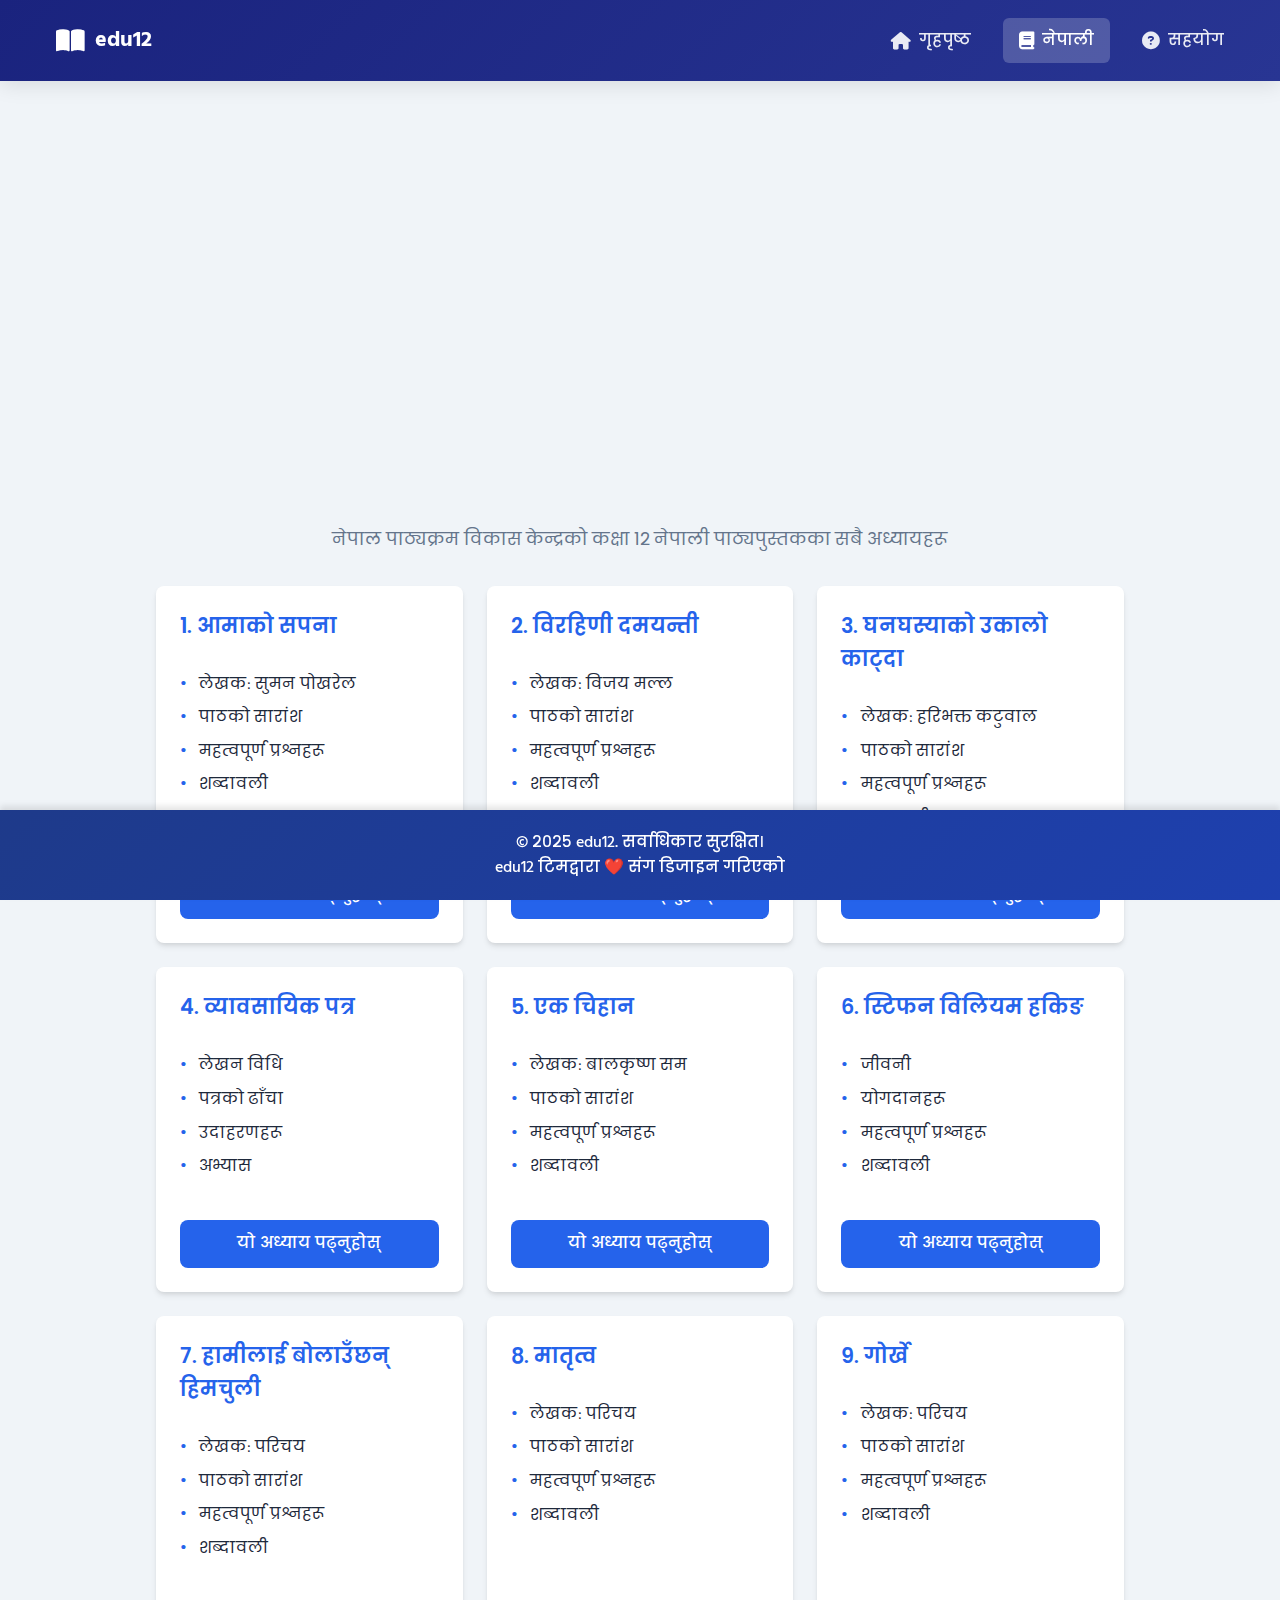
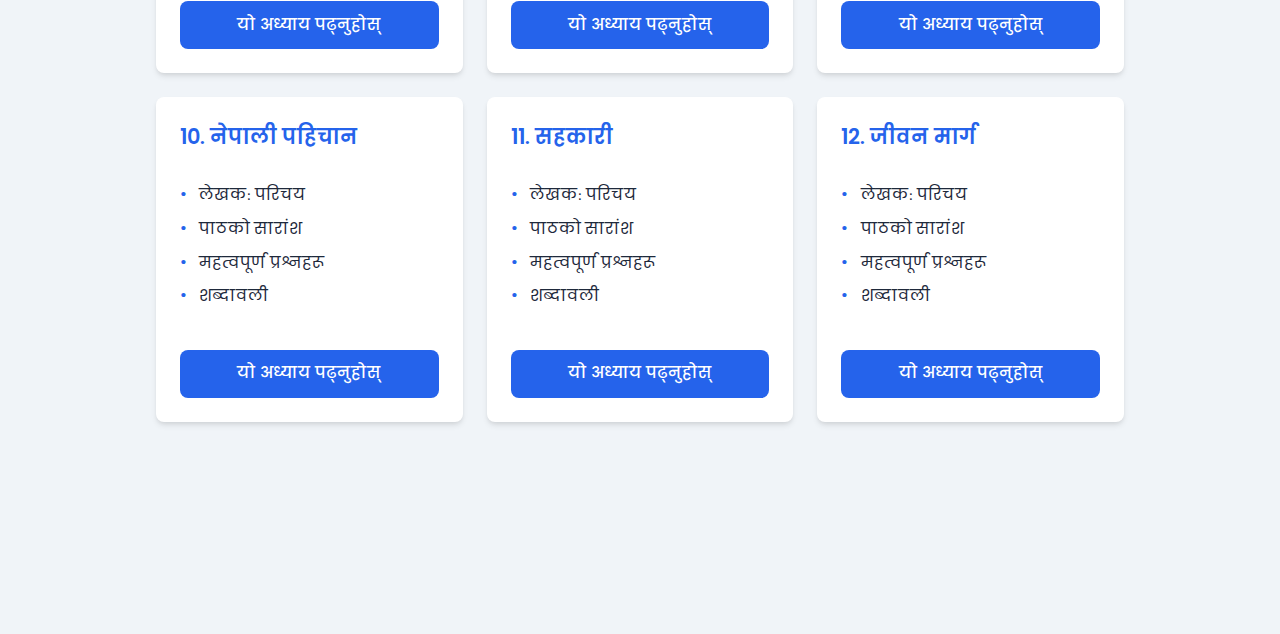
<file: nepali (1).html>
<!DOCTYPE html>
<html lang="ne">
<head>
  <meta charset="UTF-8">
  <title>कक्षा १२ नेपाली - edu12</title>
  <meta name="viewport" content="width=device-width, initial-scale=1.0">
  <meta name="description" content="नेपाली पाठ्यक्रमका लागि कक्षा १२ नेपाली अध्ययन सामग्रीहरू">
  <link rel="preconnect" href="https://fonts.googleapis.com">
  <link rel="preconnect" href="https://fonts.gstatic.com" crossorigin>
  <link href="https://fonts.googleapis.com/css2?family=Poppins:wght@400;500;600;700&family=Hind+Siliguri:wght@400;500;600;700&display=swap" rel="stylesheet">
  <link rel="stylesheet" href="https://cdnjs.cloudflare.com/ajax/libs/font-awesome/6.4.0/css/all.min.css">
  <style>
    :root {
      --primary-color: #2563eb;
      --primary-hover: #1d4ed8;
      --secondary-color: #f0f4f8;
      --text-color: #1e293b;
      --light-text: #64748b;
      --white: #ffffff;
      --shadow: 0 4px 6px -1px rgba(0, 0, 0, 0.1), 0 2px 4px -1px rgba(0, 0, 0, 0.06);
      --transition: all 0.3s cubic-bezier(0.4, 0, 0.2, 1);
    }

    * {
      margin: 0;
      padding: 0;
      box-sizing: border-box;
    }

    body {
      font-family: 'Hind Siliguri', 'Poppins', Arial, sans-serif;
      text-align: center;
      padding: 0 15px 180px;
      background-color: var(--secondary-color);
      position: relative;
      min-height: 100vh;
      margin: 0;
      color: var(--text-color);
      line-height: 1.6;
    }

    h1 {
      color: var(--primary-color);
      font-size: 2.5rem;
      margin: 1.5rem 0 1rem;
      font-weight: 700;
    }

    h2 {
      color: var(--primary-color);
      font-size: 1.8rem;
      margin: 2rem 0 1rem;
      font-weight: 600;
    }

    .page-description {
      font-size: 1.1rem;
      margin-bottom: 2rem;
      color: var(--light-text);
      max-width: 700px;
      margin-left: auto;
      margin-right: auto;
      margin-top: 35%;
    }

    .chapters-container {
      display: grid;
      grid-template-columns: repeat(auto-fit, minmax(300px, 1fr));
      gap: 1.5rem;
      max-width: 1000px;
      margin: 2rem auto;
      padding: 0 1rem;
      text-align: left;
    }

    .chapter-card {
      background-color: var(--white);
      border-radius: 0.5rem;
      padding: 1.5rem;
      box-shadow: var(--shadow);
      transition: var(--transition);
      display: flex;
      flex-direction: column;
    }

    .chapter-card:hover {
      transform: translateY(-5px);
      box-shadow: 0 10px 15px -3px rgba(0, 0, 0, 0.1);
    }

    .chapter-title {
      color: var(--primary-color);
      font-size: 1.3rem;
      margin-bottom: 0.8rem;
      font-weight: 600;
    }

    .chapter-topics {
      list-style-type: none;
      margin: 1rem 0;
      flex-grow: 1;
    }

    .chapter-topics li {
      margin-bottom: 0.5rem;
      position: relative;
      padding-left: 1.2rem;
    }

    .chapter-topics li:before {
      content: "•";
      color: var(--primary-color);
      position: absolute;
      left: 0;
      font-weight: bold;
    }

    .start-btn {
      background-color: var(--primary-color);
      color: var(--white);
      border: none;
      padding: 0.7rem 1.2rem;
      margin-top: 1rem;
      font-size: 1rem;
      border-radius: 0.5rem;
      cursor: pointer;
      transition: var(--transition);
      text-decoration: none;
      display: inline-block;
      font-weight: 500;
      text-align: center;
      width: 100%;
    }

    .start-btn:hover {
      background-color: var(--primary-hover);
      transform: translateY(-2px);
    }

    /* Modern Navigation Bar */
    nav {
      position: fixed;
      top: 0;
      left: 0;
      width: 100%;
      background: linear-gradient(135deg, #1a237e 0%, #283593 100%);
      box-shadow: 0 4px 20px rgba(0,0,0,0.1);
      z-index: 1000;
      padding: 0.8rem 1rem;
    }

    .nav-container {
      display: flex;
      max-width: 1200px;
      margin: 0 auto;
      justify-content: space-between;
      align-items: center;
    }

    .nav-logo {
      color: white;
      font-size: 1.4rem;
      font-weight: 700;
      text-decoration: none;
      display: flex;
      align-items: center;
      gap: 0.6rem;
      transition: all 0.3s ease;
    }

    .nav-logo:hover {
      transform: translateY(-2px);
    }

    .nav-logo i {
      font-size: 1.6rem;
    }

    .nav-links {
      display: flex;
      gap: 1rem;
    }

    nav a {
      color: rgba(255,255,255,0.9);
      text-decoration: none;
      font-size: 1rem;
      font-weight: 500;
      padding: 0.6rem 1rem;
      border-radius: 6px;
      transition: all 0.3s ease;
      display: flex;
      align-items: center;
      gap: 0.5rem;
      position: relative;
      overflow: hidden;
    }

    nav a::before {
      content: '';
      position: absolute;
      bottom: 0;
      left: 0;
      width: 0;
      height: 2px;
      background-color: white;
      transition: width 0.3s ease;
    }

    nav a:hover {
      color: white;
      background-color: rgba(255,255,255,0.1);
    }

    nav a:hover::before {
      width: 100%;
    }

    nav a.active {
      color: white;
      background-color: rgba(255,255,255,0.2);
    }

    nav a i {
      font-size: 1.1rem;
    }

    /* Footer */
    footer {
      position: fixed;
      bottom: 0;
      left: 0;
      width: 100%;
      background: linear-gradient(135deg, #1e3a8a 0%, #1e40af 100%);
      color: var(--white);
      padding: 1.2rem;
      text-align: center;
      box-shadow: 0 -4px 6px rgba(0,0,0,0.1);
      font-weight: 500;
    }

    .footer-content {
      max-width: 1200px;
      margin: 0 auto;
    }

    /* Responsive */
    @media (max-width: 768px) {
      h1 {
        font-size: 2rem;
      }

      h2 {
        font-size: 1.5rem;
      }

      .nav-container {
        flex-direction: column;
        gap: 0.8rem;
        padding: 0.5rem;
      }

      .nav-links {
        width: 100%;
        justify-content: center;
        flex-wrap: wrap;
        gap: 0.8rem;
      }

      .chapters-container {
        grid-template-columns: 1fr 1fr;
      }
      
      .page-description {
        margin-top: 45%;
      }
    }

    @media (max-width: 480px) {
      body {
        padding: 0 10px 150px;
      }

      h1 {
        font-size: 1.8rem;
        margin: 1rem 0;
      }

      .chapters-container {
        grid-template-columns: 1fr;
        padding: 0;
      }

      .chapter-card {
        padding: 1.2rem;
      }

      footer {
        padding: 1rem;
        font-size: 0.9rem;
      }
      
      .page-description {
        margin-top: 55%;
      }
    }
  </style>
</head>
<body>

<nav>
  <div class="nav-container">
    <a href="index.html" class="nav-logo">
      <i class="fas fa-book-open"></i>
      <span>edu12</span>
    </a>
    <div class="nav-links">
      <a href="homepage.html" title="गृहपृष्ठ">
        <i class="fas fa-home"></i>
        <span>गृहपृष्ठ</span>
      </a>
      <a href="nepali.html" title="नेपाली" class="active">
        <i class="fas fa-book"></i>
        <span>नेपाली</span>
      </a>
      <a href="support.html" title="सहयोग">
        <i class="fas fa-question-circle"></i>
        <span>सहयोग</span>
      </a>
    </div>
  </div>
</nav>

<main>
  <h1>कक्षा १२ नेपाली</h1>
  <p class="page-description">नेपाल पाठ्यक्रम विकास केन्द्रको कक्षा १२ नेपाली पाठ्यपुस्तकका सबै अध्यायहरू</p>

  <div class="chapters-container">
    <!-- Chapter 1 -->
    <div class="chapter-card">
      <h3 class="chapter-title">१. आमाको सपना</h3>
      <ul class="chapter-topics">
        <li>लेखक: सुमन पोखरेल</li>
        <li>पाठको सारांश</li>
        <li>महत्वपूर्ण प्रश्नहरू</li>
        <li>शब्दावली</li>
      </ul>
      <a href="chapter1.html" class="start-btn">यो अध्याय पढ्नुहोस्</a>
    </div>

    <!-- Chapter 2 -->
    <div class="chapter-card">
      <h3 class="chapter-title">२. विरहिणी दमयन्ती</h3>
      <ul class="chapter-topics">
        <li>लेखक: विजय मल्ल</li>
        <li>पाठको सारांश</li>
        <li>महत्वपूर्ण प्रश्नहरू</li>
        <li>शब्दावली</li>
      </ul>
      <a href="chapter2.html" class="start-btn">यो अध्याय पढ्नुहोस्</a>
    </div>

    <!-- Chapter 3 -->
    <div class="chapter-card">
      <h3 class="chapter-title">३. घनघस्याको उकालो काट्दा</h3>
      <ul class="chapter-topics">
        <li>लेखक: हरिभक्त कटुवाल</li>
        <li>पाठको सारांश</li>
        <li>महत्वपूर्ण प्रश्नहरू</li>
        <li>शब्दावली</li>
      </ul>
      <a href="chapter3.html" class="start-btn">यो अध्याय पढ्नुहोस्</a>
    </div>

    <!-- Chapter 4 -->
    <div class="chapter-card">
      <h3 class="chapter-title">४. व्यावसायिक पत्र</h3>
      <ul class="chapter-topics">
        <li>लेखन विधि</li>
        <li>पत्रको ढाँचा</li>
        <li>उदाहरणहरू</li>
        <li>अभ्यास</li>
      </ul>
      <a href="chapter4.html" class="start-btn">यो अध्याय पढ्नुहोस्</a>
    </div>

    <!-- Chapter 5 -->
    <div class="chapter-card">
      <h3 class="chapter-title">५. एक चिहान</h3>
      <ul class="chapter-topics">
        <li>लेखक: बालकृष्ण सम</li>
        <li>पाठको सारांश</li>
        <li>महत्वपूर्ण प्रश्नहरू</li>
        <li>शब्दावली</li>
      </ul>
      <a href="chapter5.html" class="start-btn">यो अध्याय पढ्नुहोस्</a>
    </div>

    <!-- Chapter 6 -->
    <div class="chapter-card">
      <h3 class="chapter-title">६. स्टिफन विलियम हकिङ</h3>
      <ul class="chapter-topics">
        <li>जीवनी</li>
        <li>योगदानहरू</li>
        <li>महत्वपूर्ण प्रश्नहरू</li>
        <li>शब्दावली</li>
      </ul>
      <a href="chapter6.html" class="start-btn">यो अध्याय पढ्नुहोस्</a>
    </div>

    <!-- Chapter 7 -->
    <div class="chapter-card">
      <h3 class="chapter-title">७. हामीलाई बोलाउँछन् हिमचुली</h3>
      <ul class="chapter-topics">
        <li>लेखक: परिचय</li>
        <li>पाठको सारांश</li>
        <li>महत्वपूर्ण प्रश्नहरू</li>
        <li>शब्दावली</li>
      </ul>
      <a href="chapter7.html" class="start-btn">यो अध्याय पढ्नुहोस्</a>
    </div>

    <!-- Chapter 8 -->
    <div class="chapter-card">
      <h3 class="chapter-title">८. मातृत्व</h3>
      <ul class="chapter-topics">
        <li>लेखक: परिचय</li>
        <li>पाठको सारांश</li>
        <li>महत्वपूर्ण प्रश्नहरू</li>
        <li>शब्दावली</li>
      </ul>
      <a href="chapter8.html" class="start-btn">यो अध्याय पढ्नुहोस्</a>
    </div>

    <!-- Chapter 9 -->
    <div class="chapter-card">
      <h3 class="chapter-title">९. गोर्खे</h3>
      <ul class="chapter-topics">
        <li>लेखक: परिचय</li>
        <li>पाठको सारांश</li>
        <li>महत्वपूर्ण प्रश्नहरू</li>
        <li>शब्दावली</li>
      </ul>
      <a href="chapter9.html" class="start-btn">यो अध्याय पढ्नुहोस्</a>
    </div>

    <!-- Chapter 10 -->
    <div class="chapter-card">
      <h3 class="chapter-title">१०. नेपाली पहिचान</h3>
      <ul class="chapter-topics">
        <li>लेखक: परिचय</li>
        <li>पाठको सारांश</li>
        <li>महत्वपूर्ण प्रश्नहरू</li>
        <li>शब्दावली</li>
      </ul>
      <a href="chapter10.html" class="start-btn">यो अध्याय पढ्नुहोस्</a>
    </div>

    <!-- Chapter 11 -->
    <div class="chapter-card">
      <h3 class="chapter-title">११. सहकारी</h3>
      <ul class="chapter-topics">
        <li>लेखक: परिचय</li>
        <li>पाठको सारांश</li>
        <li>महत्वपूर्ण प्रश्नहरू</li>
        <li>शब्दावली</li>
      </ul>
      <a href="chapter11.html" class="start-btn">यो अध्याय पढ्नुहोस्</a>
    </div>

    <!-- Chapter 12 -->
    <div class="chapter-card">
      <h3 class="chapter-title">१२. जीवन मार्ग</h3>
      <ul class="chapter-topics">
        <li>लेखक: परिचय</li>
        <li>पाठको सारांश</li>
        <li>महत्वपूर्ण प्रश्नहरू</li>
        <li>शब्दावली</li>
      </ul>
      <a href="chapter12.html" class="start-btn">यो अध्याय पढ्नुहोस्</a>
    </div>
  </div>
</main>

<footer>
  <div class="footer-content">
    &copy; २०२५ edu12. सर्वाधिकार सुरक्षित।<br>
    edu12 टिमद्वारा ❤️ संग डिजाइन गरिएको
  </div>
</footer>

</body>
</html>
</file>
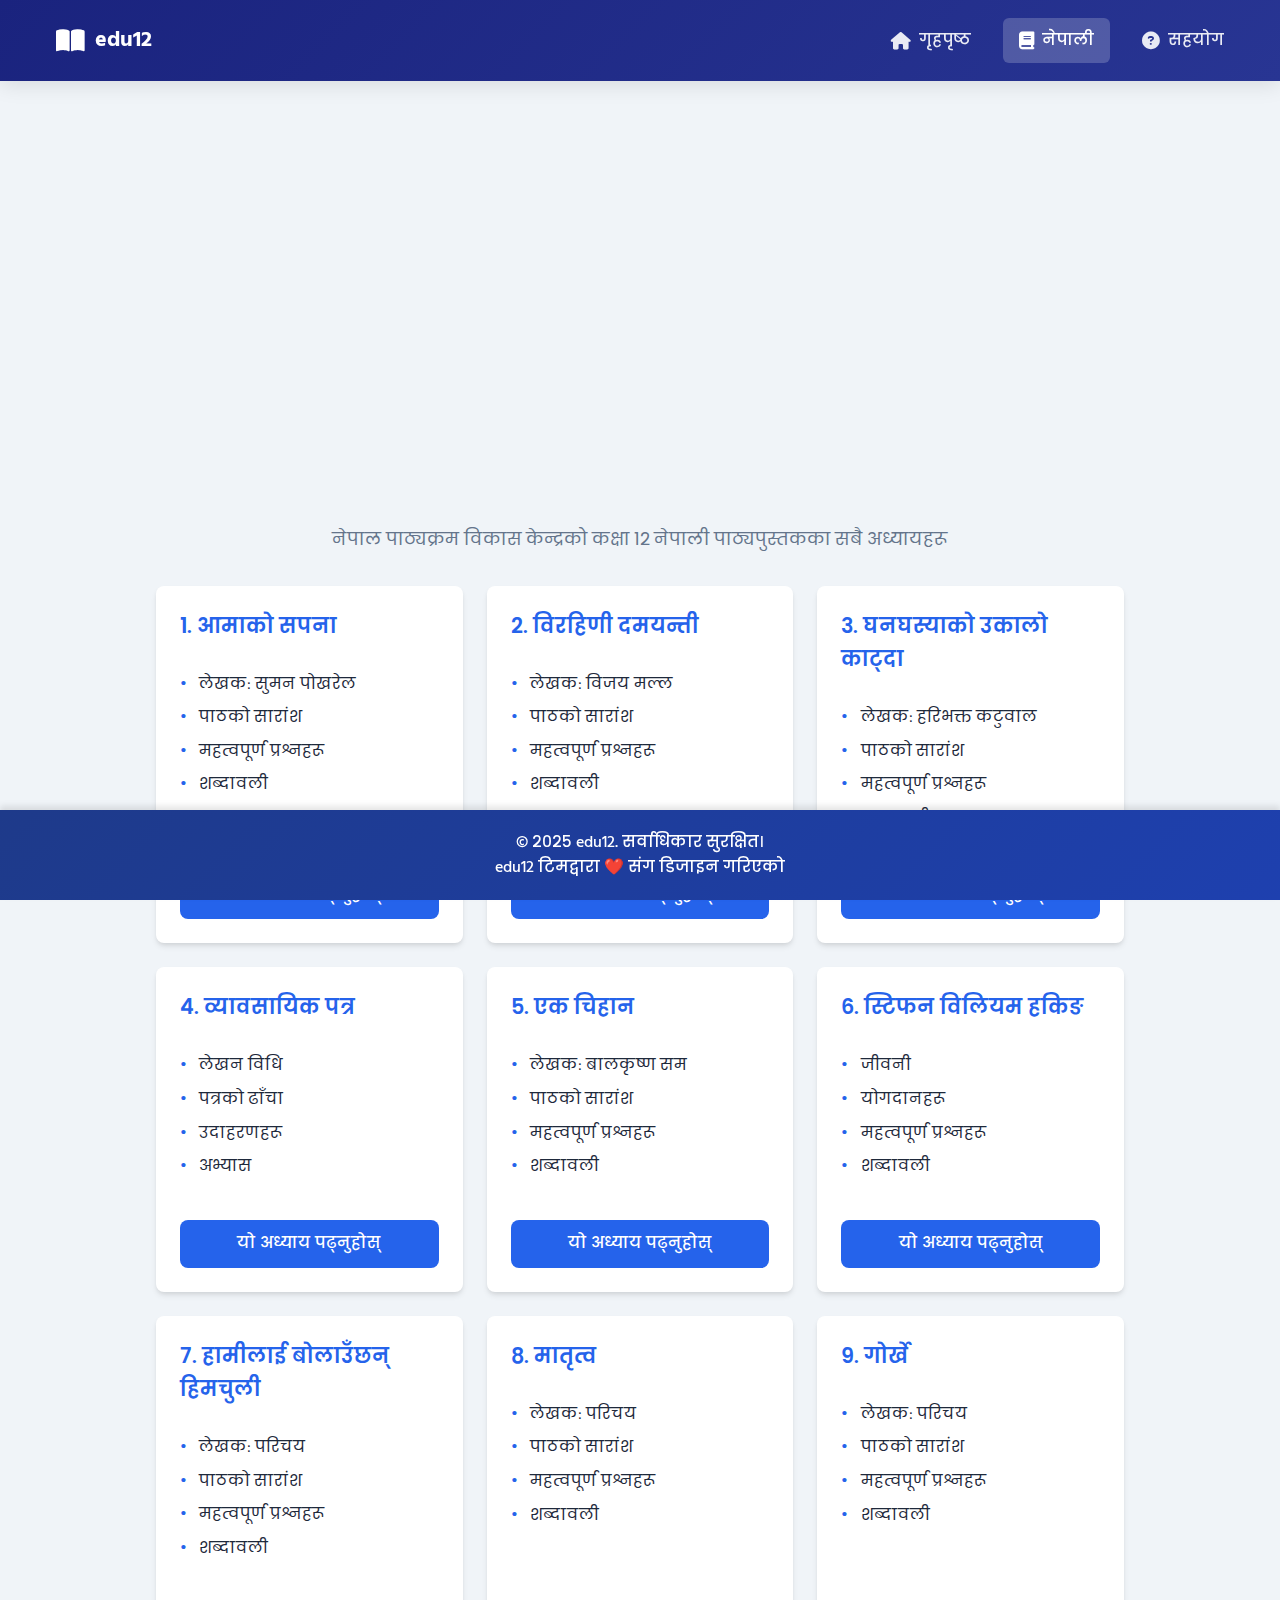
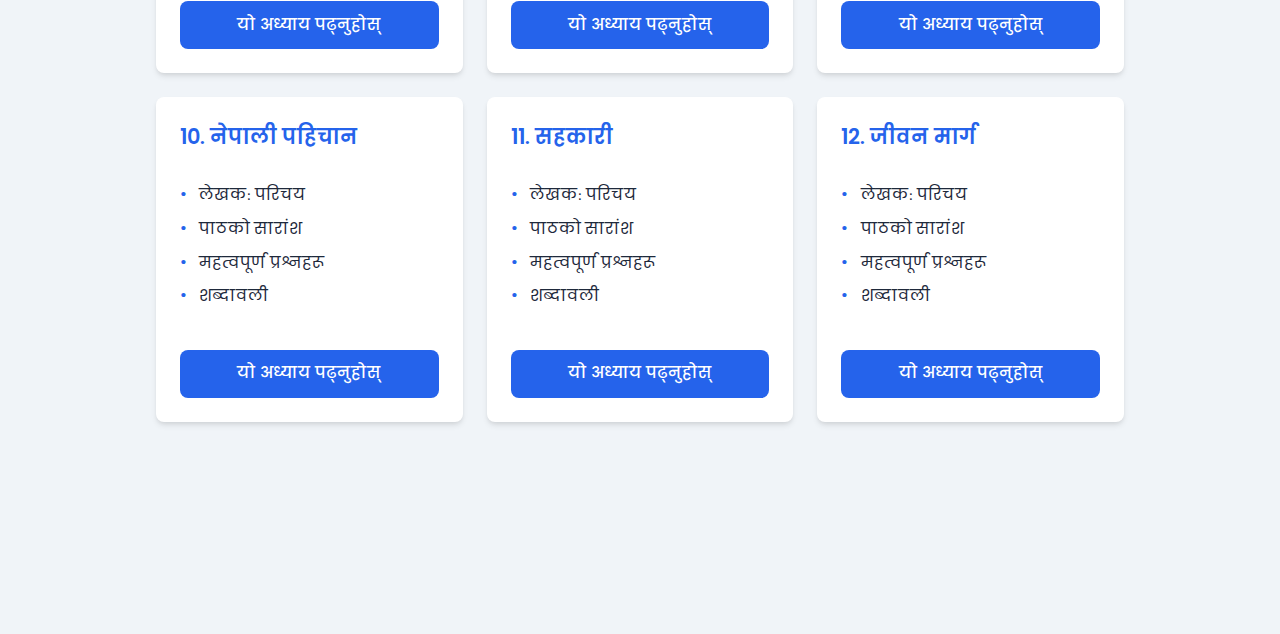
<file: nepali.html>
<!DOCTYPE html>
<html lang="ne">
<head>
  <meta charset="UTF-8">
  <title>कक्षा १२ नेपाली - edu12</title>
  <meta name="viewport" content="width=device-width, initial-scale=1.0">
  <meta name="description" content="नेपाली पाठ्यक्रमका लागि कक्षा १२ नेपाली अध्ययन सामग्रीहरू">
  <link rel="preconnect" href="https://fonts.googleapis.com">
  <link rel="preconnect" href="https://fonts.gstatic.com" crossorigin>
  <link href="https://fonts.googleapis.com/css2?family=Poppins:wght@400;500;600;700&family=Hind+Siliguri:wght@400;500;600;700&display=swap" rel="stylesheet">
  <link rel="stylesheet" href="https://cdnjs.cloudflare.com/ajax/libs/font-awesome/6.4.0/css/all.min.css">
  <style>
    :root {
      --primary-color: #2563eb;
      --primary-hover: #1d4ed8;
      --secondary-color: #f0f4f8;
      --text-color: #1e293b;
      --light-text: #64748b;
      --white: #ffffff;
      --shadow: 0 4px 6px -1px rgba(0, 0, 0, 0.1), 0 2px 4px -1px rgba(0, 0, 0, 0.06);
      --transition: all 0.3s cubic-bezier(0.4, 0, 0.2, 1);
    }

    * {
      margin: 0;
      padding: 0;
      box-sizing: border-box;
    }

    body {
      font-family: 'Hind Siliguri', 'Poppins', Arial, sans-serif;
      text-align: center;
      padding: 0 15px 180px;
      background-color: var(--secondary-color);
      position: relative;
      min-height: 100vh;
      margin: 0;
      color: var(--text-color);
      line-height: 1.6;
    }

    h1 {
      color: var(--primary-color);
      font-size: 2.5rem;
      margin: 1.5rem 0 1rem;
      font-weight: 700;
    }

    h2 {
      color: var(--primary-color);
      font-size: 1.8rem;
      margin: 2rem 0 1rem;
      font-weight: 600;
    }

    .page-description {
      font-size: 1.1rem;
      margin-bottom: 2rem;
      color: var(--light-text);
      max-width: 700px;
      margin-left: auto;
      margin-right: auto;
      margin-top: 35%;
    }

    .chapters-container {
      display: grid;
      grid-template-columns: repeat(auto-fit, minmax(300px, 1fr));
      gap: 1.5rem;
      max-width: 1000px;
      margin: 2rem auto;
      padding: 0 1rem;
      text-align: left;
    }

    .chapter-card {
      background-color: var(--white);
      border-radius: 0.5rem;
      padding: 1.5rem;
      box-shadow: var(--shadow);
      transition: var(--transition);
      display: flex;
      flex-direction: column;
    }

    .chapter-card:hover {
      transform: translateY(-5px);
      box-shadow: 0 10px 15px -3px rgba(0, 0, 0, 0.1);
    }

    .chapter-title {
      color: var(--primary-color);
      font-size: 1.3rem;
      margin-bottom: 0.8rem;
      font-weight: 600;
    }

    .chapter-topics {
      list-style-type: none;
      margin: 1rem 0;
      flex-grow: 1;
    }

    .chapter-topics li {
      margin-bottom: 0.5rem;
      position: relative;
      padding-left: 1.2rem;
    }

    .chapter-topics li:before {
      content: "•";
      color: var(--primary-color);
      position: absolute;
      left: 0;
      font-weight: bold;
    }

    .start-btn {
      background-color: var(--primary-color);
      color: var(--white);
      border: none;
      padding: 0.7rem 1.2rem;
      margin-top: 1rem;
      font-size: 1rem;
      border-radius: 0.5rem;
      cursor: pointer;
      transition: var(--transition);
      text-decoration: none;
      display: inline-block;
      font-weight: 500;
      text-align: center;
      width: 100%;
    }

    .start-btn:hover {
      background-color: var(--primary-hover);
      transform: translateY(-2px);
    }

    /* Modern Navigation Bar */
    nav {
      position: fixed;
      top: 0;
      left: 0;
      width: 100%;
      background: linear-gradient(135deg, #1a237e 0%, #283593 100%);
      box-shadow: 0 4px 20px rgba(0,0,0,0.1);
      z-index: 1000;
      padding: 0.8rem 1rem;
    }

    .nav-container {
      display: flex;
      max-width: 1200px;
      margin: 0 auto;
      justify-content: space-between;
      align-items: center;
    }

    .nav-logo {
      color: white;
      font-size: 1.4rem;
      font-weight: 700;
      text-decoration: none;
      display: flex;
      align-items: center;
      gap: 0.6rem;
      transition: all 0.3s ease;
    }

    .nav-logo:hover {
      transform: translateY(-2px);
    }

    .nav-logo i {
      font-size: 1.6rem;
    }

    .nav-links {
      display: flex;
      gap: 1rem;
    }

    nav a {
      color: rgba(255,255,255,0.9);
      text-decoration: none;
      font-size: 1rem;
      font-weight: 500;
      padding: 0.6rem 1rem;
      border-radius: 6px;
      transition: all 0.3s ease;
      display: flex;
      align-items: center;
      gap: 0.5rem;
      position: relative;
      overflow: hidden;
    }

    nav a::before {
      content: '';
      position: absolute;
      bottom: 0;
      left: 0;
      width: 0;
      height: 2px;
      background-color: white;
      transition: width 0.3s ease;
    }

    nav a:hover {
      color: white;
      background-color: rgba(255,255,255,0.1);
    }

    nav a:hover::before {
      width: 100%;
    }

    nav a.active {
      color: white;
      background-color: rgba(255,255,255,0.2);
    }

    nav a i {
      font-size: 1.1rem;
    }

    /* Footer */
    footer {
      position: fixed;
      bottom: 0;
      left: 0;
      width: 100%;
      background: linear-gradient(135deg, #1e3a8a 0%, #1e40af 100%);
      color: var(--white);
      padding: 1.2rem;
      text-align: center;
      box-shadow: 0 -4px 6px rgba(0,0,0,0.1);
      font-weight: 500;
    }

    .footer-content {
      max-width: 1200px;
      margin: 0 auto;
    }

    /* Responsive */
    @media (max-width: 768px) {
      h1 {
        font-size: 2rem;
      }

      h2 {
        font-size: 1.5rem;
      }

      .nav-container {
        flex-direction: column;
        gap: 0.8rem;
        padding: 0.5rem;
      }

      .nav-links {
        width: 100%;
        justify-content: center;
        flex-wrap: wrap;
        gap: 0.8rem;
      }

      .chapters-container {
        grid-template-columns: 1fr 1fr;
      }
      
      .page-description {
        margin-top: 45%;
      }
    }

    @media (max-width: 480px) {
      body {
        padding: 0 10px 150px;
      }

      h1 {
        font-size: 1.8rem;
        margin: 1rem 0;
      }

      .chapters-container {
        grid-template-columns: 1fr;
        padding: 0;
      }

      .chapter-card {
        padding: 1.2rem;
      }

      footer {
        padding: 1rem;
        font-size: 0.9rem;
      }
      
      .page-description {
        margin-top: 55%;
      }
    }
  </style>
</head>
<body>

<nav>
  <div class="nav-container">
    <a href="index.html" class="nav-logo">
      <i class="fas fa-book-open"></i>
      <span>edu12</span>
    </a>
    <div class="nav-links">
      <a href="homepage.html" title="गृहपृष्ठ">
        <i class="fas fa-home"></i>
        <span>गृहपृष्ठ</span>
      </a>
      <a href="nepali.html" title="नेपाली" class="active">
        <i class="fas fa-book"></i>
        <span>नेपाली</span>
      </a>
      <a href="support.html" title="सहयोग">
        <i class="fas fa-question-circle"></i>
        <span>सहयोग</span>
      </a>
    </div>
  </div>
</nav>

<main>
  <h1>कक्षा १२ नेपाली</h1>
  <p class="page-description">नेपाल पाठ्यक्रम विकास केन्द्रको कक्षा १२ नेपाली पाठ्यपुस्तकका सबै अध्यायहरू</p>

  <div class="chapters-container">
    <!-- Chapter 1 -->
    <div class="chapter-card">
      <h3 class="chapter-title">१. आमाको सपना</h3>
      <ul class="chapter-topics">
        <li>लेखक: सुमन पोखरेल</li>
        <li>पाठको सारांश</li>
        <li>महत्वपूर्ण प्रश्नहरू</li>
        <li>शब्दावली</li>
      </ul>
      <a href="chapter1.html" class="start-btn">यो अध्याय पढ्नुहोस्</a>
    </div>

    <!-- Chapter 2 -->
    <div class="chapter-card">
      <h3 class="chapter-title">२. विरहिणी दमयन्ती</h3>
      <ul class="chapter-topics">
        <li>लेखक: विजय मल्ल</li>
        <li>पाठको सारांश</li>
        <li>महत्वपूर्ण प्रश्नहरू</li>
        <li>शब्दावली</li>
      </ul>
      <a href="chapter2.html" class="start-btn">यो अध्याय पढ्नुहोस्</a>
    </div>

    <!-- Chapter 3 -->
    <div class="chapter-card">
      <h3 class="chapter-title">३. घनघस्याको उकालो काट्दा</h3>
      <ul class="chapter-topics">
        <li>लेखक: हरिभक्त कटुवाल</li>
        <li>पाठको सारांश</li>
        <li>महत्वपूर्ण प्रश्नहरू</li>
        <li>शब्दावली</li>
      </ul>
      <a href="chapter3.html" class="start-btn">यो अध्याय पढ्नुहोस्</a>
    </div>

    <!-- Chapter 4 -->
    <div class="chapter-card">
      <h3 class="chapter-title">४. व्यावसायिक पत्र</h3>
      <ul class="chapter-topics">
        <li>लेखन विधि</li>
        <li>पत्रको ढाँचा</li>
        <li>उदाहरणहरू</li>
        <li>अभ्यास</li>
      </ul>
      <a href="chapter4.html" class="start-btn">यो अध्याय पढ्नुहोस्</a>
    </div>

    <!-- Chapter 5 -->
    <div class="chapter-card">
      <h3 class="chapter-title">५. एक चिहान</h3>
      <ul class="chapter-topics">
        <li>लेखक: बालकृष्ण सम</li>
        <li>पाठको सारांश</li>
        <li>महत्वपूर्ण प्रश्नहरू</li>
        <li>शब्दावली</li>
      </ul>
      <a href="chapter5.html" class="start-btn">यो अध्याय पढ्नुहोस्</a>
    </div>

    <!-- Chapter 6 -->
    <div class="chapter-card">
      <h3 class="chapter-title">६. स्टिफन विलियम हकिङ</h3>
      <ul class="chapter-topics">
        <li>जीवनी</li>
        <li>योगदानहरू</li>
        <li>महत्वपूर्ण प्रश्नहरू</li>
        <li>शब्दावली</li>
      </ul>
      <a href="chapter6.html" class="start-btn">यो अध्याय पढ्नुहोस्</a>
    </div>

    <!-- Chapter 7 -->
    <div class="chapter-card">
      <h3 class="chapter-title">७. हामीलाई बोलाउँछन् हिमचुली</h3>
      <ul class="chapter-topics">
        <li>लेखक: परिचय</li>
        <li>पाठको सारांश</li>
        <li>महत्वपूर्ण प्रश्नहरू</li>
        <li>शब्दावली</li>
      </ul>
      <a href="chapter7.html" class="start-btn">यो अध्याय पढ्नुहोस्</a>
    </div>

    <!-- Chapter 8 -->
    <div class="chapter-card">
      <h3 class="chapter-title">८. मातृत्व</h3>
      <ul class="chapter-topics">
        <li>लेखक: परिचय</li>
        <li>पाठको सारांश</li>
        <li>महत्वपूर्ण प्रश्नहरू</li>
        <li>शब्दावली</li>
      </ul>
      <a href="chapter8.html" class="start-btn">यो अध्याय पढ्नुहोस्</a>
    </div>

    <!-- Chapter 9 -->
    <div class="chapter-card">
      <h3 class="chapter-title">९. गोर्खे</h3>
      <ul class="chapter-topics">
        <li>लेखक: परिचय</li>
        <li>पाठको सारांश</li>
        <li>महत्वपूर्ण प्रश्नहरू</li>
        <li>शब्दावली</li>
      </ul>
      <a href="chapter9.html" class="start-btn">यो अध्याय पढ्नुहोस्</a>
    </div>

    <!-- Chapter 10 -->
    <div class="chapter-card">
      <h3 class="chapter-title">१०. नेपाली पहिचान</h3>
      <ul class="chapter-topics">
        <li>लेखक: परिचय</li>
        <li>पाठको सारांश</li>
        <li>महत्वपूर्ण प्रश्नहरू</li>
        <li>शब्दावली</li>
      </ul>
      <a href="chapter10.html" class="start-btn">यो अध्याय पढ्नुहोस्</a>
    </div>

    <!-- Chapter 11 -->
    <div class="chapter-card">
      <h3 class="chapter-title">११. सहकारी</h3>
      <ul class="chapter-topics">
        <li>लेखक: परिचय</li>
        <li>पाठको सारांश</li>
        <li>महत्वपूर्ण प्रश्नहरू</li>
        <li>शब्दावली</li>
      </ul>
      <a href="chapter11.html" class="start-btn">यो अध्याय पढ्नुहोस्</a>
    </div>

    <!-- Chapter 12 -->
    <div class="chapter-card">
      <h3 class="chapter-title">१२. जीवन मार्ग</h3>
      <ul class="chapter-topics">
        <li>लेखक: परिचय</li>
        <li>पाठको सारांश</li>
        <li>महत्वपूर्ण प्रश्नहरू</li>
        <li>शब्दावली</li>
      </ul>
      <a href="chapter12.html" class="start-btn">यो अध्याय पढ्नुहोस्</a>
    </div>
  </div>
</main>

<footer>
  <div class="footer-content">
    &copy; २०२५ edu12. सर्वाधिकार सुरक्षित।<br>
    edu12 टिमद्वारा ❤️ संग डिजाइन गरिएको
  </div>
</footer>

</body>
</html>
</file>
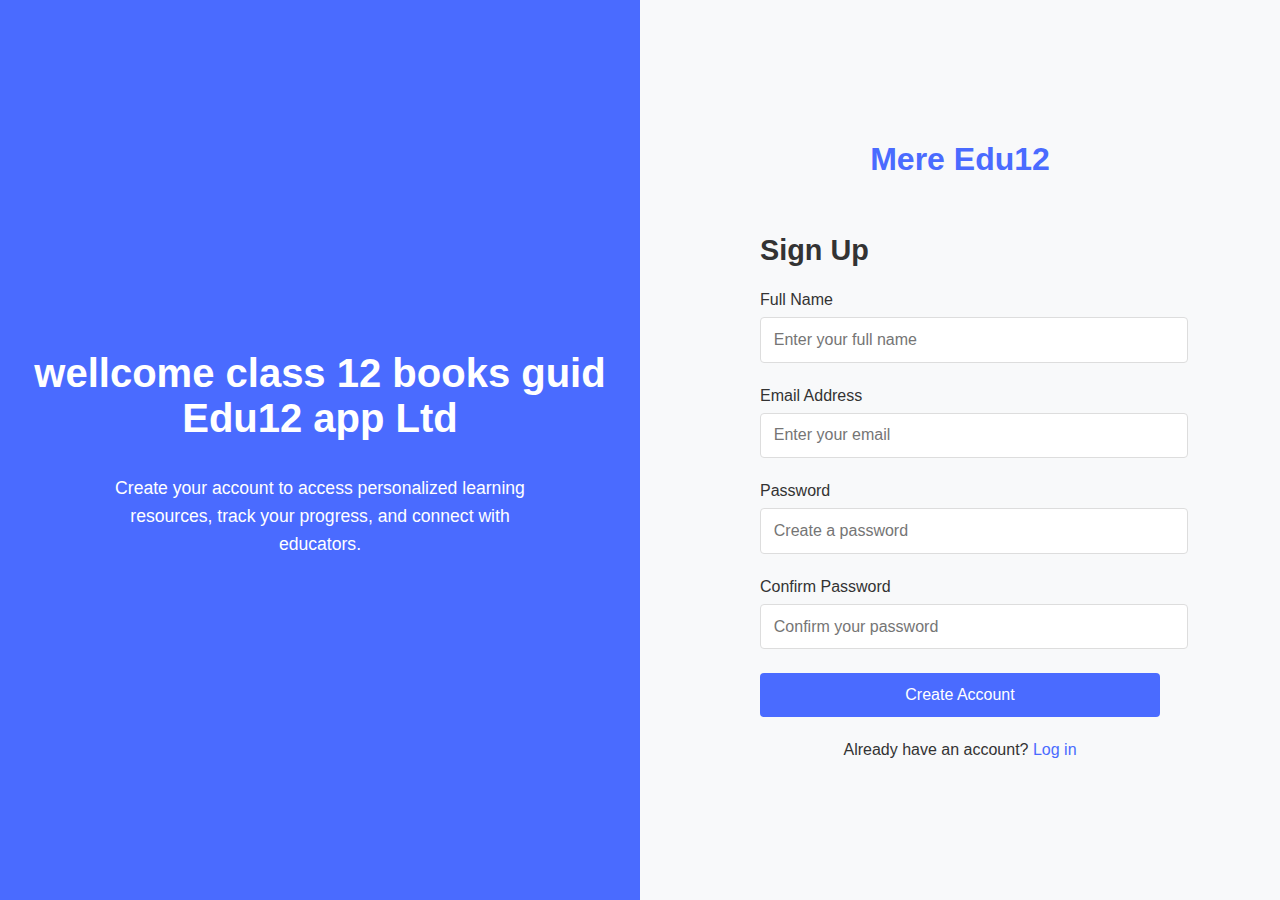
<file: signup.html>
<!DOCTYPE html>
<html lang="en">
<head>
    <meta charset="UTF-8">
    <meta name="viewport" content="width=device-width, initial-scale=1.0">
    <title>Mere Edu12 - Sign Up</title>
    <style>
        :root {
            --primary: #4a6bff;
            --secondary: #f8f9fa;
            --accent: #ff6b6b;
            --text: #333;
            --light: #fff;
        }
        
        body {
            font-family: 'Segoe UI', Tahoma, Geneva, Verdana, sans-serif;
            margin: 0;
            padding: 0;
            background-color: var(--secondary);
            color: var(--text);
        }
        
        .container {
            display: flex;
            min-height: 100vh;
        }
        
        .left-section {
            flex: 1;
            background-color: var(--primary);
            color: var(--light);
            padding: 2rem;
            display: flex;
            flex-direction: column;
            justify-content: center;
            align-items: center;
            text-align: center;
        }
        
        .left-section h1 {
            font-size: 2.5rem;
            margin-bottom: 1rem;
        }
        
        .left-section p {
            font-size: 1.1rem;
            max-width: 80%;
            line-height: 1.6;
        }
        
        .right-section {
            flex: 1;
            display: flex;
            flex-direction: column;
            justify-content: center;
            align-items: center;
            padding: 2rem;
        }
        
        .logo {
            margin-bottom: 2rem;
            font-size: 2rem;
            font-weight: bold;
            color: var(--primary);
        }
        
        .form-container {
            width: 100%;
            max-width: 400px;
        }
        
        .form-title {
            font-size: 1.8rem;
            margin-bottom: 1.5rem;
            color: var(--text);
        }
        
        .form-group {
            margin-bottom: 1.5rem;
        }
        
        .form-group label {
            display: block;
            margin-bottom: 0.5rem;
            font-weight: 500;
        }
        
        .form-group input {
            width: 100%;
            padding: 0.8rem;
            border: 1px solid #ddd;
            border-radius: 4px;
            font-size: 1rem;
        }
        
        .btn {
            background-color: var(--primary);
            color: var(--light);
            border: none;
            padding: 0.8rem 1.5rem;
            border-radius: 4px;
            font-size: 1rem;
            cursor: pointer;
            width: 100%;
            transition: background-color 0.3s;
        }
        
        .btn:hover {
            background-color: #3a5bef;
        }
        
        .login-link {
            text-align: center;
            margin-top: 1.5rem;
        }
        
        .login-link a {
            color: var(--primary);
            text-decoration: none;
            font-weight: 500;
        }
        
        .login-link a:hover {
            text-decoration: underline;
        }
        
        .message {
            margin-top: 1rem;
            padding: 0.8rem;
            border-radius: 4px;
            text-align: center;
            display: none;
        }
        
        .success {
            background-color: #d4edda;
            color: #155724;
        }
        
        .error {
            background-color: #f8d7da;
            color: #721c24;
        }
        
        @media (max-width: 768px) {
            .container {
                flex-direction: column;
            }
            
            .left-section {
                padding: 2rem 1rem;
            }
            
            .right-section {
                padding: 2rem 1rem;
            }
        }
    </style>
</head>
<body>
    <div class="container">
        <div class="left-section">
            <h1>wellcome class 12 books guid 
            Edu12 app Ltd</h1>
            <p>Create your account to access personalized learning resources, track your progress, and connect with educators.</p>
        </div>
        <div class="right-section">
            <div class="logo">Mere Edu12</div>
            <div class="form-container">
                <h2 class="form-title">Sign Up</h2>
                <div id="message" class="message"></div>
                <form id="signupForm">
                    <div class="form-group">
                        <label for="name">Full Name</label>
                        <input type="text" id="name" placeholder="Enter your full name" required>
                    </div>
                    <div class="form-group">
                        <label for="email">Email Address</label>
                        <input type="email" id="email" placeholder="Enter your email" required>
                    </div>
                    <div class="form-group">
                        <label for="password">Password</label>
                        <input type="password" id="password" placeholder="Create a password" required>
                    </div>
                    <div class="form-group">
                        <label for="confirm-password">Confirm Password</label>
                        <input type="password" id="confirm-password" placeholder="Confirm your password" required>
                    </div>
                    <button type="submit" class="btn">Create Account</button>
                </form>
                <div class="login-link">
                    Already have an account? <a href="login.html">Log in</a>
                </div>
            </div>
        </div>
    </div>

    <script>
        document.getElementById('signupForm').addEventListener('submit', async function(e) {
            e.preventDefault();
            
            const name = document.getElementById('name').value;
            const email = document.getElementById('email').value;
            const password = document.getElementById('password').value;
            const confirmPassword = document.getElementById('confirm-password').value;
            
            const messageEl = document.getElementById('message');
            messageEl.style.display = 'none';
            
            // Validate passwords match
            if (password !== confirmPassword) {
                messageEl.textContent = 'Passwords do not match!';
                messageEl.className = 'message error';
                messageEl.style.display = 'block';
                return;
            }
            
            try {
                // Check if user already exists
                const checkResponse = await fetch('https://api.jsonbin.io/v3/b/689c3c1eae596e708fc8ef99/latest', {
                    headers: {
                        'X-Master-Key': '$2a$10$cAXel/UUKn3vZQoDInjeROeJSQ.mPt0TGSMegBOfZMqkvuXtfkZLG'
                    }
                });
                
                const checkData = await checkResponse.json();
                const users = checkData.record.users || [];
                
                const userExists = users.some(user => user.email === email);
                if (userExists) {
                    messageEl.textContent = 'User with this email already exists!';
                    messageEl.className = 'message error';
                    messageEl.style.display = 'block';
                    return;
                }
                
                // Add new user
                const newUser = {
                    name,
                    email,
                    password // Note: In a real app, you should hash the password before storing
                };
                
                users.push(newUser);
                
                const updateResponse = await fetch('https://api.jsonbin.io/v3/b/689c3c1eae596e708fc8ef99', {
                    method: 'PUT',
                    headers: {
                        'Content-Type': 'application/json',
                        'X-Master-Key': '$2a$10$cAXel/UUKn3vZQoDInjeROeJSQ.mPt0TGSMegBOfZMqkvuXtfkZLG'
                    },
                    body: JSON.stringify({ users })
                });
                
                if (updateResponse.ok) {
                    messageEl.textContent = 'Account created successfully! Redirecting to login...';
                    messageEl.className = 'message success';
                    messageEl.style.display = 'block';
                    
                    // Store user email in sessionStorage for login page
                    sessionStorage.setItem('registeredEmail', email);
                    
                    // Redirect to login after 2 seconds
                    setTimeout(() => {
                        window.location.href = 'login.html';
                    }, 2000);
                } else {
                    throw new Error('Failed to create account');
                }
            } catch (error) {
                console.error('Error:', error);
                messageEl.textContent = 'An error occurred. Please try again.';
                messageEl.className = 'message error';
                messageEl.style.display = 'block';
            }
        });
    </script>
</body>
</html>
</file>
